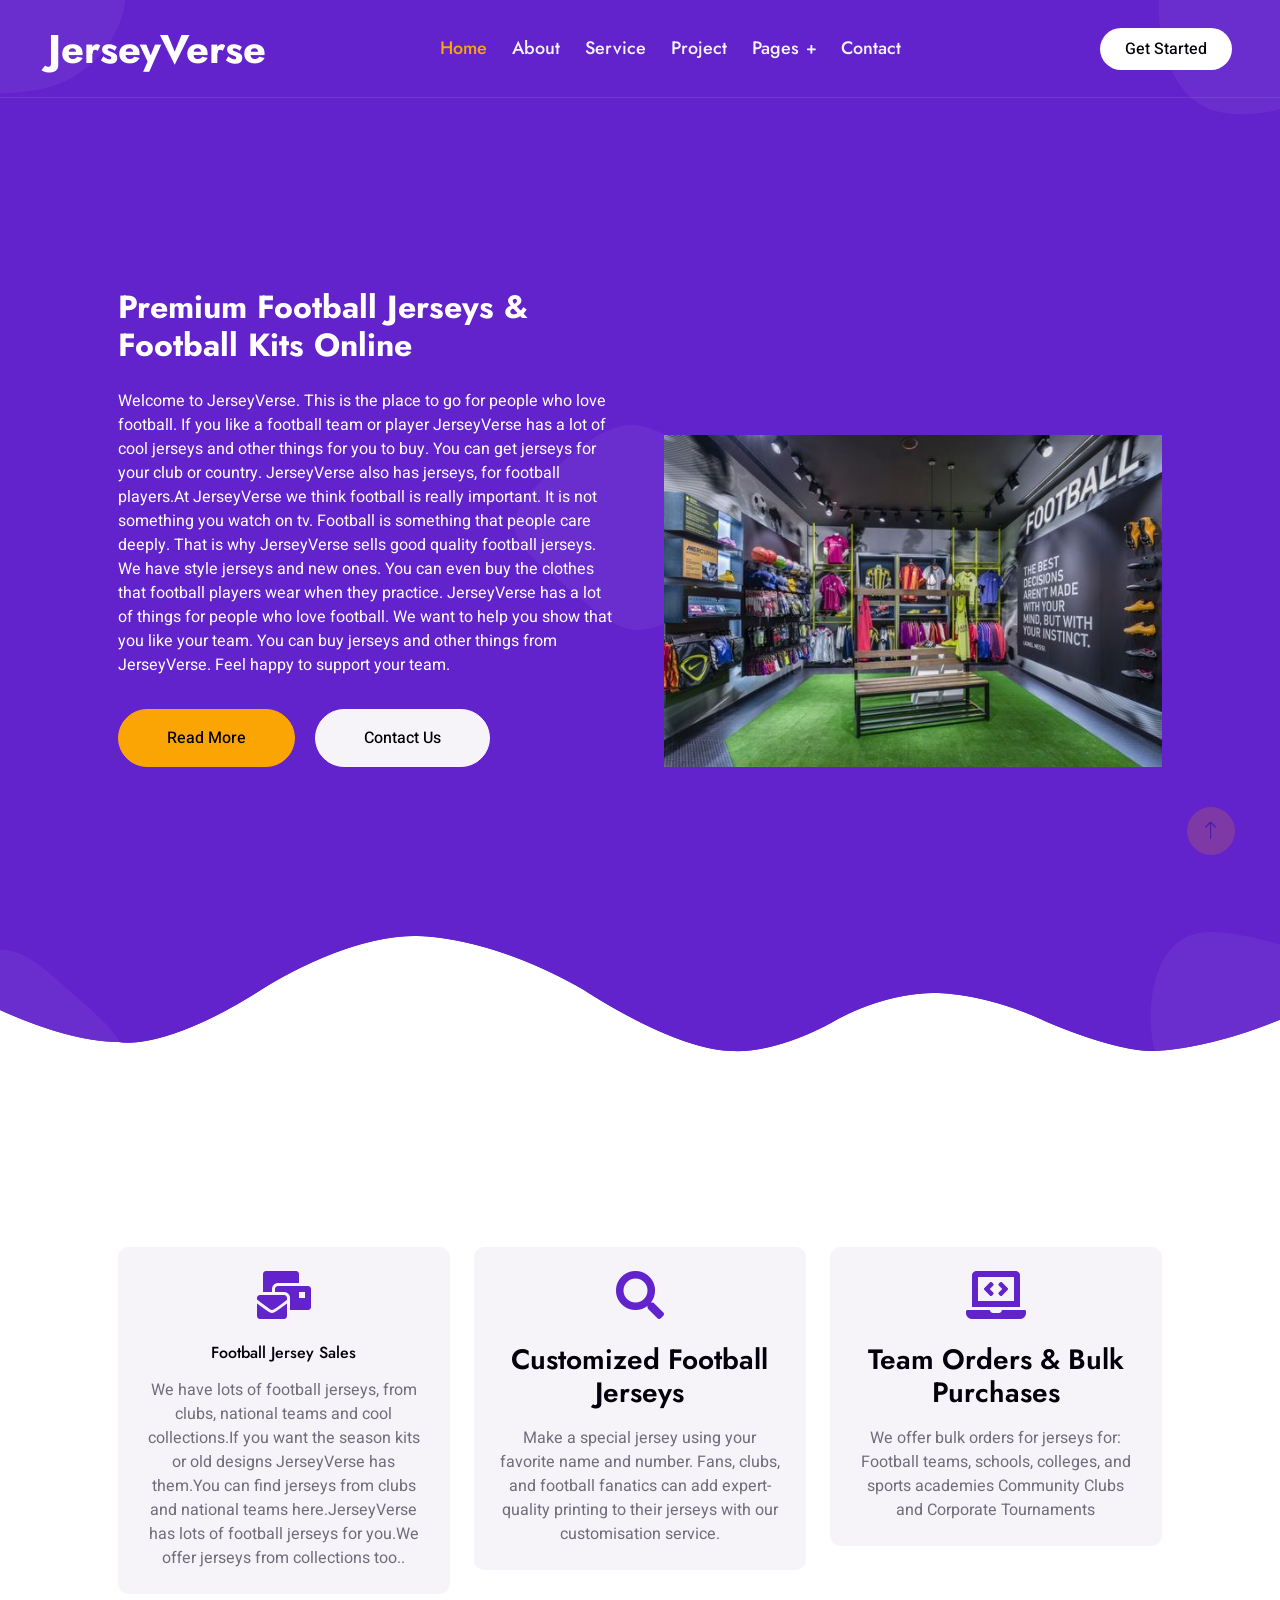
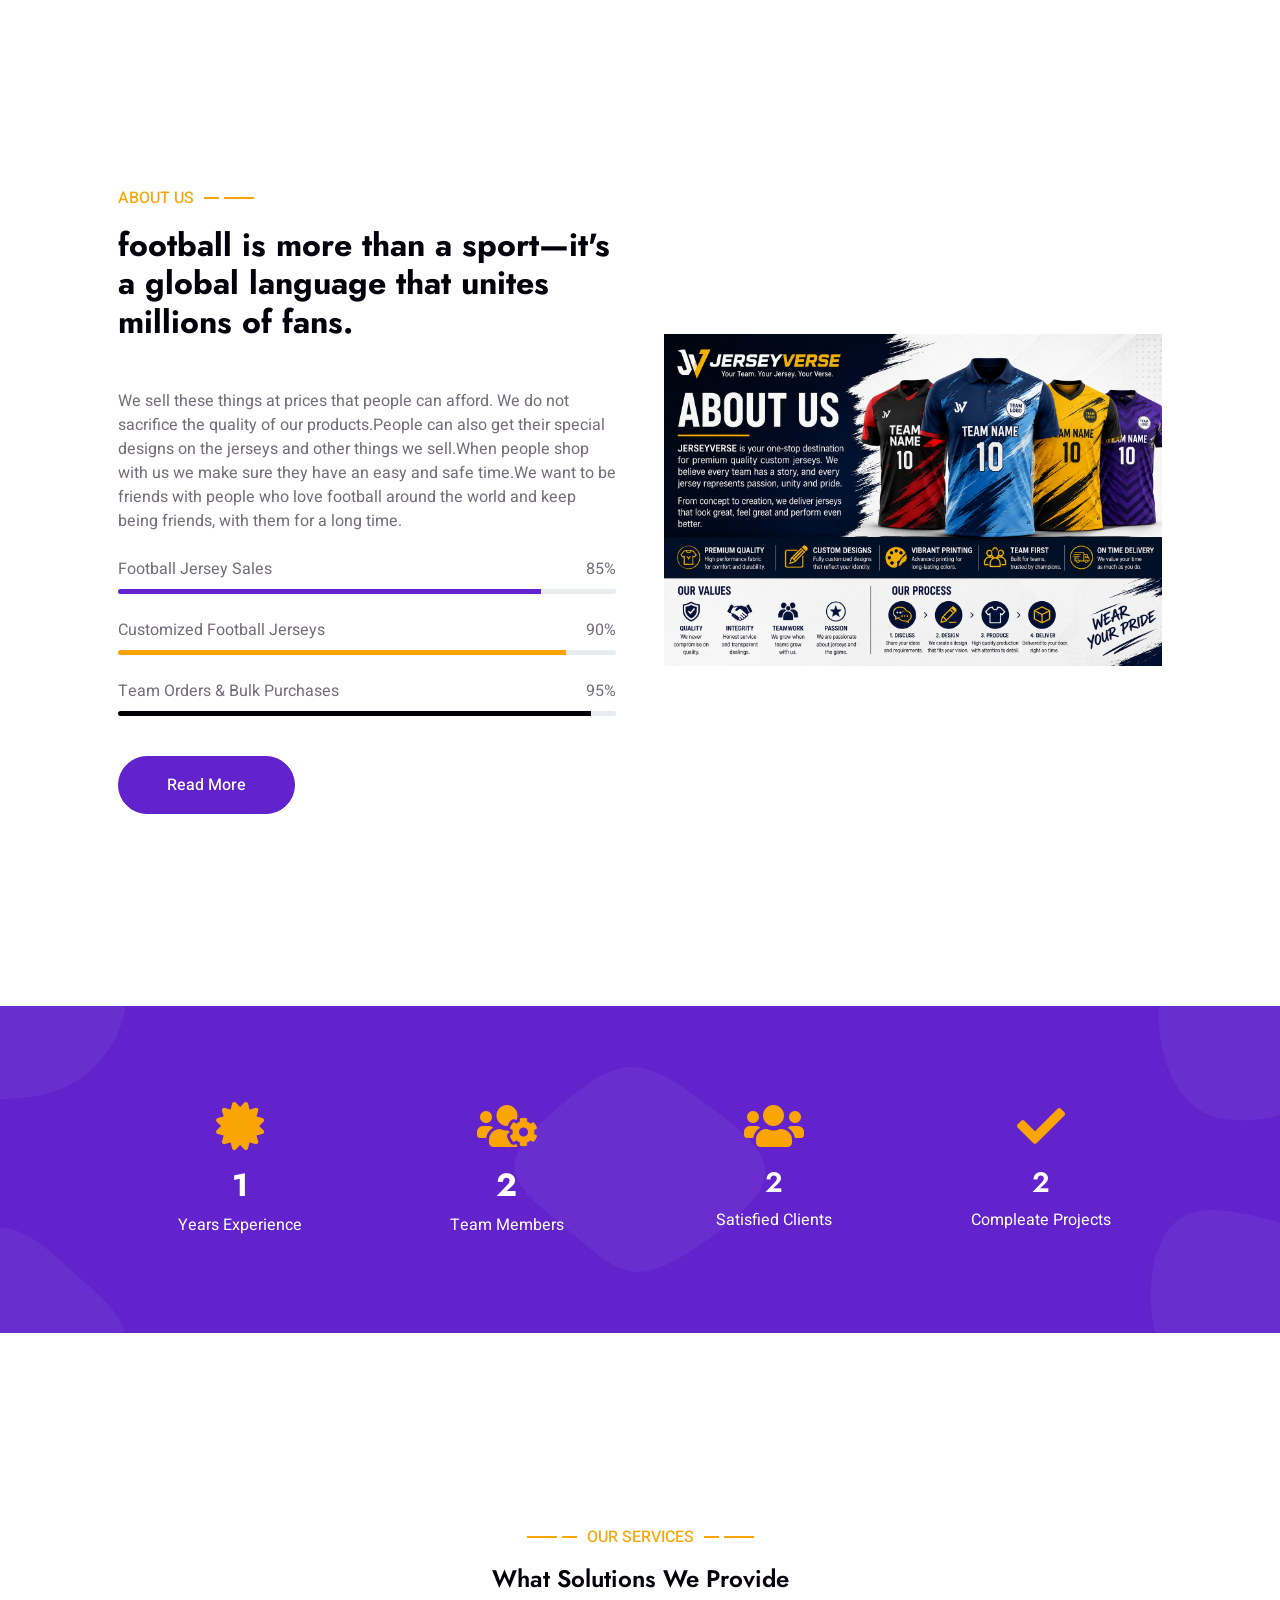
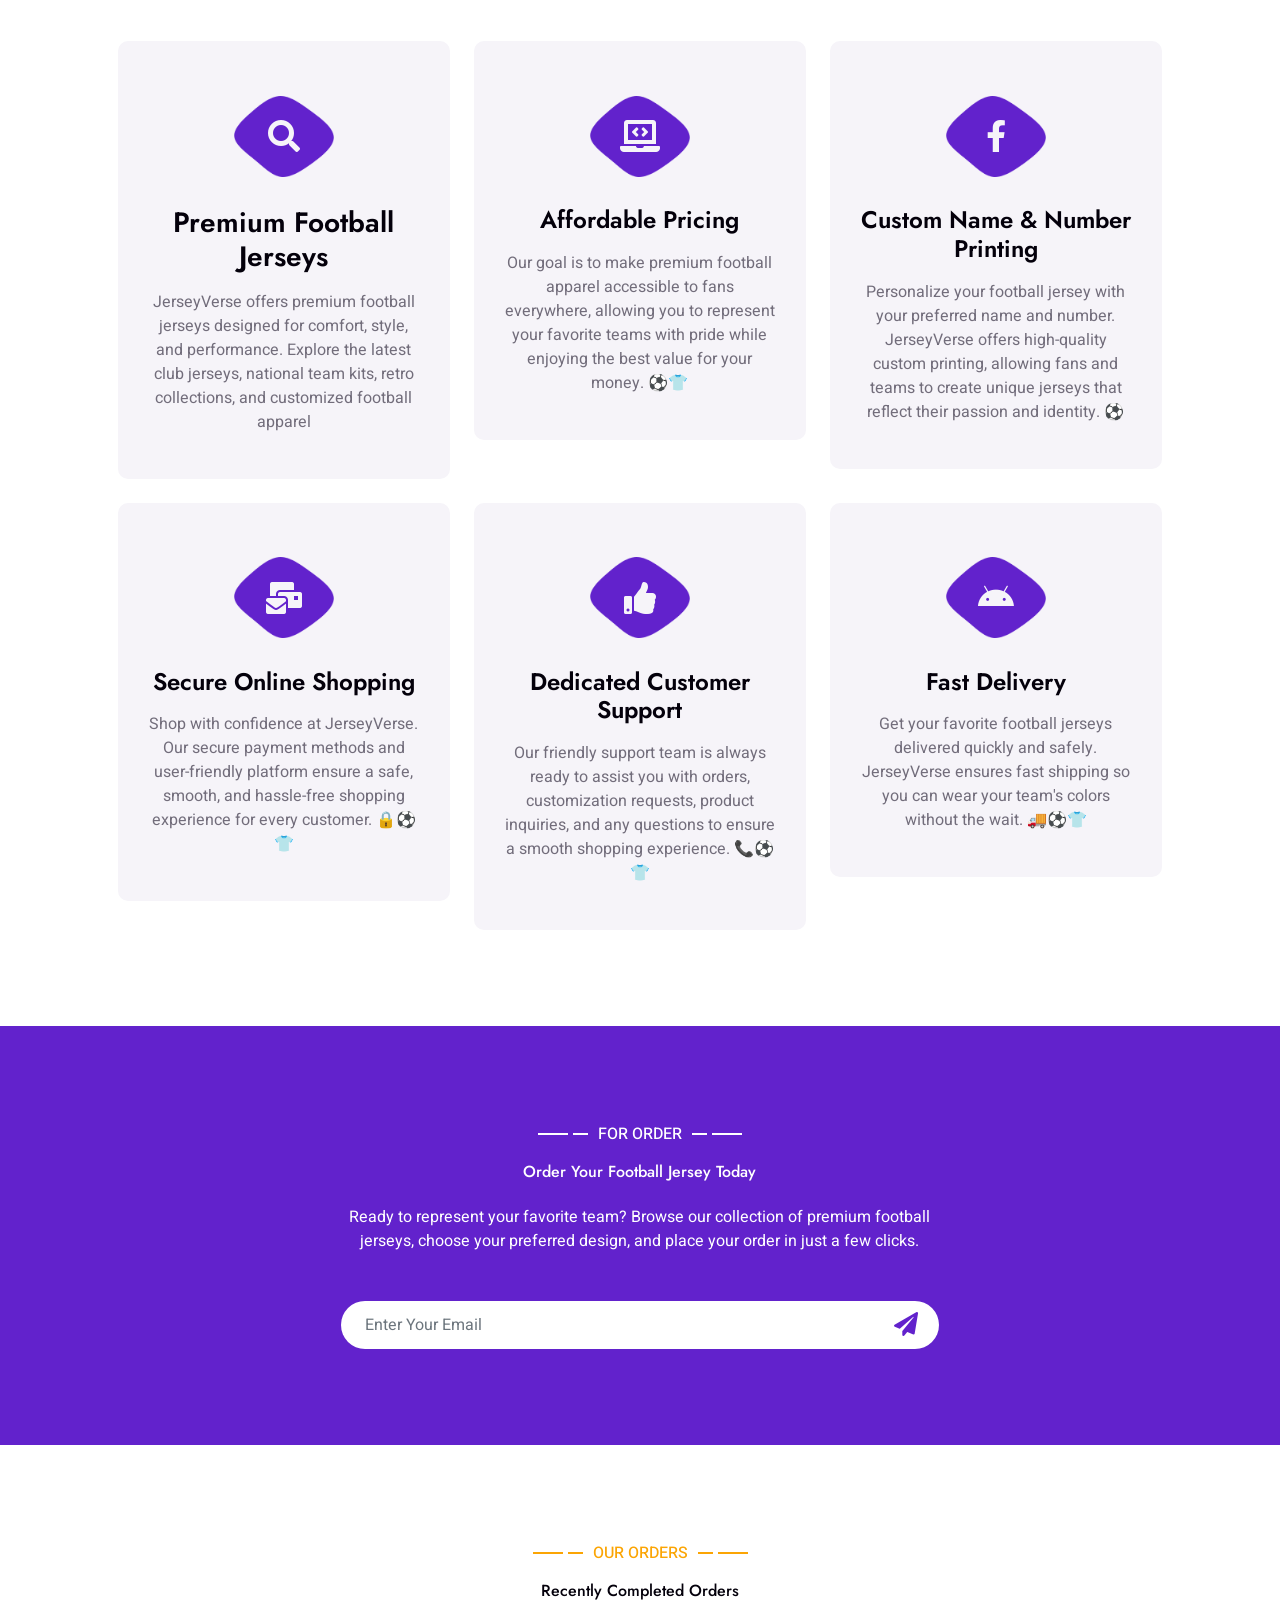
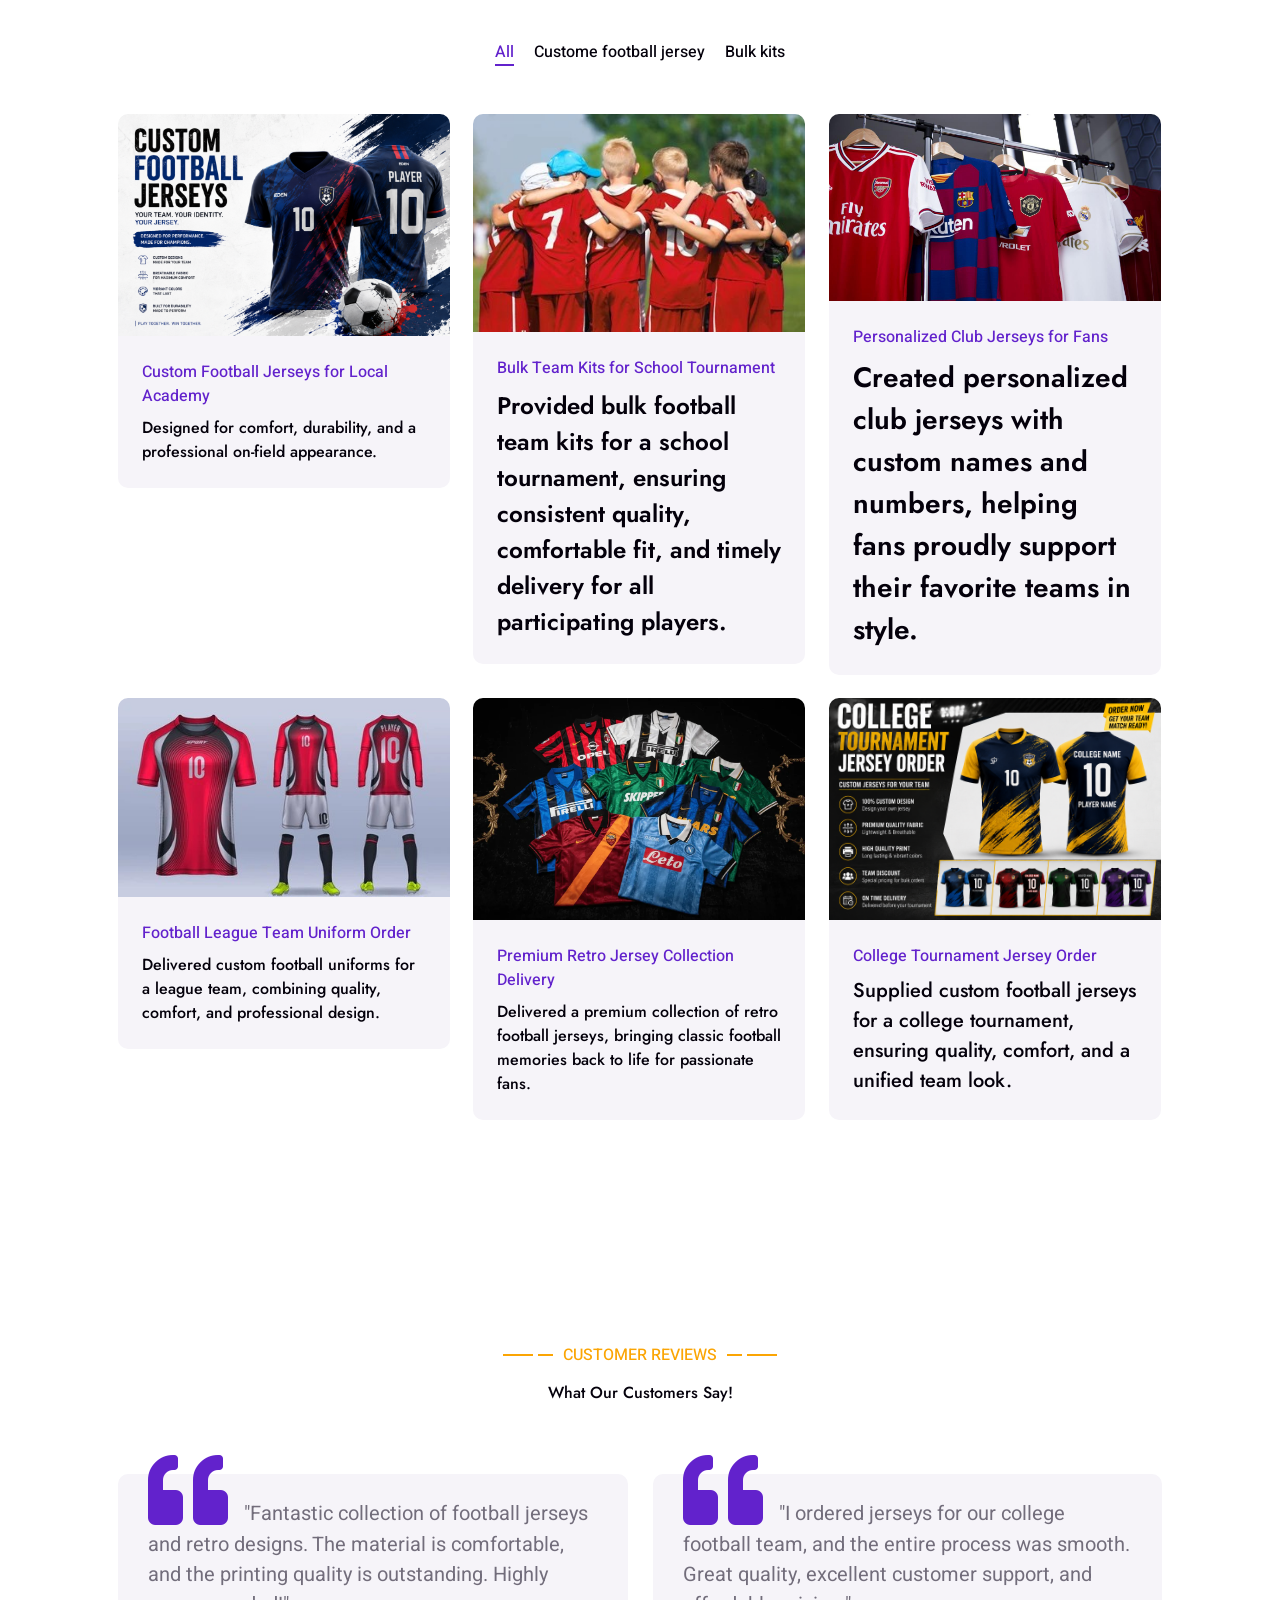
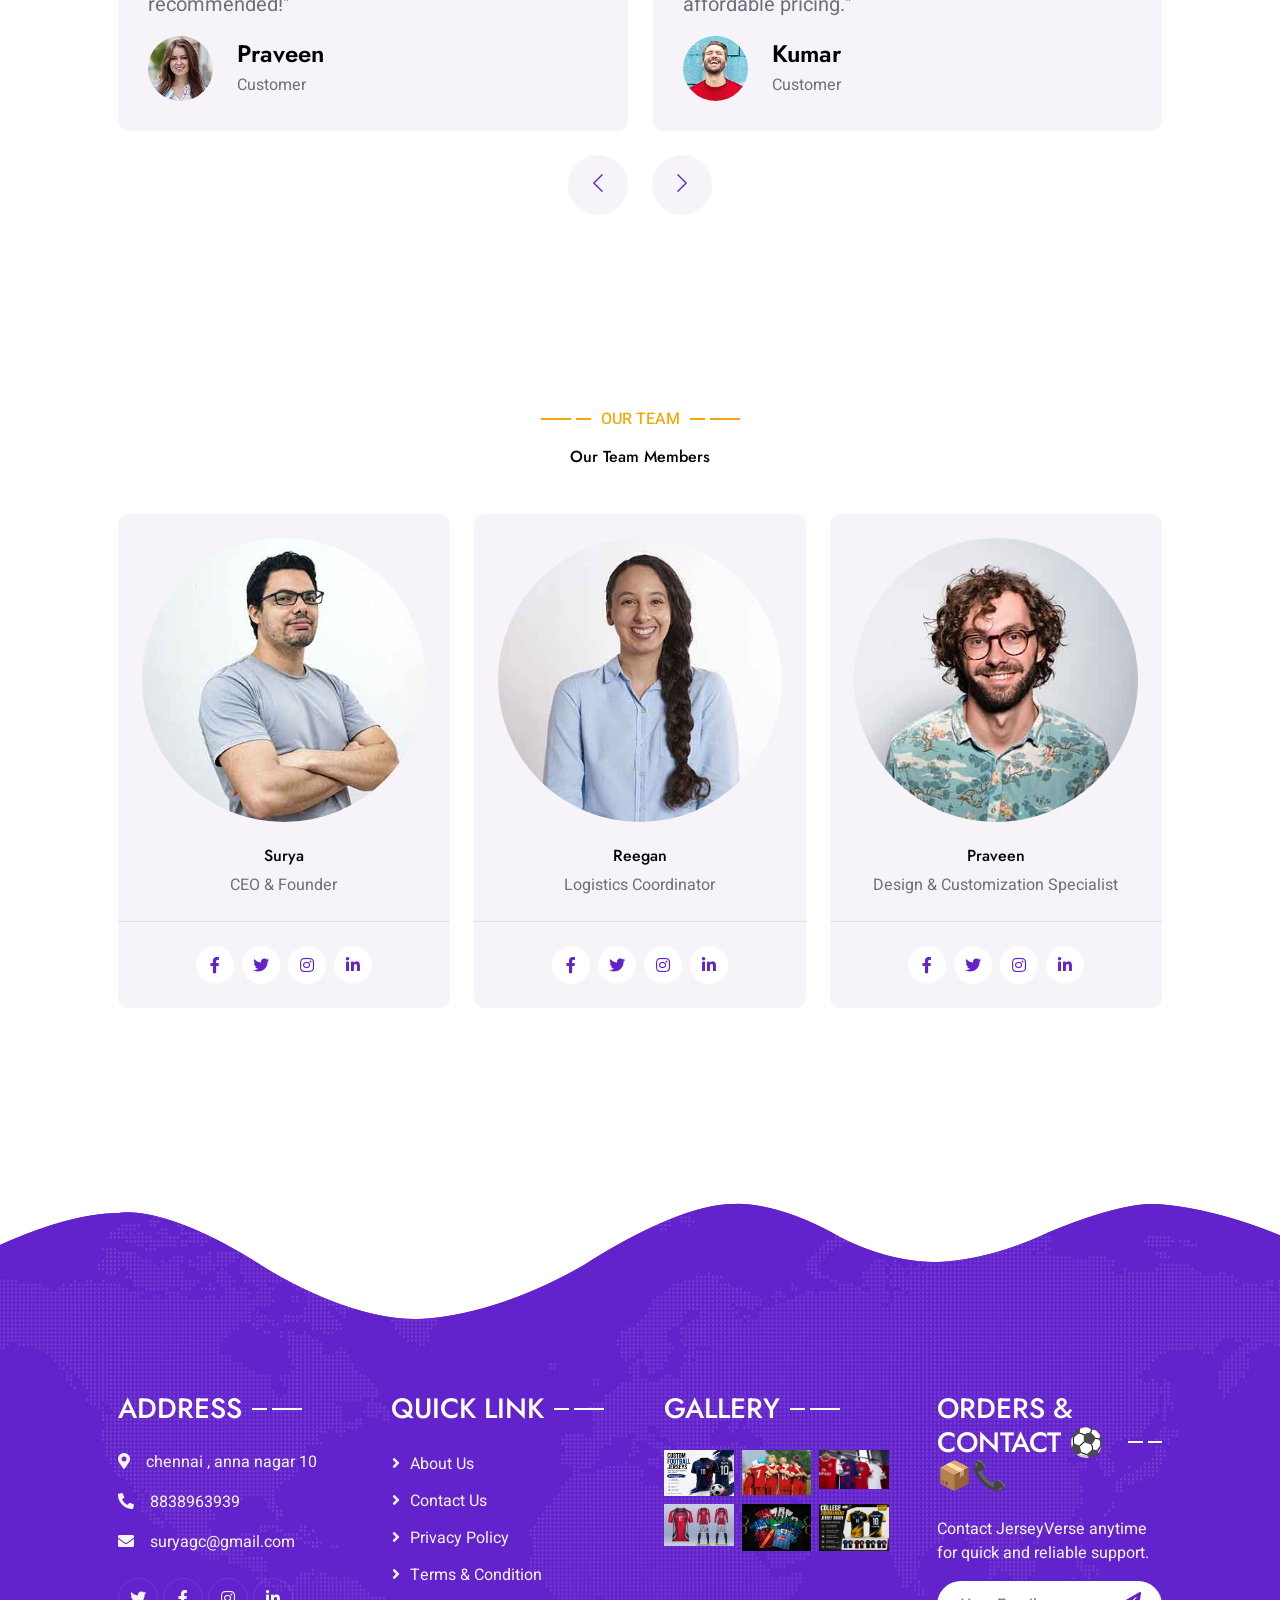
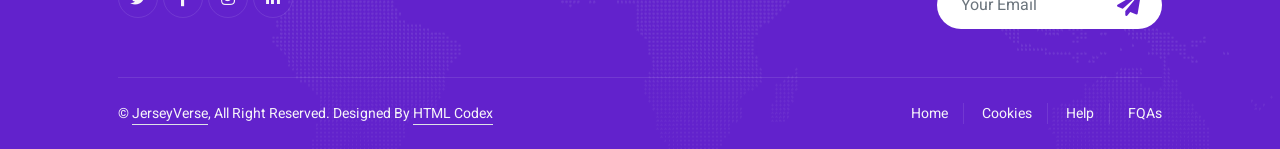
<file: index.html>
<!DOCTYPE html>
<html lang="en">

<head>
	<meta charset="utf-8">
    <title>JerseyVerse - Football Jersey Sales HTML Template</title>
    <meta content="width=device-width, initial-scale=1.0" name="viewport">
    <meta name="keywords" content="Buy custom football jerseys online,football jerseys, custom jerseys, sports jerseys, team uniforms, jersey printing, football kits, JerseyVerse">
	<meta name="description" content="Shop premium custom football jerseys, team uniforms, and sportswear at JerseyVerse. High-quality designs, affordable prices, and fast delivery.">
	<meta property="og:title" content=AI Football Jersey Sales in Chennai>
	<meta property="og:site_name" content=Football Jersey Sales>
	<meta property="og:url" content=https://www.football jerseys.in/football-jersey-shop-in-chennai/>
	<meta property="og:description" content=Jerseyverse - No.1 Football Jersey Sales Course in Chennai.>
	<meta property="og:type" content="">
	<meta property="og:image" content="">
    <meta name="author" content="JerseyVerse">
	<meta name="publisher" content="JerseyVerse">

	<script type="application/ld+json">
{
 "@context":"https://schema.org",
 "@type":"BreadcrumbList",
 "itemListElement":[
 {
 "@type":"ListItem",
 "position":1,
 "name":"Home",
 "item":"https://webpage-git-main-surya2003gc-designs-projects.vercel.app/"
 },
 {
 "@type":"ListItem",
 "position":2,
 "name":"About",
 "item":"https://webpage-git-main-surya2003gc-designs-projects.vercel.app/about.html"
 }
 ]
}
</script>

	<script type="application/ld+json">
{
 "@context":"https://schema.org/",
 "@type":"Product",
 "name":"Custom Football Jersey",
 "image":"https://yourdomain.com/images/jersey.jpg",
 "description":"Premium football jersey with customization.",
 "brand":{
 "@type":"Brand",
 "name":"JerseyVerse"
 },
 "offers":{
 "@type":"Offer",
 "price":"999",
 "priceCurrency":"INR",
 "availability":"https://schema.org/InStock"
 }
}
</script>

	<script type="application/ld+json">
{
 "@context":"https://schema.org",
 "@type":"FAQPage",
 "mainEntity":[
 {
 "@type":"Question",
 "name":"What is JerseyVerse?",
 "acceptedAnswer":{
 "@type":"Answer",
 "text":"JerseyVerse is an online football jersey store offering club jerseys, national team jerseys, retro jerseys and customized football kits."
 }
 },
 {
 "@type":"Question",
 "name":"Do you offer custom football jerseys?",
 "acceptedAnswer":{
 "@type":"Answer",
 "text":"Yes. We provide customized football jerseys with your team name, player name and jersey number."
 }
 }
 ]
}
</script>

	<script type="application/ld+json">
{
 "@context":"https://schema.org",
 "@type":"Organization",
 "name":"JerseyVerse",
 "url":"https://webpage-git-main-surya2003gc-designs-projects.vercel.app/",
 "logo":"https://webpage-git-main-surya2003gc-designs-projects.vercel.app/images/logo.png",
 "description":"JerseyVerse is an online football jersey store offering premium football jerseys, club jerseys, retro jerseys and customized team kits.",
 "sameAs":[
   "https://facebook.com/yourpage",
   "https://instagram.com/yourpage"
 ]
}
</script>

	<script type="application/ld+json">
{
 "@context":"https://schema.org",
 "@type":"WebSite",
 "url":"https://webpage-git-main-surya2003gc-designs-projects.vercel.app/",
 "name":"JerseyVerse",
 "potentialAction":{
   "@type":"SearchAction",
   "target":"https://webpage-git-main-surya2003gc-designs-projects.vercel.app/search?q={search_term_string}",
   "query-input":"required name=search_term_string"
 }
}
</script>
	
	<script type="application/ld+json">
{
  "@context": "https://schema.org",
  "@type": "Article",
  "mainEntityOfPage": {
    "@type": "WebPage",
    "@id": "https://webpage-git-main-surya2003gc-designs-projects.vercel.app/index.html"
  },
  "headline": "jerseyverse",
  "image": "",  
  "author": {
    "@type": "Person",
    "name": "surya",
    "url": "https://webpage-git-main-surya2003gc-designs-projects.vercel.app/index.html"
  },  
  "publisher": {
    "@type": "Organization",
    "name": "surya",
    "logo": {
      "@type": "ImageObject",
      "url": "https://webpage-git-main-surya2003gc-designs-projects.vercel.app/index.html"
    }
  },
  "datePublished": "2026-07-07",
  "dateModified": "2026-07-30"
}
</script>
	<script type="application/ld+json">
	</script>
	<link rel="canonical" href="https://webpage-bay-three.vercel.app/index.html">

		<!-- Google tag (gtag.js) -->
	<script async src="https://www.googletagmanager.com/gtag/js?id=G-T4HEH9N3YG"></script>
	<script>
	  window.dataLayer = window.dataLayer || [];
	  function gtag(){dataLayer.push(arguments);}
	  gtag('js', new Date());
	
	  gtag('config', 'G-T4HEH9N3YG');
	</script>

		<!-- Google Tag Manager -->
	<script>(function(w,d,s,l,i){w[l]=w[l]||[];w[l].push({'gtm.start':
	new Date().getTime(),event:'gtm.js'});var f=d.getElementsByTagName(s)[0],
	j=d.createElement(s),dl=l!='dataLayer'?'&l='+l:'';j.async=true;j.src=
	'https://www.googletagmanager.com/gtm.js?id='+i+dl;f.parentNode.insertBefore(j,f);
	})(window,document,'script','dataLayer','GTM-PSFCFCSZ');</script>
	<!-- End Google Tag Manager -->

	
    <!-- Favicon -->
    <link href="img/favicon.ico" rel="icon">

    <!-- Google Web Fonts -->
    <link rel="preconnect" href="https://fonts.googleapis.com">
    <link rel="preconnect" href="https://fonts.gstatic.com" crossorigin>
    <link href="https://fonts.googleapis.com/css2?family=Heebo:wght@400;500&family=Jost:wght@500;600;700&display=swap" rel="stylesheet"> 

    <!-- Icon Font Stylesheet -->
    <link href="https://cdnjs.cloudflare.com/ajax/libs/font-awesome/5.10.0/css/all.min.css" rel="stylesheet">
    <link href="https://cdn.jsdelivr.net/npm/bootstrap-icons@1.4.1/font/bootstrap-icons.css" rel="stylesheet">

    <!-- Libraries Stylesheet -->
    <link href="lib/animate/animate.min.css" rel="stylesheet">
    <link href="lib/owlcarousel/assets/owl.carousel.min.css" rel="stylesheet">
    <link href="lib/lightbox/css/lightbox.min.css" rel="stylesheet">

    <!-- Customized Bootstrap Stylesheet -->
    <link href="css/bootstrap.min.css" rel="stylesheet">

    <!-- Template Stylesheet -->
    <link href="css/style.css" rel="stylesheet">
</head>

<body>
		<!-- Google Tag Manager (noscript) -->
	<noscript><iframe src="https://www.googletagmanager.com/ns.html?id=GTM-PSFCFCSZ"
	height="0" width="0" style="display:none;visibility:hidden"></iframe></noscript>
	<!-- End Google Tag Manager (noscript) -->
    <div class="container-xxl bg-white p-0">
        <!-- Spinner Start -->
        <div id="spinner" class="show bg-white position-fixed translate-middle w-100 vh-100 top-50 start-50 d-flex align-items-center justify-content-center">
            <div class="spinner-grow text-primary" style="width: 3rem; height: 3rem;" role="status">
                <span class="sr-only">Loading...</span>
            </div>
        </div>
        <!-- Spinner End -->


        <!-- Navbar & Hero Start -->
        <div class="container-xxl position-relative p-0">
            <nav class="navbar navbar-expand-lg navbar-light px-4 px-lg-5 py-3 py-lg-0">
                <a href="" class="navbar-brand p-0">
                    <h1 class="m-0">JerseyVerse</h1>
                    <!-- <img src="img/logo.png" alt="Logo"> -->
                </a>
                <button class="navbar-toggler" type="button" data-bs-toggle="collapse" data-bs-target="#navbarCollapse">
                    <span class="fa fa-bars"></span>
                </button>
                <div class="collapse navbar-collapse" id="navbarCollapse">
                    <div class="navbar-nav mx-auto py-0">
                        <a href="index.html" class="nav-item nav-link active">Home</a>
                        <a href="about.html" class="nav-item nav-link">About</a>
                        <a href="service.html" class="nav-item nav-link">Service</a>
                        <a href="project.html" class="nav-item nav-link">Project</a>
                        <div class="nav-item dropdown">
                            <a href="#" class="nav-link dropdown-toggle" data-bs-toggle="dropdown">Pages</a>
                            <div class="dropdown-menu m-0">
                                <a href="team.html" class="dropdown-item">Our Team</a>
                                <a href="What Our Customers Say.html" class="dropdown-item">What Our Customers Say</a>
                                <a href="404.html" class="dropdown-item">404 Page</a>
                            </div>
                        </div>
                        <a href="contact.html" class="nav-item nav-link">Contact</a>
                    </div>
                    <a href="" class="btn rounded-pill py-2 px-4 ms-3 d-none d-lg-block">Get Started</a>
                </div>
            </nav>

            <div class="container-xxl bg-primary hero-header">
                <div class="container px-lg-5">
                    <div class="row g-5 align-items-end">
                        <div class="col-lg-6 text-center text-lg-start">
                            <h2 class="text-white mb-4 animated slideInDown">Premium Football Jerseys & Football Kits Online</h2>
                            <p class="text-white pb-3 animated slideInDown">Welcome to JerseyVerse. This is the place to go for people who love football. If you like a football team or player JerseyVerse has a lot of cool jerseys and other things for you to buy. You can get jerseys for your club or country. JerseyVerse also has jerseys, for football players.At JerseyVerse we think football is really important. It is not something you watch on tv. Football is something that people care deeply. That is why JerseyVerse sells good quality football jerseys. We have style jerseys and new ones. You can even buy the clothes that football players wear when they practice. JerseyVerse has a lot of things for people who love football. We want to help you show that you like your team. You can buy jerseys and other things from JerseyVerse. Feel happy to support your team.</p>
                            <a href="" class="btn btn-secondary py-sm-3 px-sm-5 rounded-pill me-3 animated slideInLeft">Read More</a>
                            <a href="" class="btn btn-light py-sm-3 px-sm-5 rounded-pill animated slideInRight">Contact Us</a>
                        </div>
                        <div class="col-lg-6 text-center text-lg-start">
                            <img class="img-fluid animated zoomIn" src="img/hero.png" alt="">
                        </div>
                    </div>
                </div>
            </div>
        </div>
        <!-- Navbar & Hero End -->


        <!-- Feature Start -->
        <div class="container-xxl py-5">
            <div class="container py-5 px-lg-5">
                <div class="row g-4">
                    <div class="col-lg-4 wow fadeInUp" data-wow-delay="0.1s">
                        <div class="feature-item bg-light rounded text-center p-4">
                            <i class="fa fa-3x fa-mail-bulk text-primary mb-4"></i>
                            <h6 class="mb-3">Football Jersey Sales</h6>
                            <p class="m-0">We have lots of football jerseys, from clubs, national teams and cool collections.If you want the season kits or old designs JerseyVerse has them.You can find jerseys from clubs and national teams here.JerseyVerse has lots of football jerseys for you.We offer jerseys from collections too..</p>
                        </div>
                    </div>
                    <div class="col-lg-4 wow fadeInUp" data-wow-delay="0.3s">
                        <div class="feature-item bg-light rounded text-center p-4">
                            <i class="fa fa-3x fa-search text-primary mb-4"></i>
                            <h3 class="mb-3">Customized Football Jerseys</h3>
                            <p class="m-0">Make a special jersey using your favorite name and number. Fans, clubs, and football fanatics can add expert-quality printing to their jerseys with our customisation service.</p>
                        </div>
                    </div>
                    <div class="col-lg-4 wow fadeInUp" data-wow-delay="0.5s">
                        <div class="feature-item bg-light rounded text-center p-4">
                            <i class="fa fa-3x fa-laptop-code text-primary mb-4"></i>
                            <h3 class="mb-3">Team Orders & Bulk Purchases</h3>
                            <p class="m-0">We offer bulk orders for jerseys for: Football teams, schools, colleges, and sports academies Community Clubs and Corporate Tournaments</p>
                        </div>
                    </div>
                </div>
            </div>
        </div>
        <!-- Feature End -->


        <!-- About Start -->
        <div class="container-xxl py-5">
            <div class="container py-5 px-lg-5">
                <div class="row g-5 align-items-center">
                    <div class="col-lg-6 wow fadeInUp" data-wow-delay="0.1s">
                        <p class="section-title text-secondary">About Us<span></span></p>
                        <h2 class="mb-5"> football is more than a sport—it's a global language that unites millions of fans.</h2>
                        <p class="mb-4">We sell these things at prices that people can afford. We do not sacrifice the quality of our products.People can also get their special designs on the jerseys and other things we sell.When people shop with us we make sure they have an easy and safe time.We want to be friends with people who love football around the world and keep being friends, with them for a long time.</p>
                        <div class="skill mb-4">
                            <div class="d-flex justify-content-between">
                                <p class="mb-2">Football Jersey Sales</p>
                                <p class="mb-2">85%</p>
                            </div>
                            <div class="progress">
                                <div class="progress-bar bg-primary" role="progressbar" aria-valuenow="85" aria-valuemin="0" aria-valuemax="100"></div>
                            </div>
                        </div>
                        <div class="skill mb-4">
                            <div class="d-flex justify-content-between">
                                <p class="mb-2">Customized Football Jerseys</p>
                                <p class="mb-2">90%</p>
                            </div>
                            <div class="progress">
                                <div class="progress-bar bg-secondary" role="progressbar" aria-valuenow="90" aria-valuemin="0" aria-valuemax="100"></div>
                            </div>
                        </div>
                        <div class="skill mb-4">
                            <div class="d-flex justify-content-between">
                                <p class="mb-2">Team Orders & Bulk Purchases</p>
                                <p class="mb-2">95%</p>
                            </div>
                            <div class="progress">
                                <div class="progress-bar bg-dark" role="progressbar" aria-valuenow="95" aria-valuemin="0" aria-valuemax="100"></div>
                            </div>
                        </div>
                        <a href="" class="btn btn-primary py-sm-3 px-sm-5 rounded-pill mt-3">Read More</a>
                    </div>
                    <div class="col-lg-6">
                        <img class="img-fluid wow zoomIn" data-wow-delay="0.5s" src="img/about.png">
                    </div>
                </div>
            </div>
        </div>
        <!-- About End -->


        <!-- Facts Start -->
        <div class="container-xxl bg-primary fact py-5 wow fadeInUp" data-wow-delay="0.1s">
            <div class="container py-5 px-lg-5">
                <div class="row g-4">
                    <div class="col-md-6 col-lg-3 text-center wow fadeIn" data-wow-delay="0.1s">
                        <i class="fa fa-certificate fa-3x text-secondary mb-3"></i>
                        <h2 class="text-white mb-2" data-toggle="counter-up">1</h2>
                        <p class="text-white mb-0">Years Experience</p>
                    </div>
                    <div class="col-md-6 col-lg-3 text-center wow fadeIn" data-wow-delay="0.3s">
                        <i class="fa fa-users-cog fa-3x text-secondary mb-3"></i>
                        <h2 class="text-white mb-2" data-toggle="counter-up">4</h2>
                        <p class="text-white mb-0">Team Members</p>
                    </div>
                    <div class="col-md-6 col-lg-3 text-center wow fadeIn" data-wow-delay="0.5s">
                        <i class="fa fa-users fa-3x text-secondary mb-3"></i>
                        <h3 class="text-white mb-2" data-toggle="counter-up">4</h3>
                        <p class="text-white mb-0">Satisfied Clients</p>
                    </div>
                    <div class="col-md-6 col-lg-3 text-center wow fadeIn" data-wow-delay="0.7s">
                        <i class="fa fa-check fa-3x text-secondary mb-3"></i>
                        <h3 class="text-white mb-2" data-toggle="counter-up">4</h3>
                        <p class="text-white mb-0">Compleate Projects</p>
                    </div>
                </div>
            </div>
        </div>
        <!-- Facts End -->


        <!-- Service Start -->
        <div class="container-xxl py-5">
            <div class="container py-5 px-lg-5">
                <div class="wow fadeInUp" data-wow-delay="0.1s">
                    <p class="section-title text-secondary justify-content-center"><span></span>Our Services<span></span></p>
                    <h4 class="text-center mb-5">What Solutions We Provide</h4>
                </div>
                <div class="row g-4">
                    <div class="col-lg-4 col-md-6 wow fadeInUp" data-wow-delay="0.1s">
                        <div class="service-item d-flex flex-column text-center rounded">
                            <div class="service-icon flex-shrink-0">
                                <i class="fa fa-search fa-2x"></i>
                            </div>
                            <h3 class="mb-3">Premium Football Jerseys</h3>
                            <p class="m-0">JerseyVerse offers premium football jerseys designed for comfort, style, and performance. Explore the latest club jerseys, national team kits, retro collections, and customized football apparel</p>
                            <a class="btn btn-square" href=""><i class="fa fa-arrow-right"></i></a>
                        </div>
                    </div>
                    <div class="col-lg-4 col-md-6 wow fadeInUp" data-wow-delay="0.3s">
                        <div class="service-item d-flex flex-column text-center rounded">
                            <div class="service-icon flex-shrink-0">
                                <i class="fa fa-laptop-code fa-2x"></i>
                            </div>
                            <h4 class="mb-3">Affordable Pricing</h4>
                            <p class="m-0">Our goal is to make premium football apparel accessible to fans everywhere, allowing you to represent your favorite teams with pride while enjoying the best value for your money. ⚽👕</p>
                            <a class="btn btn-square" href=""><i class="fa fa-arrow-right"></i></a>
                        </div>
                    </div>
                    <div class="col-lg-4 col-md-6 wow fadeInUp" data-wow-delay="0.5s">
                        <div class="service-item d-flex flex-column text-center rounded">
                            <div class="service-icon flex-shrink-0">
                                <i class="fab fa-facebook-f fa-2x"></i>
                            </div>
                            <h4 class="mb-3">Custom Name & Number Printing</h4>
                            <p class="m-0">Personalize your football jersey with your preferred name and number. JerseyVerse offers high-quality custom printing, allowing fans and teams to create unique jerseys that reflect their passion and identity. ⚽</p>
                            <a class="btn btn-square" href=""><i class="fa fa-arrow-right"></i></a>
                        </div>
                    </div>
                    <div class="col-lg-4 col-md-6 wow fadeInUp" data-wow-delay="0.1s">
                        <div class="service-item d-flex flex-column text-center rounded">
                            <div class="service-icon flex-shrink-0">
                                <i class="fa fa-mail-bulk fa-2x"></i>
                            </div>
                            <h4 class="mb-3">Secure Online Shopping</h4>
                            <p class="m-0">Shop with confidence at JerseyVerse. Our secure payment methods and user-friendly platform ensure a safe, smooth, and hassle-free shopping experience for every customer. 🔒⚽👕</p>
                            <a class="btn btn-square" href=""><i class="fa fa-arrow-right"></i></a>
                        </div>
                    </div>
                    <div class="col-lg-4 col-md-6 wow fadeInUp" data-wow-delay="0.3s">
                        <div class="service-item d-flex flex-column text-center rounded">
                            <div class="service-icon flex-shrink-0">
                                <i class="fa fa-thumbs-up fa-2x"></i>
                            </div>
                            <h4 class="mb-3">Dedicated Customer Support</h4>
                            <p class="m-0">Our friendly support team is always ready to assist you with orders, customization requests, product inquiries, and any questions to ensure a smooth shopping experience. 📞⚽👕</p>
                            <a class="btn btn-square" href=""><i class="fa fa-arrow-right"></i></a>
                        </div>
                    </div>
                    <div class="col-lg-4 col-md-6 wow fadeInUp" data-wow-delay="0.5s">
                        <div class="service-item d-flex flex-column text-center rounded">
                            <div class="service-icon flex-shrink-0">
                                <i class="fab fa-android fa-2x"></i>
                            </div>
                            <h4 class="mb-3">Fast Delivery</h4>
                            <p class="m-0">Get your favorite football jerseys delivered quickly and safely. JerseyVerse ensures fast shipping so you can wear your team's colors without the wait. 🚚⚽👕</p>
                            <a class="btn btn-square" href=""><i class="fa fa-arrow-right"></i></a>
                        </div>
                    </div>
                </div>
            </div>
        </div>
        <!-- Service End -->


        <!-- For Order Start -->
        <div class="container-xxl bg-primary For Order py-5 wow fadeInUp" data-wow-delay="0.1s">
            <div class="container py-5 px-lg-5">
                <div class="row justify-content-center">
                    <div class="col-lg-7 text-center">
                        <p class="section-title text-white justify-content-center"><span></span>For Order<span></span></p>
                        <h6 class="text-center text-white mb-4">Order Your Football Jersey Today</h6>
                        <p class="text-white mb-5">Ready to represent your favorite team? Browse our collection of premium football jerseys, choose your preferred design, and place your order in just a few clicks.</p>
                        <div class="position-relative w-100 mt-3">
                            <input class="form-control border-0 rounded-pill w-100 ps-4 pe-5" type="text" placeholder="Enter Your Email" style="height: 48px;">
                            <button type="button" class="btn shadow-none position-absolute top-0 end-0 mt-1 me-2"><i class="fa fa-paper-plane text-primary fs-4"></i></button>
                        </div>
                    </div>
                </div>
            </div>
        </div>
        <!-- For Order End -->


        <!-- Projects Start -->
        <div class="container-xxl py-5">
            <div class="container py-5 px-lg-5">
                <div class="wow fadeInUp" data-wow-delay="0.1s">
                    <p class="section-title text-secondary justify-content-center"><span></span>Our Orders<span></span></p>
                    <h6 class="text-center mb-5">Recently Completed Orders</h6>
                </div>
                <div class="row mt-n2 wow fadeInUp" data-wow-delay="0.3s">
                    <div class="col-12 text-center">
                        <ul class="list-inline mb-5" id="portfolio-flters">
                            <li class="mx-2 active" data-filter="*">All</li>
                            <li class="mx-2" data-filter=".first">Custome football jersey</li>
                            <li class="mx-2" data-filter=".second">Bulk kits</li>
                        </ul>
                    </div>
                </div>
                <div class="row g-4 portfolio-container">
                    <div class="col-lg-4 col-md-6 portfolio-item first wow fadeInUp" data-wow-delay="0.1s">
                        <div class="rounded overflow-hidden">
                            <div class="position-relative overflow-hidden">
                                <img class="img-fluid w-100" src="img/portfolio-1.jpg" alt="">
                                <div class="portfolio-overlay">
                                    <a class="btn btn-square btn-outline-light mx-1" href="img/portfolio-1.jpg" data-lightbox="portfolio"><i class="fa fa-eye"></i></a>
                                    <a class="btn btn-square btn-outline-light mx-1" href=""><i class="fa fa-link"></i></a>
                                </div>
                            </div>
                            <div class="bg-light p-4">
                                <p class="text-primary fw-medium mb-2">Custom Football Jerseys for Local Academy</p>
                                <h6 class="lh-base mb-0">Designed for comfort, durability, and a professional on-field appearance.</a>
                            </div>
                        </div>
                    </div>
                    <div class="col-lg-4 col-md-6 portfolio-item second wow fadeInUp" data-wow-delay="0.3s">
                        <div class="rounded overflow-hidden">
                            <div class="position-relative overflow-hidden">
                                <img class="img-fluid w-100" src="img/portfolio-2.jpg" alt="">
                                <div class="portfolio-overlay">
                                    <a class="btn btn-square btn-outline-light mx-1" href="img/portfolio-2.jpg" data-lightbox="portfolio"><i class="fa fa-eye"></i></a>
                                    <a class="btn btn-square btn-outline-light mx-1" href=""><i class="fa fa-link"></i></a>
                                </div>
                            </div>
                            <div class="bg-light p-4">
                                <p class="text-primary fw-medium mb-2">Bulk Team Kits for School Tournament</p>
                                <h4 class="lh-base mb-0">Provided bulk football team kits for a school tournament, ensuring consistent quality, comfortable fit, and timely delivery for all participating players.</a>
                            </div>
                        </div>
                    </div>
                    <div class="col-lg-4 col-md-6 portfolio-item first wow fadeInUp" data-wow-delay="0.5s">
                        <div class="rounded overflow-hidden">
                            <div class="position-relative overflow-hidden">
                                <img class="img-fluid w-100" src="img/portfolio-3.jpg" alt="">
                                <div class="portfolio-overlay">
                                    <a class="btn btn-square btn-outline-light mx-1" href="img/portfolio-3.jpg" data-lightbox="portfolio"><i class="fa fa-eye"></i></a>
                                    <a class="btn btn-square btn-outline-light mx-1" href=""><i class="fa fa-link"></i></a>
                                </div>
                            </div>
                            <div class="bg-light p-4">
                                <p class="text-primary fw-medium mb-2">Personalized Club Jerseys for Fans</p>
                                <h3 class="lh-base mb-0">Created personalized club jerseys with custom names and numbers, helping fans proudly support their favorite teams in style.</a>
                            </div>
                        </div>
                    </div>
                    <div class="col-lg-4 col-md-6 portfolio-item second wow fadeInUp" data-wow-delay="0.1s">
                        <div class="rounded overflow-hidden">
                            <div class="position-relative overflow-hidden">
                                <img class="img-fluid w-100" src="img/portfolio-4.jpg" alt="">
                                <div class="portfolio-overlay">
                                    <a class="btn btn-square btn-outline-light mx-1" href="img/portfolio-4.jpg" data-lightbox="portfolio"><i class="fa fa-eye"></i></a>
                                    <a class="btn btn-square btn-outline-light mx-1" href=""><i class="fa fa-link"></i></a>
                                </div>
                            </div>
                            <div class="bg-light p-4">
                                <p class="text-primary fw-medium mb-2">Football League Team Uniform Order</p>
                                <h6 class="lh-base mb-0">Delivered custom football uniforms for a league team, combining quality, comfort, and professional design.
</a>
                            </div>
                        </div>
                    </div>
                    <div class="col-lg-4 col-md-6 portfolio-item first wow fadeInUp" data-wow-delay="0.3s">
                        <div class="rounded overflow-hidden">
                            <div class="position-relative overflow-hidden">
                                <img class="img-fluid w-100" src="img/portfolio-5.jpg" alt="">
                                <div class="portfolio-overlay">
                                    <a class="btn btn-square btn-outline-light mx-1" href="img/portfolio-5.jpg" data-lightbox="portfolio"><i class="fa fa-eye"></i></a>
                                    <a class="btn btn-square btn-outline-light mx-1" href=""><i class="fa fa-link"></i></a>
                                </div>
                            </div>
                            <div class="bg-light p-4">
                                <p class="text-primary fw-medium mb-2">Premium Retro Jersey Collection Delivery</p>
                                <h6 class="lh-base mb-0">Delivered a premium collection of retro football jerseys, bringing classic football memories back to life for passionate fans.
</a>
                            </div>
                        </div>
                    </div>
                    <div class="col-lg-4 col-md-6 portfolio-item second wow fadeInUp" data-wow-delay="0.5s">
                        <div class="rounded overflow-hidden">
                            <div class="position-relative overflow-hidden">
                                <img class="img-fluid w-100" src="img/portfolio-6.jpg" alt="">
                                <div class="portfolio-overlay">
                                    <a class="btn btn-square btn-outline-light mx-1" href="img/portfolio-6.jpg" data-lightbox="portfolio"><i class="fa fa-eye"></i></a>
                                    <a class="btn btn-square btn-outline-light mx-1" href=""><i class="fa fa-link"></i></a>
                                </div>
                            </div>
                            <div class="bg-light p-4">
                                <p class="text-primary fw-medium mb-2">College Tournament Jersey Order</p>
                                <h5 class="lh-base mb-0">Supplied custom football jerseys for a college tournament, ensuring quality, comfort, and a unified team look.
</a>
                            </div>
                        </div>
                    </div>
                </div>
            </div>
        </div>
        <!-- Projects End -->


            <!-- Testimonial Start -->
	        <div class="container-xxl py-5 wow fadeInUp" data-wow-delay="0.1s">
	            <div class="container py-5 px-lg-5">
	                <p class="section-title text-secondary justify-content-center"><span></span>Customer Reviews<span></span></p>
	                <h6 class="text-center mb-5">What Our Customers Say!</h6>
	                <div class="owl-carousel testimonial-carousel">
	                    <div class="testimonial-item bg-light rounded my-4">
	                        <p class="fs-5"><i class="fa fa-quote-left fa-4x text-primary mt-n4 me-3"></i>"Fantastic collection of football jerseys and retro designs. The material is comfortable, and the printing quality is outstanding. Highly recommended!"</p>
	                        <div class="d-flex align-items-center">
	                            <img class="img-fluid flex-shrink-0 rounded-circle" src="img/testimonial-1.jpg" style="width: 65px; height: 65px;">
	                            <div class="ps-4">
	                                <h4 class="mb-1">Praveen</h4>
	                                <span>Customer</span>
	                            </div>
	                        </div>
	                    </div>
	                    <div class="testimonial-item bg-light rounded my-4">
	                        <p class="fs-5"><i class="fa fa-quote-left fa-4x text-primary mt-n4 me-3"></i>"I ordered jerseys for our college football team, and the entire process was smooth. Great quality, excellent customer support, and affordable pricing."</p>
	                        <div class="d-flex align-items-center">
	                            <img class="img-fluid flex-shrink-0 rounded-circle" src="img/testimonial-2.jpg" style="width: 65px; height: 65px;">
	                            <div class="ps-4">
	                                <h4 class="mb-1">Kumar</h4>
	                                <span>Customer</span>
	                            </div>
	                        </div>
	                    </div>
	                    <div class="testimonial-item bg-light rounded my-4">
	                        <p class="fs-5"><i class="fa fa-quote-left fa-4x text-primary mt-n4 me-3"></i>"The quality of the jersey exceeded my expectations. The customization was perfect, and the delivery was fast. JerseyVerse is now my go-to store for football jerseys!"</p>
	                        <div class="d-flex align-items-center">
	                            <img class="img-fluid flex-shrink-0 rounded-circle" src="img/hero.png" style="width: 65px; height: 65px;">
	                            <div class="ps-4">
	                                <h4 class="mb-1">Reegan</h4>
	                                <span>Customer</span>
                            </div>
                        </div>
                    </div>
                </div>
            </div>
        </div>
        <!-- Testimonial End -->


        <!-- Team Start -->
        <div class="container-xxl py-5">
            <div class="container py-5 px-lg-5">
                <div class="wow fadeInUp" data-wow-delay="0.1s">
                    <p class="section-title text-secondary justify-content-center"><span></span>Our Team<span></span></p>
                    <h6 class="text-center mb-5">Our Team Members</h6>
                </div>
                <div class="row g-4">
                    <div class="col-lg-4 col-md-6 wow fadeInUp" data-wow-delay="0.1s">
                        <div class="team-item bg-light rounded">
                            <div class="text-center border-bottom p-4">
                                <img class="img-fluid rounded-circle mb-4" src="img/team-1.jpg" alt="">
                                <h6>Surya</h6>
                                <span>CEO & Founder</span>
                            </div>
                            <div class="d-flex justify-content-center p-4">
                                <a class="btn btn-square mx-1" href=""><i class="fab fa-facebook-f"></i></a>
                                <a class="btn btn-square mx-1" href=""><i class="fab fa-twitter"></i></a>
                                <a class="btn btn-square mx-1" href=""><i class="fab fa-instagram"></i></a>
                                <a class="btn btn-square mx-1" href=""><i class="fab fa-linkedin-in"></i></a>
                            </div>
                        </div>
                    </div>
                    <div class="col-lg-4 col-md-6 wow fadeInUp" data-wow-delay="0.3s">
                        <div class="team-item bg-light rounded">
                            <div class="text-center border-bottom p-4">
                                <img class="img-fluid rounded-circle mb-4" src="img/team-2.jpg" alt="">
                                <h6>Reegan</h6>
                                <span>Logistics Coordinator</span>
                            </div>
                            <div class="d-flex justify-content-center p-4">
                                <a class="btn btn-square mx-1" href=""><i class="fab fa-facebook-f"></i></a>
                                <a class="btn btn-square mx-1" href=""><i class="fab fa-twitter"></i></a>
                                <a class="btn btn-square mx-1" href=""><i class="fab fa-instagram"></i></a>
                                <a class="btn btn-square mx-1" href=""><i class="fab fa-linkedin-in"></i></a>
                            </div>
                        </div>
                    </div>
                    <div class="col-lg-4 col-md-6 wow fadeInUp" data-wow-delay="0.5s">
                        <div class="team-item bg-light rounded">
                            <div class="text-center border-bottom p-4">
                                <img class="img-fluid rounded-circle mb-4" src="img/team-3.jpg" alt="">
                                <h6>Praveen</h6>
                                <span>Design & Customization Specialist</span>
                            </div>
                            <div class="d-flex justify-content-center p-4">
                                <a class="btn btn-square mx-1" href=""><i class="fab fa-facebook-f"></i></a>
                                <a class="btn btn-square mx-1" href=""><i class="fab fa-twitter"></i></a>
                                <a class="btn btn-square mx-1" href=""><i class="fab fa-instagram"></i></a>
                                <a class="btn btn-square mx-1" href=""><i class="fab fa-linkedin-in"></i></a>
                            </div>
                        </div>
                    </div>
                </div>
            </div>
        </div>
        <!-- Team End -->
        

        <!-- Footer Start -->
        <div class="container-fluid bg-primary text-light footer wow fadeIn" data-wow-delay="0.1s">
            <div class="container py-5 px-lg-5">
                <div class="row g-5">
                    <div class="col-md-6 col-lg-3">
                        <p class="section-title text-white h3 mb-4">Address<span></span></p>
                        <p><i class="fa fa-map-marker-alt me-3"></i>chennai , anna nagar 10</p>
                        <p><i class="fa fa-phone-alt me-3"></i>8838963939</p>
                        <p><i class="fa fa-envelope me-3"></i>suryagc@gmail.com</p>
                        <div class="d-flex pt-2">
                            <a class="btn btn-outline-light btn-social" href=""><i class="fab fa-twitter"></i></a>
                            <a class="btn btn-outline-light btn-social" href=""><i class="fab fa-facebook-f"></i></a>
                            <a class="btn btn-outline-light btn-social" href=""><i class="fab fa-instagram"></i></a>
                            <a class="btn btn-outline-light btn-social" href=""><i class="fab fa-linkedin-in"></i></a>
                        </div>
                    </div>
                    <div class="col-md-6 col-lg-3">
                        <p class="section-title text-white h3 mb-4">Quick Link<span></span></p>
                        <a class="btn btn-link" href="">About Us</a>
                        <a class="btn btn-link" href="">Contact Us</a>
                        <a class="btn btn-link" href="">Privacy Policy</a>
                        <a class="btn btn-link" href="">Terms & Condition</a>
                    </div>
                    <div class="col-md-6 col-lg-3">
                        <p class="section-title text-white h3 mb-4">Gallery<span></span></p>
                        <div class="row g-2">
                            <div class="col-4">
                                <img class="img-fluid" src="img/portfolio-1.jpg" alt="Image">
                            </div>
                            <div class="col-4">
                                <img class="img-fluid" src="img/portfolio-2.jpg" alt="Image">
                            </div>
                            <div class="col-4">
                                <img class="img-fluid" src="img/portfolio-3.jpg" alt="Image">
                            </div>
                            <div class="col-4">
                                <img class="img-fluid" src="img/portfolio-4.jpg" alt="Image">
                            </div>
                            <div class="col-4">
                                <img class="img-fluid" src="img/portfolio-5.jpg" alt="Image">
                            </div>
                            <div class="col-4">
                                <img class="img-fluid" src="img/portfolio-6.jpg" alt="Image">
                            </div>
                        </div>
                    </div>
                    <div class="col-md-6 col-lg-3">
                        <p class="section-title text-white h3 mb-4">Orders & Contact ⚽📦📞<span></span></p>
                        <p> Contact JerseyVerse anytime for quick and reliable support.</p>
                        <div class="position-relative w-100 mt-3">
                            <input class="form-control border-0 rounded-pill w-100 ps-4 pe-5" type="text" placeholder="Your Email" style="height: 48px;">
                            <button type="button" class="btn shadow-none position-absolute top-0 end-0 mt-1 me-2"><i class="fa fa-paper-plane text-primary fs-4"></i></button>
                        </div>
                    </div>
                </div>
            </div>
            <div class="container px-lg-5">
                <div class="copyright">
                    <div class="row">
                        <div class="col-md-6 text-center text-md-start mb-3 mb-md-0">
                            &copy; <a class="border-bottom" href="#">JerseyVerse</a>, All Right Reserved. 
							
							<!--/*** This template is free as long as you keep the footer author’s credit link/attribution link/backlink. If you'd like to use the template without the footer author’s credit link/attribution link/backlink, you can purchase the Credit Removal License from "https://htmlcodex.com/credit-removal". Thank you for your support. ***/-->
							Designed By <a class="border-bottom" href="https://htmlcodex.com">HTML Codex</a>
                        </div>
                        <div class="col-md-6 text-center text-md-end">
                            <div class="footer-menu">
                                <a href="">Home</a>
                                <a href="">Cookies</a>
                                <a href="">Help</a>
                                <a href="">FQAs</a>
                            </div>
                        </div>
                    </div>
                </div>
            </div>
        </div>
        <!-- Footer End -->


        <!-- Back to Top -->
        <a href="#" class="btn btn-lg btn-secondary btn-lg-square back-to-top"><i class="bi bi-arrow-up"></i></a>
    </div>

    <!-- JavaScript Libraries -->
    <script src="https://code.jquery.com/jquery-3.4.1.min.js"></script>
    <script src="https://cdn.jsdelivr.net/npm/bootstrap@5.0.0/dist/js/bootstrap.bundle.min.js"></script>
    <script src="lib/wow/wow.min.js"></script>
    <script src="lib/easing/easing.min.js"></script>
    <script src="lib/waypoints/waypoints.min.js"></script>
    <script src="lib/counterup/counterup.min.js"></script>
    <script src="lib/owlcarousel/owl.carousel.min.js"></script>
    <script src="lib/isotope/isotope.pkgd.min.js"></script>
    <script src="lib/lightbox/js/lightbox.min.js"></script>

    <!-- Template Javascript -->
    <script src="js/main.js"></script>
</body>

</html>
</file>
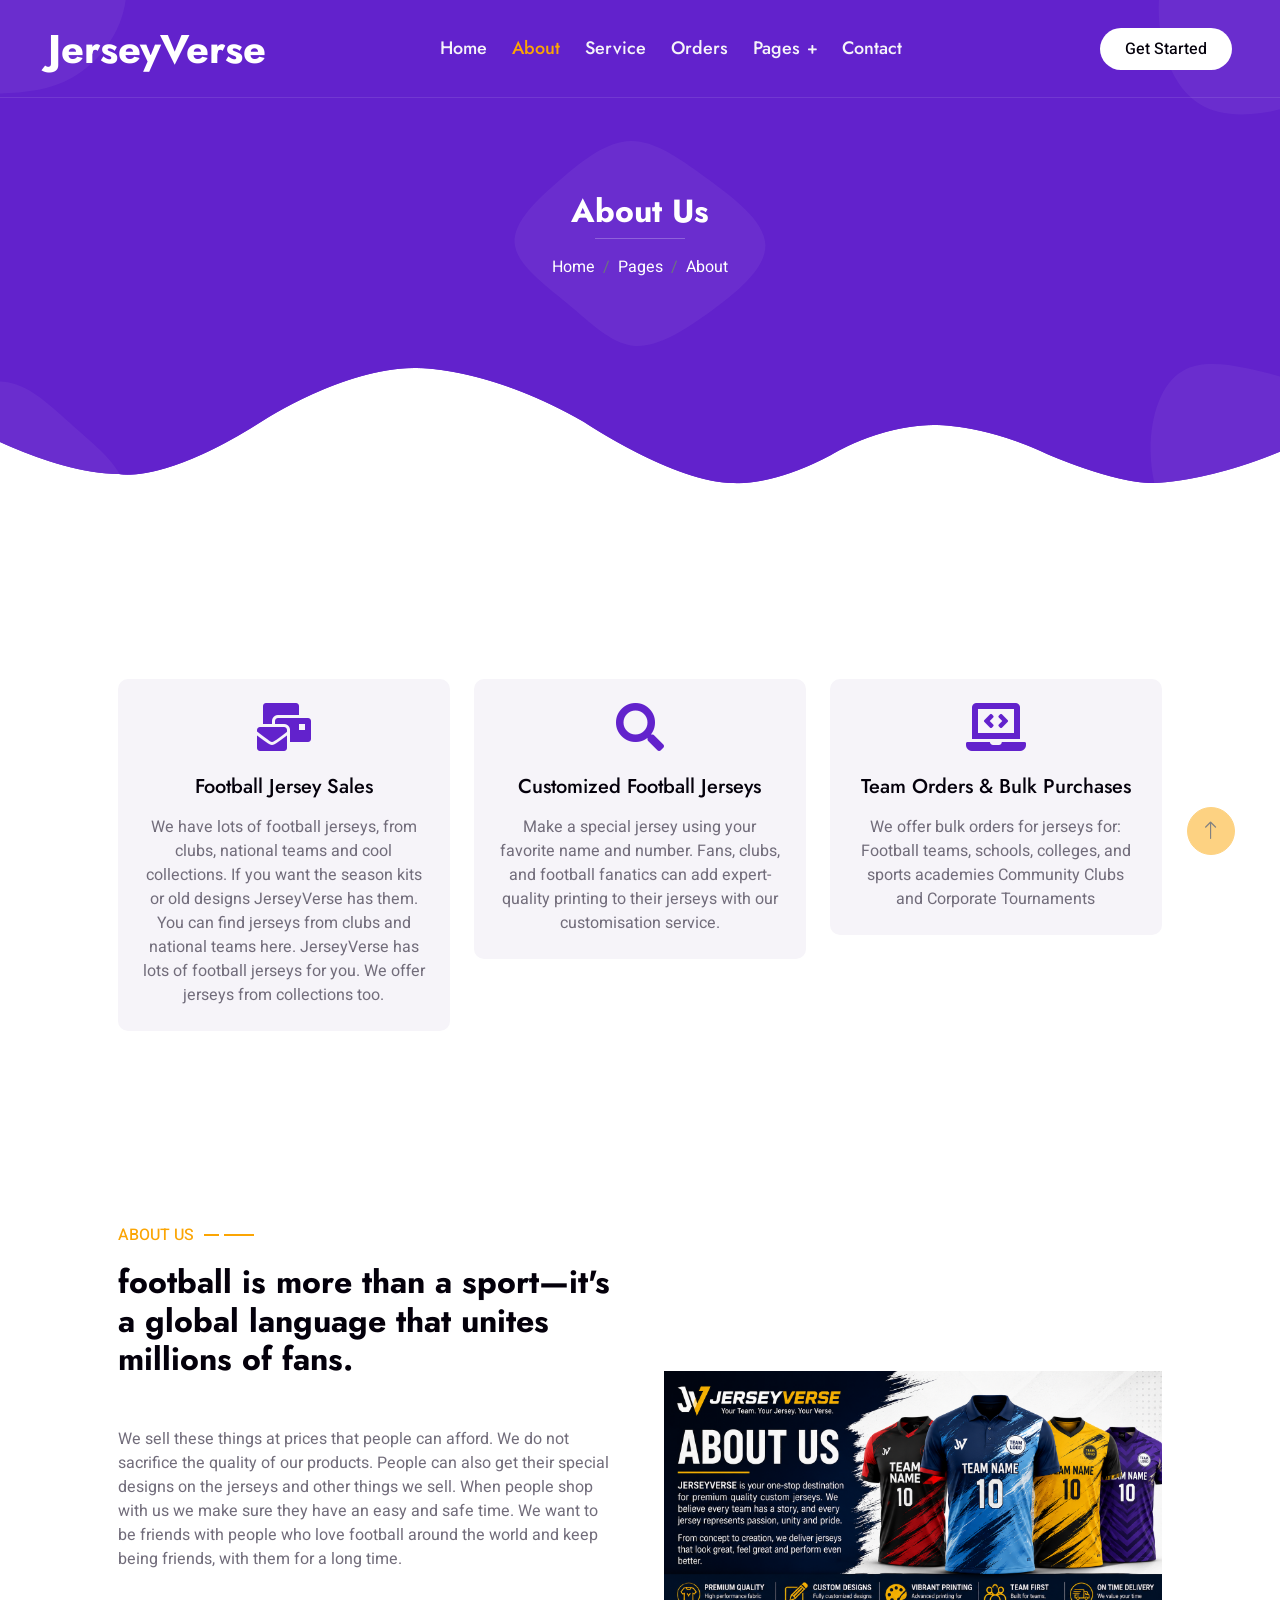
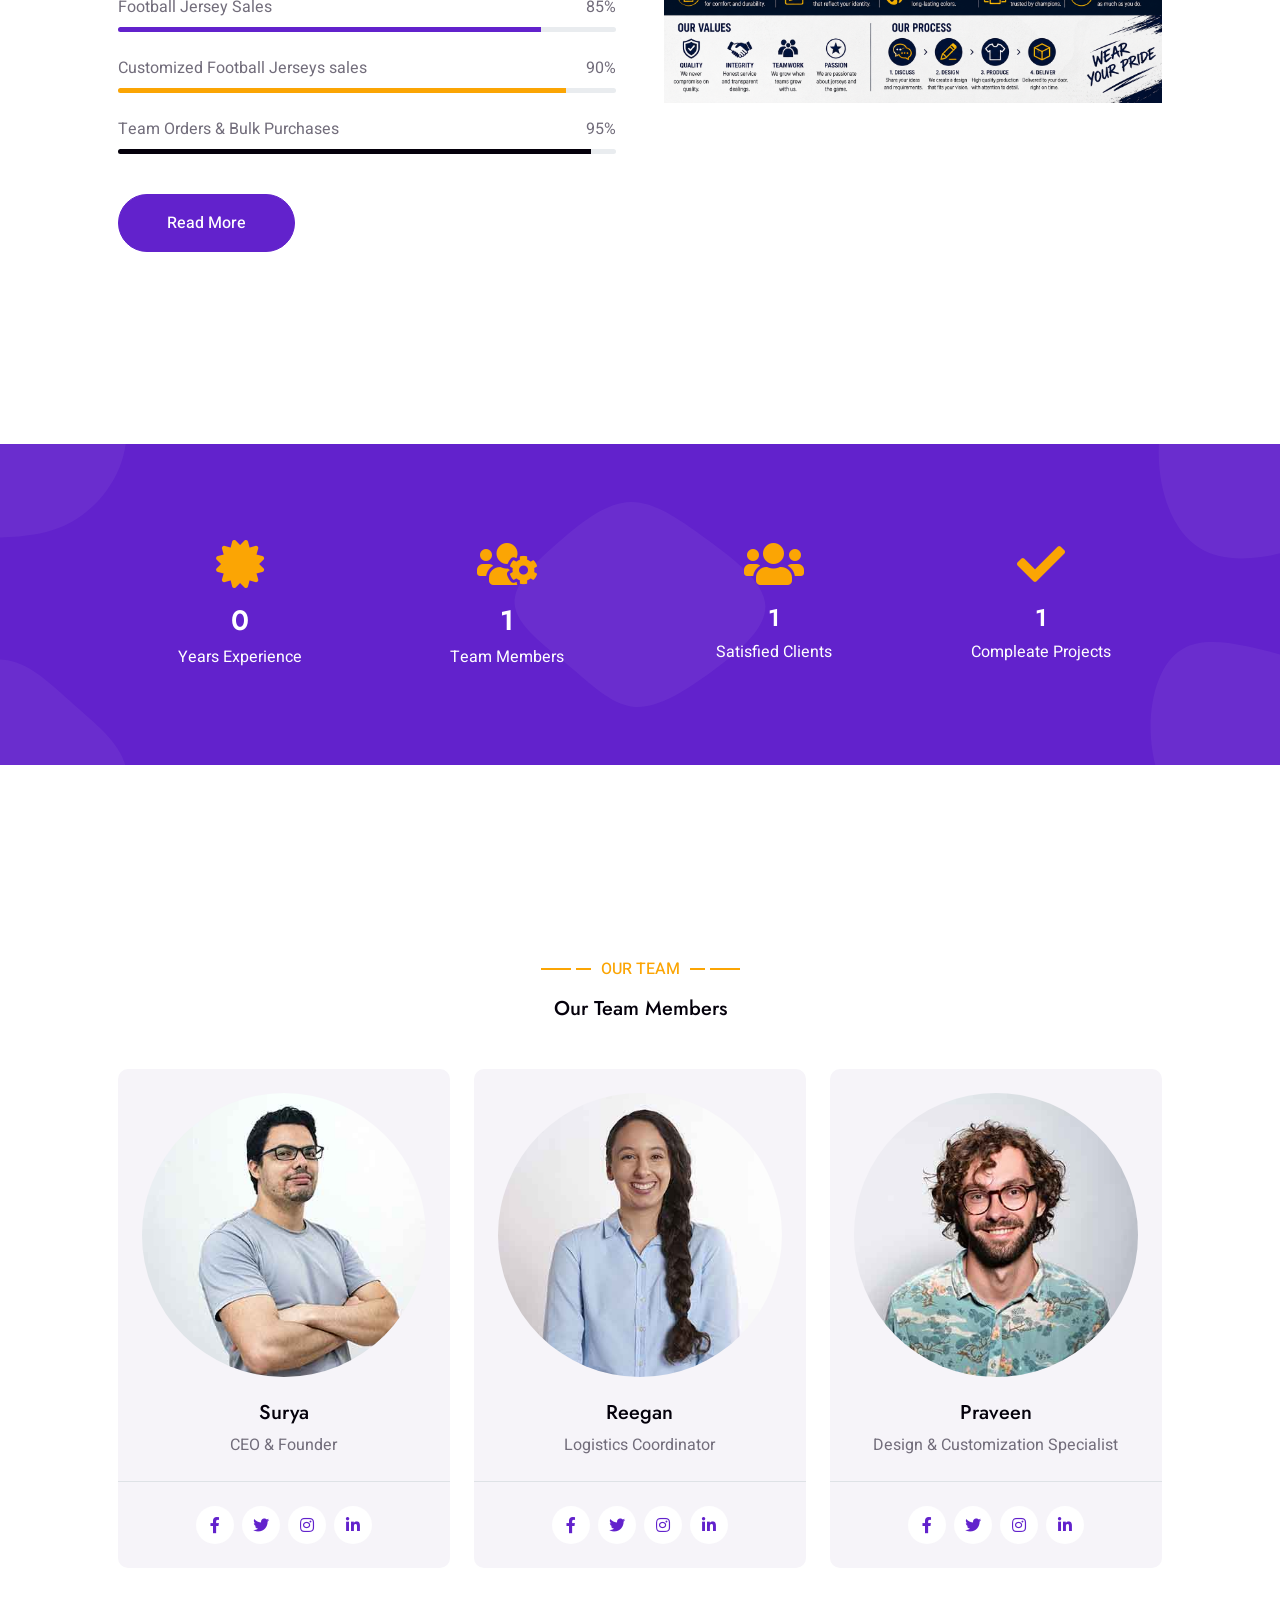
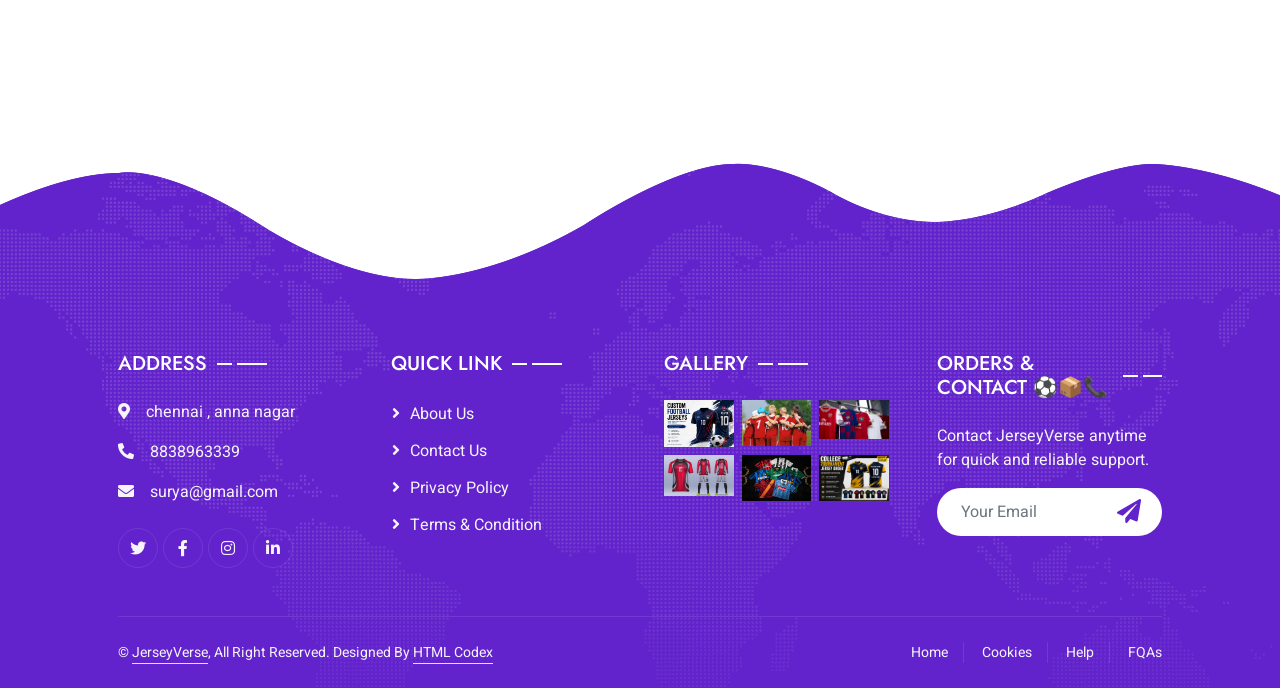
<file: about.html>
<!DOCTYPE html>
<html lang="en">

<head>
    <meta charset="utf-8">
    <title>JerseyVerse -Football Jersey Sales</title>
    <meta content="width=device-width, initial-scale=1.0" name="viewport">
	<meta name="keywords" content="Buy custom football jerseys online,"football jerseys, custom jerseys, sports jerseys, team uniforms, jersey printing, football kits, JerseyVerse">
	<meta name="description" content="Shop premium custom football jerseys, cricket jerseys, team uniforms, and sportswear at JerseyVerse. High-quality designs, affordable prices, and fast delivery.">
    <meta name="author" content="JerseyVerse">
	<meta name="publisher" content="JerseyVerse">
	<meta name="robots" content="index, follow">
	<link rel="canonical" href="https://webpagethree.vercel.app/index.html">
    <!-- Favicon -->
    <link href="img/favicon.ico" rel="icon">

    <!-- Google Web Fonts -->
    <link rel="preconnect" href="https://fonts.googleapis.com">
    <link rel="preconnect" href="https://fonts.gstatic.com" crossorigin>
    <link href="https://fonts.googleapis.com/css2?family=Heebo:wght@400;500&family=Jost:wght@500;600;700&display=swap" rel="stylesheet"> 

    <!-- Icon Font Stylesheet -->
    <link href="https://cdnjs.cloudflare.com/ajax/libs/font-awesome/5.10.0/css/all.min.css" rel="stylesheet">
    <link href="https://cdn.jsdelivr.net/npm/bootstrap-icons@1.4.1/font/bootstrap-icons.css" rel="stylesheet">

    <!-- Libraries Stylesheet -->
    <link href="lib/animate/animate.min.css" rel="stylesheet">
    <link href="lib/owlcarousel/assets/owl.carousel.min.css" rel="stylesheet">
    <link href="lib/lightbox/css/lightbox.min.css" rel="stylesheet">

    <!-- Customized Bootstrap Stylesheet -->
    <link href="css/bootstrap.min.css" rel="stylesheet">

    <!-- Template Stylesheet -->
    <link href="css/style.css" rel="stylesheet">
</head>

<body>
    <div class="container-xxl bg-white p-0">
        <!-- Spinner Start -->
        <div id="spinner" class="show bg-white position-fixed translate-middle w-100 vh-100 top-50 start-50 d-flex align-items-center justify-content-center">
            <div class="spinner-grow text-primary" style="width: 3rem; height: 3rem;" role="status">
                <span class="sr-only">Loading...</span>
            </div>
        </div>
        <!-- Spinner End -->


        <!-- Navbar & Hero Start -->
        <div class="container-xxl position-relative p-0">
            <nav class="navbar navbar-expand-lg navbar-light px-4 px-lg-5 py-3 py-lg-0">
                <a href="" class="navbar-brand p-0">
                    <h1 class="m-0">JerseyVerse</h1>
                    <!-- <img src="img/logo.png" alt="Logo"> -->
                </a>
                <button class="navbar-toggler" type="button" data-bs-toggle="collapse" data-bs-target="#navbarCollapse">
                    <span class="fa fa-bars"></span>
                </button>
                <div class="collapse navbar-collapse" id="navbarCollapse">
                    <div class="navbar-nav mx-auto py-0">
                        <a href="index.html" class="nav-item nav-link">Home</a>
                        <a href="about.html" class="nav-item nav-link active">About</a>
                        <a href="service.html" class="nav-item nav-link">Service</a>
                        <a href="project.html" class="nav-item nav-link">Orders</a>
                        <div class="nav-item dropdown">
                            <a href="#" class="nav-link dropdown-toggle" data-bs-toggle="dropdown">Pages</a>
                            <div class="dropdown-menu m-0">
                                <a href="team.html" class="dropdown-item">Our Team</a>
                                <a href="testimonial.html" class="dropdown-item">Testimonial</a>
                                <a href="404.html" class="dropdown-item">404 Page</a>
                            </div>
                        </div>
                        <a href="contact.html" class="nav-item nav-link">Contact</a>
                    </div>
                    <a href="" class="btn rounded-pill py-2 px-4 ms-3 d-none d-lg-block">Get Started</a>
                </div>
            </nav>

            <div class="container-xxl py-5 bg-primary hero-header">
                <div class="container my-5 py-5 px-lg-5">
                    <div class="row g-5 py-5">
                        <div class="col-12 text-center">
                            <h2 class="text-white animated slideInDown">About Us</h2>
                            <hr class="bg-white mx-auto mt-0" style="width: 90px;">
                            <nav aria-label="breadcrumb">
                                <ol class="breadcrumb justify-content-center">
                                    <li class="breadcrumb-item"><a class="text-white" href="#">Home</a></li>
                                    <li class="breadcrumb-item"><a class="text-white" href="#">Pages</a></li>
                                    <li class="breadcrumb-item text-white active" aria-current="page">About</li>
                                </ol>
                            </nav>
                        </div>
                    </div>
                </div>
            </div>
        </div>
        <!-- Navbar & Hero End -->


        <!-- Feature Start -->
        <div class="container-xxl py-5">
            <div class="container py-5 px-lg-5">
                <div class="row g-4">
                    <div class="col-lg-4 wow fadeInUp" data-wow-delay="0.1s">
                        <div class="feature-item bg-light rounded text-center p-4">
                            <i class="fa fa-3x fa-mail-bulk text-primary mb-4"></i>
                            <h5 class="mb-3">Football Jersey Sales</h5>
                            <p class="m-0">We have lots of football jerseys, from clubs, national teams and cool collections. If you want the season kits or old designs JerseyVerse has them. You can find jerseys from clubs and national teams here. JerseyVerse has lots of football jerseys for you. We offer jerseys from collections too. </p>
                        </div>
                    </div>
                    <div class="col-lg-4 wow fadeInUp" data-wow-delay="0.3s">
                        <div class="feature-item bg-light rounded text-center p-4">
                            <i class="fa fa-3x fa-search text-primary mb-4"></i>
                            <h5 class="mb-3">Customized Football Jerseys</h5>
                            <p class="m-0">Make a special jersey using your favorite name and number. Fans, clubs, and football fanatics can add expert-quality printing to their jerseys with our customisation service.</p>
                        </div>
                    </div>
                    <div class="col-lg-4 wow fadeInUp" data-wow-delay="0.5s">
                        <div class="feature-item bg-light rounded text-center p-4">
                            <i class="fa fa-3x fa-laptop-code text-primary mb-4"></i>
                            <h5 class="mb-3">Team Orders & Bulk Purchases</h5>
                            <p class="m-0">We offer bulk orders for jerseys for: Football teams, schools, colleges, and sports academies Community Clubs and Corporate Tournaments</p>
                        </div>
                    </div>
                </div>
            </div>
        </div>
        <!-- Feature End -->


        <!-- About Start -->
        <div class="container-xxl py-5">
            <div class="container py-5 px-lg-5">
                <div class="row g-5 align-items-center">
                    <div class="col-lg-6 wow fadeInUp" data-wow-delay="0.1s">
                        <p class="section-title text-secondary">About Us<span></span></p>
                        <h2 class="mb-5">football is more than a sport—it's a global language that unites millions of fans.</h2>
                        <p class="mb-4">We sell these things at prices that people can afford. We do not sacrifice the quality of our products. People can also get their special designs on the jerseys and other things we sell. When people shop with us we make sure they have an easy and safe time. We want to be friends with people who love football around the world and keep being friends, with them for a long time.</p>
                        <div class="skill mb-4">
                            <div class="d-flex justify-content-between">
                                <p class="mb-2">Football Jersey Sales</p>
                                <p class="mb-2">85%</p>
                            </div>
                            <div class="progress">
                                <div class="progress-bar bg-primary" role="progressbar" aria-valuenow="85" aria-valuemin="0" aria-valuemax="100"></div>
                            </div>
                        </div>
                        <div class="skill mb-4">
                            <div class="d-flex justify-content-between">
                                <p class="mb-2">Customized Football Jerseys sales</p>
                                <p class="mb-2">90%</p>
                            </div>
                            <div class="progress">
                                <div class="progress-bar bg-secondary" role="progressbar" aria-valuenow="90" aria-valuemin="0" aria-valuemax="100"></div>
                            </div>
                        </div>
                        <div class="skill mb-4">
                            <div class="d-flex justify-content-between">
                                <p class="mb-2">Team Orders & Bulk Purchases</p>
                                <p class="mb-2">95%</p>
                            </div>
                            <div class="progress">
                                <div class="progress-bar bg-dark" role="progressbar" aria-valuenow="95" aria-valuemin="0" aria-valuemax="100"></div>
                            </div>
                        </div>
                        <a href="" class="btn btn-primary py-sm-3 px-sm-5 rounded-pill mt-3">Read More</a>
                    </div>
                    <div class="col-lg-6">
                        <img class="img-fluid wow zoomIn" data-wow-delay="0.5s" src="img/about.png">
                    </div>
                </div>
            </div>
        </div>
        <!-- About End -->


        <!-- Facts Start -->
        <div class="container-xxl bg-primary fact py-5 wow fadeInUp" data-wow-delay="0.1s">
            <div class="container py-5 px-lg-5">
                <div class="row g-4">
                    <div class="col-md-6 col-lg-3 text-center wow fadeIn" data-wow-delay="0.1s">
                        <i class="fa fa-certificate fa-3x text-secondary mb-3"></i>
                        <h3 class="text-white mb-2" data-toggle="counter-up">1</h3>
                        <p class="text-white mb-0">Years Experience</p>
                    </div>
                    <div class="col-md-6 col-lg-3 text-center wow fadeIn" data-wow-delay="0.3s">
                        <i class="fa fa-users-cog fa-3x text-secondary mb-3"></i>
                        <h3 class="text-white mb-2" data-toggle="counter-up">3</h3>
                        <p class="text-white mb-0">Team Members</p>
                    </div>
                    <div class="col-md-6 col-lg-3 text-center wow fadeIn" data-wow-delay="0.5s">
                        <i class="fa fa-users fa-3x text-secondary mb-3"></i>
                        <h4 class="text-white mb-2" data-toggle="counter-up">4</h4>
                        <p class="text-white mb-0">Satisfied Clients</p>
                    </div>
                    <div class="col-md-6 col-lg-3 text-center wow fadeIn" data-wow-delay="0.7s">
                        <i class="fa fa-check fa-3x text-secondary mb-3"></i>
                        <h4 class="text-white mb-2" data-toggle="counter-up">4</h4>
                        <p class="text-white mb-0">Compleate Projects</p>
                    </div>
                </div>
            </div>
        </div>
        <!-- Facts End -->
        

        <!-- Team Start -->
        <div class="container-xxl py-5">
            <div class="container py-5 px-lg-5">
                <div class="wow fadeInUp" data-wow-delay="0.1s">
                    <p class="section-title text-secondary justify-content-center"><span></span>Our Team<span></span></p>
                    <h5 class="text-center mb-5">Our Team Members</h5>
                </div>
                <div class="row g-4">
                    <div class="col-lg-4 col-md-6 wow fadeInUp" data-wow-delay="0.1s">
                        <div class="team-item bg-light rounded">
                            <div class="text-center border-bottom p-4">
                                <img class="img-fluid rounded-circle mb-4" src="img/team-1.jpg" alt="">
                                <h5>Surya</h5>
                                <span>CEO & Founder</span>
                            </div>
                            <div class="d-flex justify-content-center p-4">
                                <a class="btn btn-square mx-1" href=""><i class="fab fa-facebook-f"></i></a>
                                <a class="btn btn-square mx-1" href=""><i class="fab fa-twitter"></i></a>
                                <a class="btn btn-square mx-1" href=""><i class="fab fa-instagram"></i></a>
                                <a class="btn btn-square mx-1" href=""><i class="fab fa-linkedin-in"></i></a>
                            </div>
                        </div>
                    </div>
                    <div class="col-lg-4 col-md-6 wow fadeInUp" data-wow-delay="0.3s">
                        <div class="team-item bg-light rounded">
                            <div class="text-center border-bottom p-4">
                                <img class="img-fluid rounded-circle mb-4" src="img/team-2.jpg" alt="">
                                <h5>Reegan</h5>
                                <span>Logistics Coordinator</span>
                            </div>
                            <div class="d-flex justify-content-center p-4">
                                <a class="btn btn-square mx-1" href=""><i class="fab fa-facebook-f"></i></a>
                                <a class="btn btn-square mx-1" href=""><i class="fab fa-twitter"></i></a>
                                <a class="btn btn-square mx-1" href=""><i class="fab fa-instagram"></i></a>
                                <a class="btn btn-square mx-1" href=""><i class="fab fa-linkedin-in"></i></a>
                            </div>
                        </div>
                    </div>
                    <div class="col-lg-4 col-md-6 wow fadeInUp" data-wow-delay="0.5s">
                        <div class="team-item bg-light rounded">
                            <div class="text-center border-bottom p-4">
                                <img class="img-fluid rounded-circle mb-4" src="img/team-3.jpg" alt="">
                                <h5>Praveen</h5>
                                <span>Design & Customization Specialist</span>
                            </div>
                            <div class="d-flex justify-content-center p-4">
                                <a class="btn btn-square mx-1" href=""><i class="fab fa-facebook-f"></i></a>
                                <a class="btn btn-square mx-1" href=""><i class="fab fa-twitter"></i></a>
                                <a class="btn btn-square mx-1" href=""><i class="fab fa-instagram"></i></a>
                                <a class="btn btn-square mx-1" href=""><i class="fab fa-linkedin-in"></i></a>
                            </div>
                        </div>
                    </div>
                </div>
            </div>
        </div>
        <!-- Team End -->
        

        <!-- Footer Start -->
        <div class="container-fluid bg-primary text-light footer wow fadeIn" data-wow-delay="0.1s">
            <div class="container py-5 px-lg-5">
                <div class="row g-5">
                    <div class="col-md-6 col-lg-3">
                        <p class="section-title text-white h5 mb-4">Address<span></span></p>
                        <p><i class="fa fa-map-marker-alt me-3"></i>chennai , anna nagar</p>
                        <p><i class="fa fa-phone-alt me-3"></i>8838963339</p>
                        <p><i class="fa fa-envelope me-3"></i>surya@gmail.com</p>
                        <div class="d-flex pt-2">
                            <a class="btn btn-outline-light btn-social" href=""><i class="fab fa-twitter"></i></a>
                            <a class="btn btn-outline-light btn-social" href=""><i class="fab fa-facebook-f"></i></a>
                            <a class="btn btn-outline-light btn-social" href=""><i class="fab fa-instagram"></i></a>
                            <a class="btn btn-outline-light btn-social" href=""><i class="fab fa-linkedin-in"></i></a>
                        </div>
                    </div>
                    <div class="col-md-6 col-lg-3">
                        <p class="section-title text-white h5 mb-4">Quick Link<span></span></p>
                        <a class="btn btn-link" href="">About Us</a>
                        <a class="btn btn-link" href="">Contact Us</a>
                        <a class="btn btn-link" href="">Privacy Policy</a>
                        <a class="btn btn-link" href="">Terms & Condition</a>
                    </div>
                    <div class="col-md-6 col-lg-3">
                        <p class="section-title text-white h5 mb-4">Gallery<span></span></p>
                        <div class="row g-2">
                            <div class="col-4">
                                <img class="img-fluid" src="img/portfolio-1.jpg" alt="Image">
                            </div>
                            <div class="col-4">
                                <img class="img-fluid" src="img/portfolio-2.jpg" alt="Image">
                            </div>
                            <div class="col-4">
                                <img class="img-fluid" src="img/portfolio-3.jpg" alt="Image">
                            </div>
                            <div class="col-4">
                                <img class="img-fluid" src="img/portfolio-4.jpg" alt="Image">
                            </div>
                            <div class="col-4">
                                <img class="img-fluid" src="img/portfolio-5.jpg" alt="Image">
                            </div>
                            <div class="col-4">
                                <img class="img-fluid" src="img/portfolio-6.jpg" alt="Image">
                            </div>
                        </div>
                    </div>
                    <div class="col-md-6 col-lg-3">
                        <p class="section-title text-white h5 mb-4">Orders & Contact ⚽📦📞<span></span></p>
                        <p>Contact JerseyVerse anytime for quick and reliable support.</p>
                        <div class="position-relative w-100 mt-3">
                            <input class="form-control border-0 rounded-pill w-100 ps-4 pe-5" type="text" placeholder="Your Email" style="height: 48px;">
                            <button type="button" class="btn shadow-none position-absolute top-0 end-0 mt-1 me-2"><i class="fa fa-paper-plane text-primary fs-4"></i></button>
                        </div>
                    </div>
                </div>
            </div>
            <div class="container px-lg-5">
                <div class="copyright">
                    <div class="row">
                        <div class="col-md-6 text-center text-md-start mb-3 mb-md-0">
                            &copy; <a class="border-bottom" href="#">JerseyVerse</a>, All Right Reserved. 
							
							<!--/*** This template is free as long as you keep the footer author’s credit link/attribution link/backlink. If you'd like to use the template without the footer author’s credit link/attribution link/backlink, you can purchase the Credit Removal License from "https://htmlcodex.com/credit-removal". Thank you for your support. ***/-->
							Designed By <a class="border-bottom" href="https://htmlcodex.com">HTML Codex</a>
                        </div>
                        <div class="col-md-6 text-center text-md-end">
                            <div class="footer-menu">
                                <a href="">Home</a>
                                <a href="">Cookies</a>
                                <a href="">Help</a>
                                <a href="">FQAs</a>
                            </div>
                        </div>
                    </div>
                </div>
            </div>
        </div>
        <!-- Footer End -->


        <!-- Back to Top -->
        <a href="#" class="btn btn-lg btn-secondary btn-lg-square back-to-top"><i class="bi bi-arrow-up"></i></a>
    </div>

    <!-- JavaScript Libraries -->
    <script src="https://code.jquery.com/jquery-3.4.1.min.js"></script>
    <script src="https://cdn.jsdelivr.net/npm/bootstrap@5.0.0/dist/js/bootstrap.bundle.min.js"></script>
    <script src="lib/wow/wow.min.js"></script>
    <script src="lib/easing/easing.min.js"></script>
    <script src="lib/waypoints/waypoints.min.js"></script>
    <script src="lib/counterup/counterup.min.js"></script>
    <script src="lib/owlcarousel/owl.carousel.min.js"></script>
    <script src="lib/isotope/isotope.pkgd.min.js"></script>
    <script src="lib/lightbox/js/lightbox.min.js"></script>

    <!-- Template Javascript -->
    <script src="js/main.js"></script>
</body>

</html>
</file>
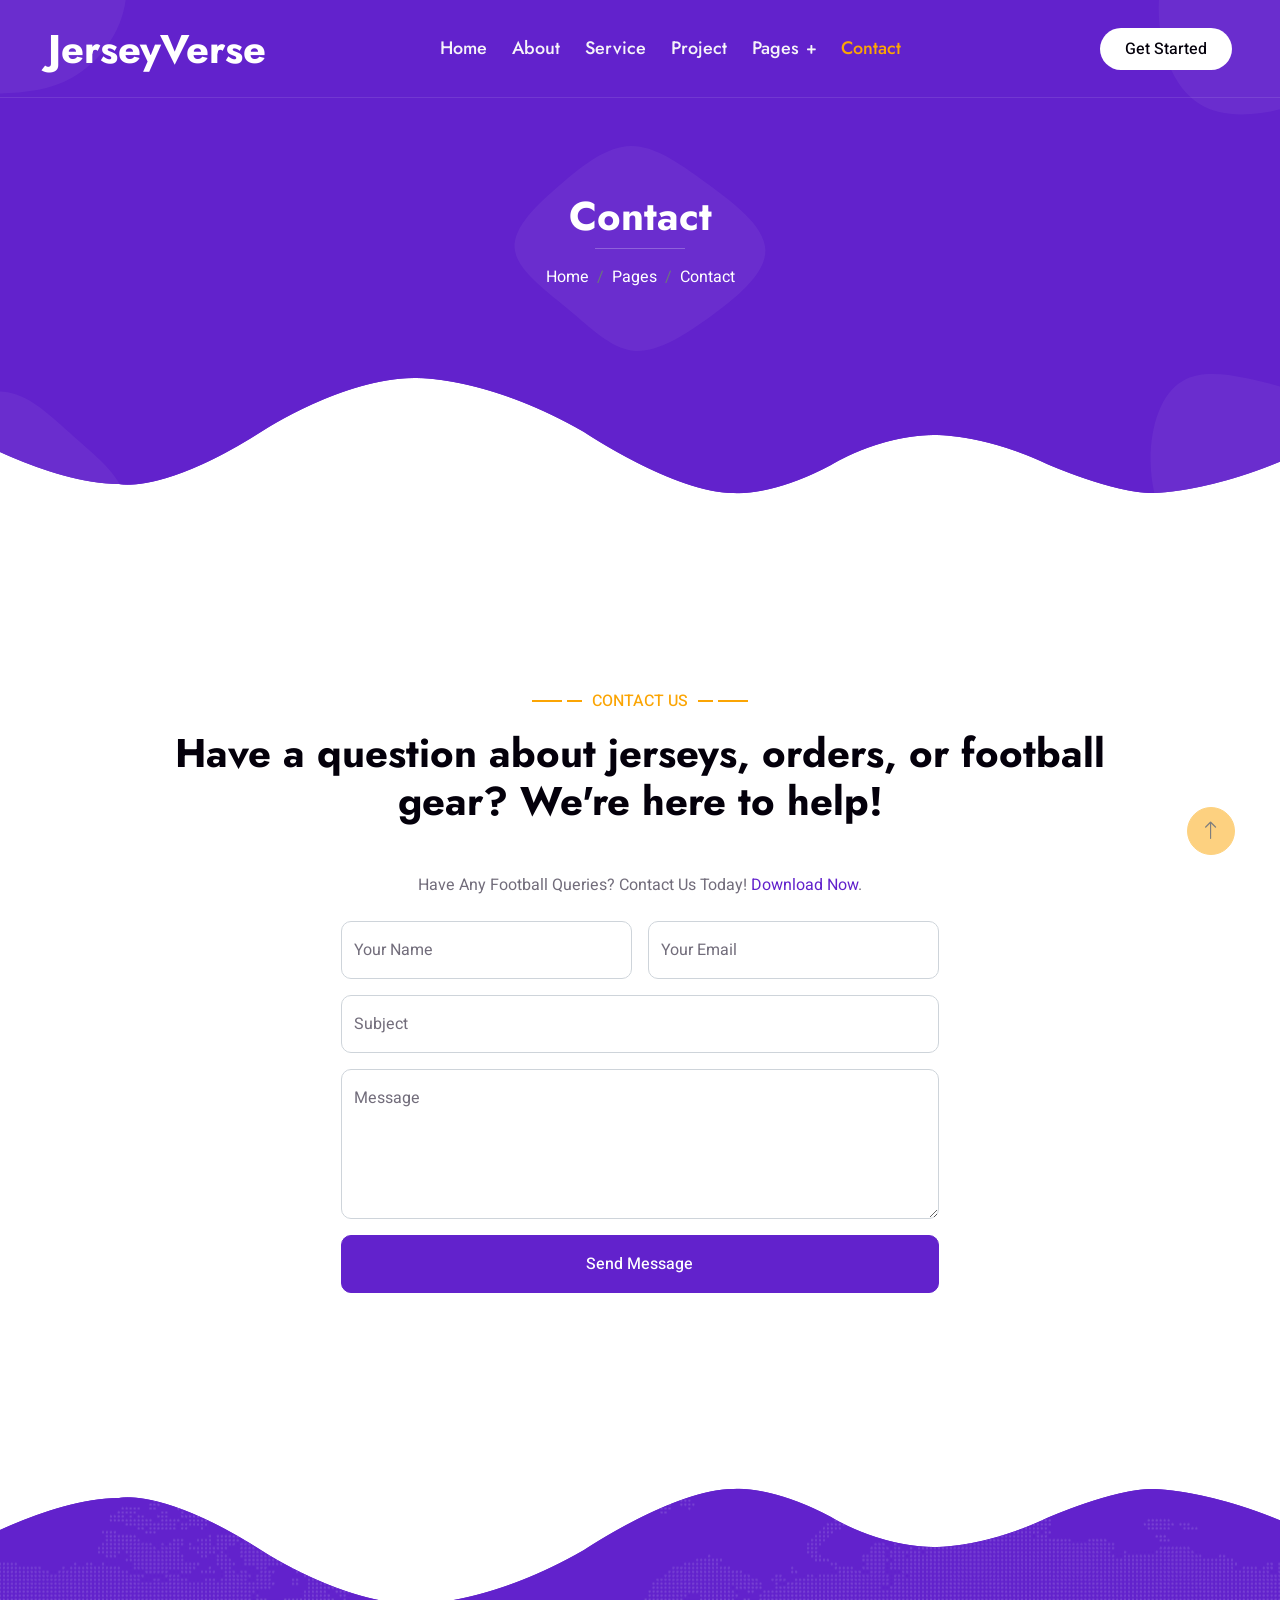
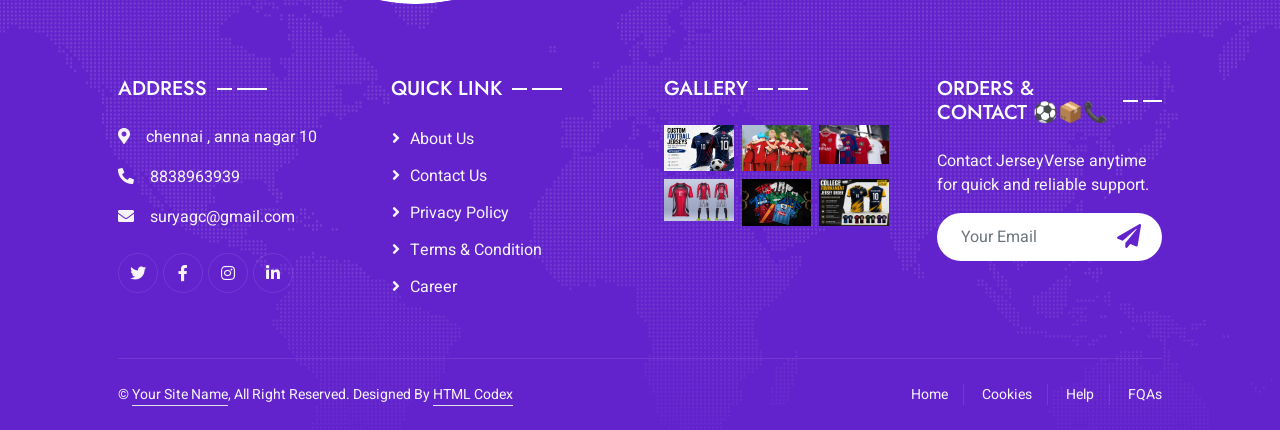
<file: contact.html>
<!DOCTYPE html>
<html lang="en">

<head>
    <meta charset="utf-8">
    <title>JerseyVerse</title>
    <meta content="width=device-width, initial-scale=1.0" name="viewport">
    <meta name="keywords" content="Buy custom football jerseys online,"football jerseys, custom jerseys, sports jerseys, team uniforms, jersey printing, football kits, JerseyVerse">
	<meta name="description" content="Shop premium custom football jerseys, cricket jerseys, team uniforms, and sportswear at JerseyVerse. High-quality designs, affordable prices, and fast delivery.">
    <meta name="author" content="JerseyVerse">
	<meta name="publisher" content="JerseyVerse">
	<meta name="robots" content="index, follow">
	<link rel="canonical" href="https://webpagethree.vercel.app/index.html">

    <!-- Favicon -->
    <link href="img/favicon.ico" rel="icon">

    <!-- Google Web Fonts -->
    <link rel="preconnect" href="https://fonts.googleapis.com">
    <link rel="preconnect" href="https://fonts.gstatic.com" crossorigin>
    <link href="https://fonts.googleapis.com/css2?family=Heebo:wght@400;500&family=Jost:wght@500;600;700&display=swap" rel="stylesheet"> 

    <!-- Icon Font Stylesheet -->
    <link href="https://cdnjs.cloudflare.com/ajax/libs/font-awesome/5.10.0/css/all.min.css" rel="stylesheet">
    <link href="https://cdn.jsdelivr.net/npm/bootstrap-icons@1.4.1/font/bootstrap-icons.css" rel="stylesheet">

    <!-- Libraries Stylesheet -->
    <link href="lib/animate/animate.min.css" rel="stylesheet">
    <link href="lib/owlcarousel/assets/owl.carousel.min.css" rel="stylesheet">
    <link href="lib/lightbox/css/lightbox.min.css" rel="stylesheet">

    <!-- Customized Bootstrap Stylesheet -->
    <link href="css/bootstrap.min.css" rel="stylesheet">

    <!-- Template Stylesheet -->
    <link href="css/style.css" rel="stylesheet">
</head>

<body>
    <div class="container-xxl bg-white p-0">
        <!-- Spinner Start -->
        <div id="spinner" class="show bg-white position-fixed translate-middle w-100 vh-100 top-50 start-50 d-flex align-items-center justify-content-center">
            <div class="spinner-grow text-primary" style="width: 3rem; height: 3rem;" role="status">
                <span class="sr-only">Loading...</span>
            </div>
        </div>
        <!-- Spinner End -->


        <!-- Navbar & Hero Start -->
        <div class="container-xxl position-relative p-0">
            <nav class="navbar navbar-expand-lg navbar-light px-4 px-lg-5 py-3 py-lg-0">
                <a href="" class="navbar-brand p-0">
                    <h1 class="m-0">JerseyVerse</h1>
                    <!-- <img src="img/logo.png" alt="Logo"> -->
                </a>
                <button class="navbar-toggler" type="button" data-bs-toggle="collapse" data-bs-target="#navbarCollapse">
                    <span class="fa fa-bars"></span>
                </button>
                <div class="collapse navbar-collapse" id="navbarCollapse">
                    <div class="navbar-nav mx-auto py-0">
                        <a href="index.html" class="nav-item nav-link">Home</a>
                        <a href="about.html" class="nav-item nav-link">About</a>
                        <a href="service.html" class="nav-item nav-link">Service</a>
                        <a href="project.html" class="nav-item nav-link">Project</a>
                        <div class="nav-item dropdown">
                            <a href="#" class="nav-link dropdown-toggle" data-bs-toggle="dropdown">Pages</a>
                            <div class="dropdown-menu m-0">
                                <a href="team.html" class="dropdown-item">Our Team</a>
                                <a href="testimonial.html" class="dropdown-item">Testimonial</a>
                                <a href="404.html" class="dropdown-item">404 Page</a>
                            </div>
                        </div>
                        <a href="contact.html" class="nav-item nav-link active">Contact</a>
                    </div>
                    <a href="" class="btn rounded-pill py-2 px-4 ms-3 d-none d-lg-block">Get Started</a>
                </div>
            </nav>

            <div class="container-xxl py-5 bg-primary hero-header">
                <div class="container my-5 py-5 px-lg-5">
                    <div class="row g-5 py-5">
                        <div class="col-12 text-center">
                            <h1 class="text-white animated slideInDown">Contact</h1>
                            <hr class="bg-white mx-auto mt-0" style="width: 90px;">
                            <nav aria-label="breadcrumb">
                                <ol class="breadcrumb justify-content-center">
                                    <li class="breadcrumb-item"><a class="text-white" href="#">Home</a></li>
                                    <li class="breadcrumb-item"><a class="text-white" href="#">Pages</a></li>
                                    <li class="breadcrumb-item text-white active" aria-current="page">Contact</li>
                                </ol>
                            </nav>
                        </div>
                    </div>
                </div>
            </div>
        </div>
        <!-- Navbar & Hero End -->


        <!-- Contact Start -->
        <div class="container-xxl py-5">
            <div class="container py-5 px-lg-5">
                <div class="wow fadeInUp" data-wow-delay="0.1s">
                    <p class="section-title text-secondary justify-content-center"><span></span>Contact Us<span></span></p>
                    <h1 class="text-center mb-5">Have a question about jerseys, orders, or football gear? We're here to help!</h1>
                </div>
                <div class="row justify-content-center">
                    <div class="col-lg-7">
                        <div class="wow fadeInUp" data-wow-delay="0.3s">
                            <p class="text-center mb-4">Have Any Football Queries? Contact Us Today! <a href="https://htmlcodex.com/contact-form">Download Now</a>.</p>
                            <form>
                                <div class="row g-3">
                                    <div class="col-md-6">
                                        <div class="form-floating">
                                            <input type="text" class="form-control" id="name" placeholder="Your Name">
                                            <label for="name">Your Name</label>
                                        </div>
                                    </div>
                                    <div class="col-md-6">
                                        <div class="form-floating">
                                            <input type="email" class="form-control" id="email" placeholder="Your Email">
                                            <label for="email">Your Email</label>
                                        </div>
                                    </div>
                                    <div class="col-12">
                                        <div class="form-floating">
                                            <input type="text" class="form-control" id="subject" placeholder="Subject">
                                            <label for="subject">Subject</label>
                                        </div>
                                    </div>
                                    <div class="col-12">
                                        <div class="form-floating">
                                            <textarea class="form-control" placeholder="Leave a message here" id="message" style="height: 150px"></textarea>
                                            <label for="message">Message</label>
                                        </div>
                                    </div>
                                    <div class="col-12">
                                        <button class="btn btn-primary w-100 py-3" type="submit">Send Message</button>
                                    </div>
                                </div>
                            </form>
                        </div>
                    </div>
                </div>
            </div>
        </div>
        <!-- Contact End -->
        

        <!-- Footer Start -->
        <div class="container-fluid bg-primary text-light footer wow fadeIn" data-wow-delay="0.1s">
            <div class="container py-5 px-lg-5">
                <div class="row g-5">
                    <div class="col-md-6 col-lg-3">
                        <p class="section-title text-white h5 mb-4">Address<span></span></p>
                        <p><i class="fa fa-map-marker-alt me-3"></i>chennai , anna nagar 10</p>
                        <p><i class="fa fa-phone-alt me-3"></i>8838963939</p>
                        <p><i class="fa fa-envelope me-3"></i>suryagc@gmail.com</p>
                        <div class="d-flex pt-2">
                            <a class="btn btn-outline-light btn-social" href=""><i class="fab fa-twitter"></i></a>
                            <a class="btn btn-outline-light btn-social" href=""><i class="fab fa-facebook-f"></i></a>
                            <a class="btn btn-outline-light btn-social" href=""><i class="fab fa-instagram"></i></a>
                            <a class="btn btn-outline-light btn-social" href=""><i class="fab fa-linkedin-in"></i></a>
                        </div>
                    </div>
                    <div class="col-md-6 col-lg-3">
                        <p class="section-title text-white h5 mb-4">Quick Link<span></span></p>
                        <a class="btn btn-link" href="">About Us</a>
                        <a class="btn btn-link" href="">Contact Us</a>
                        <a class="btn btn-link" href="">Privacy Policy</a>
                        <a class="btn btn-link" href="">Terms & Condition</a>
                        <a class="btn btn-link" href="">Career</a>
                    </div>
                    <div class="col-md-6 col-lg-3">
                        <p class="section-title text-white h5 mb-4">Gallery<span></span></p>
                        <div class="row g-2">
                            <div class="col-4">
                                <img class="img-fluid" src="img/portfolio-1.jpg" alt="Image">
                            </div>
                            <div class="col-4">
                                <img class="img-fluid" src="img/portfolio-2.jpg" alt="Image">
                            </div>
                            <div class="col-4">
                                <img class="img-fluid" src="img/portfolio-3.jpg" alt="Image">
                            </div>
                            <div class="col-4">
                                <img class="img-fluid" src="img/portfolio-4.jpg" alt="Image">
                            </div>
                            <div class="col-4">
                                <img class="img-fluid" src="img/portfolio-5.jpg" alt="Image">
                            </div>
                            <div class="col-4">
                                <img class="img-fluid" src="img/portfolio-6.jpg" alt="Image">
                            </div>
                        </div>
                    </div>
                    <div class="col-md-6 col-lg-3">
                        <p class="section-title text-white h5 mb-4">Orders & Contact ⚽📦📞<span></span></p>
                        <p>Contact JerseyVerse anytime for quick and reliable support.</p>
                        <div class="position-relative w-100 mt-3">
                            <input class="form-control border-0 rounded-pill w-100 ps-4 pe-5" type="text" placeholder="Your Email" style="height: 48px;">
                            <button type="button" class="btn shadow-none position-absolute top-0 end-0 mt-1 me-2"><i class="fa fa-paper-plane text-primary fs-4"></i></button>
                        </div>
                    </div>
                </div>
            </div>
            <div class="container px-lg-5">
                <div class="copyright">
                    <div class="row">
                        <div class="col-md-6 text-center text-md-start mb-3 mb-md-0">
                            &copy; <a class="border-bottom" href="#">Your Site Name</a>, All Right Reserved. 
							
							<!--/*** This template is free as long as you keep the footer author’s credit link/attribution link/backlink. If you'd like to use the template without the footer author’s credit link/attribution link/backlink, you can purchase the Credit Removal License from "https://htmlcodex.com/credit-removal". Thank you for your support. ***/-->
							Designed By <a class="border-bottom" href="https://htmlcodex.com">HTML Codex</a>
                        </div>
                        <div class="col-md-6 text-center text-md-end">
                            <div class="footer-menu">
                                <a href="">Home</a>
                                <a href="">Cookies</a>
                                <a href="">Help</a>
                                <a href="">FQAs</a>
                            </div>
                        </div>
                    </div>
                </div>
            </div>
        </div>
        <!-- Footer End -->


        <!-- Back to Top -->
        <a href="#" class="btn btn-lg btn-secondary btn-lg-square back-to-top"><i class="bi bi-arrow-up"></i></a>
    </div>

    <!-- JavaScript Libraries -->
    <script src="https://code.jquery.com/jquery-3.4.1.min.js"></script>
    <script src="https://cdn.jsdelivr.net/npm/bootstrap@5.0.0/dist/js/bootstrap.bundle.min.js"></script>
    <script src="lib/wow/wow.min.js"></script>
    <script src="lib/easing/easing.min.js"></script>
    <script src="lib/waypoints/waypoints.min.js"></script>
    <script src="lib/counterup/counterup.min.js"></script>
    <script src="lib/owlcarousel/owl.carousel.min.js"></script>
    <script src="lib/isotope/isotope.pkgd.min.js"></script>
    <script src="lib/lightbox/js/lightbox.min.js"></script>

    <!-- Template Javascript -->
    <script src="js/main.js"></script>
</body>

</html>
</file>
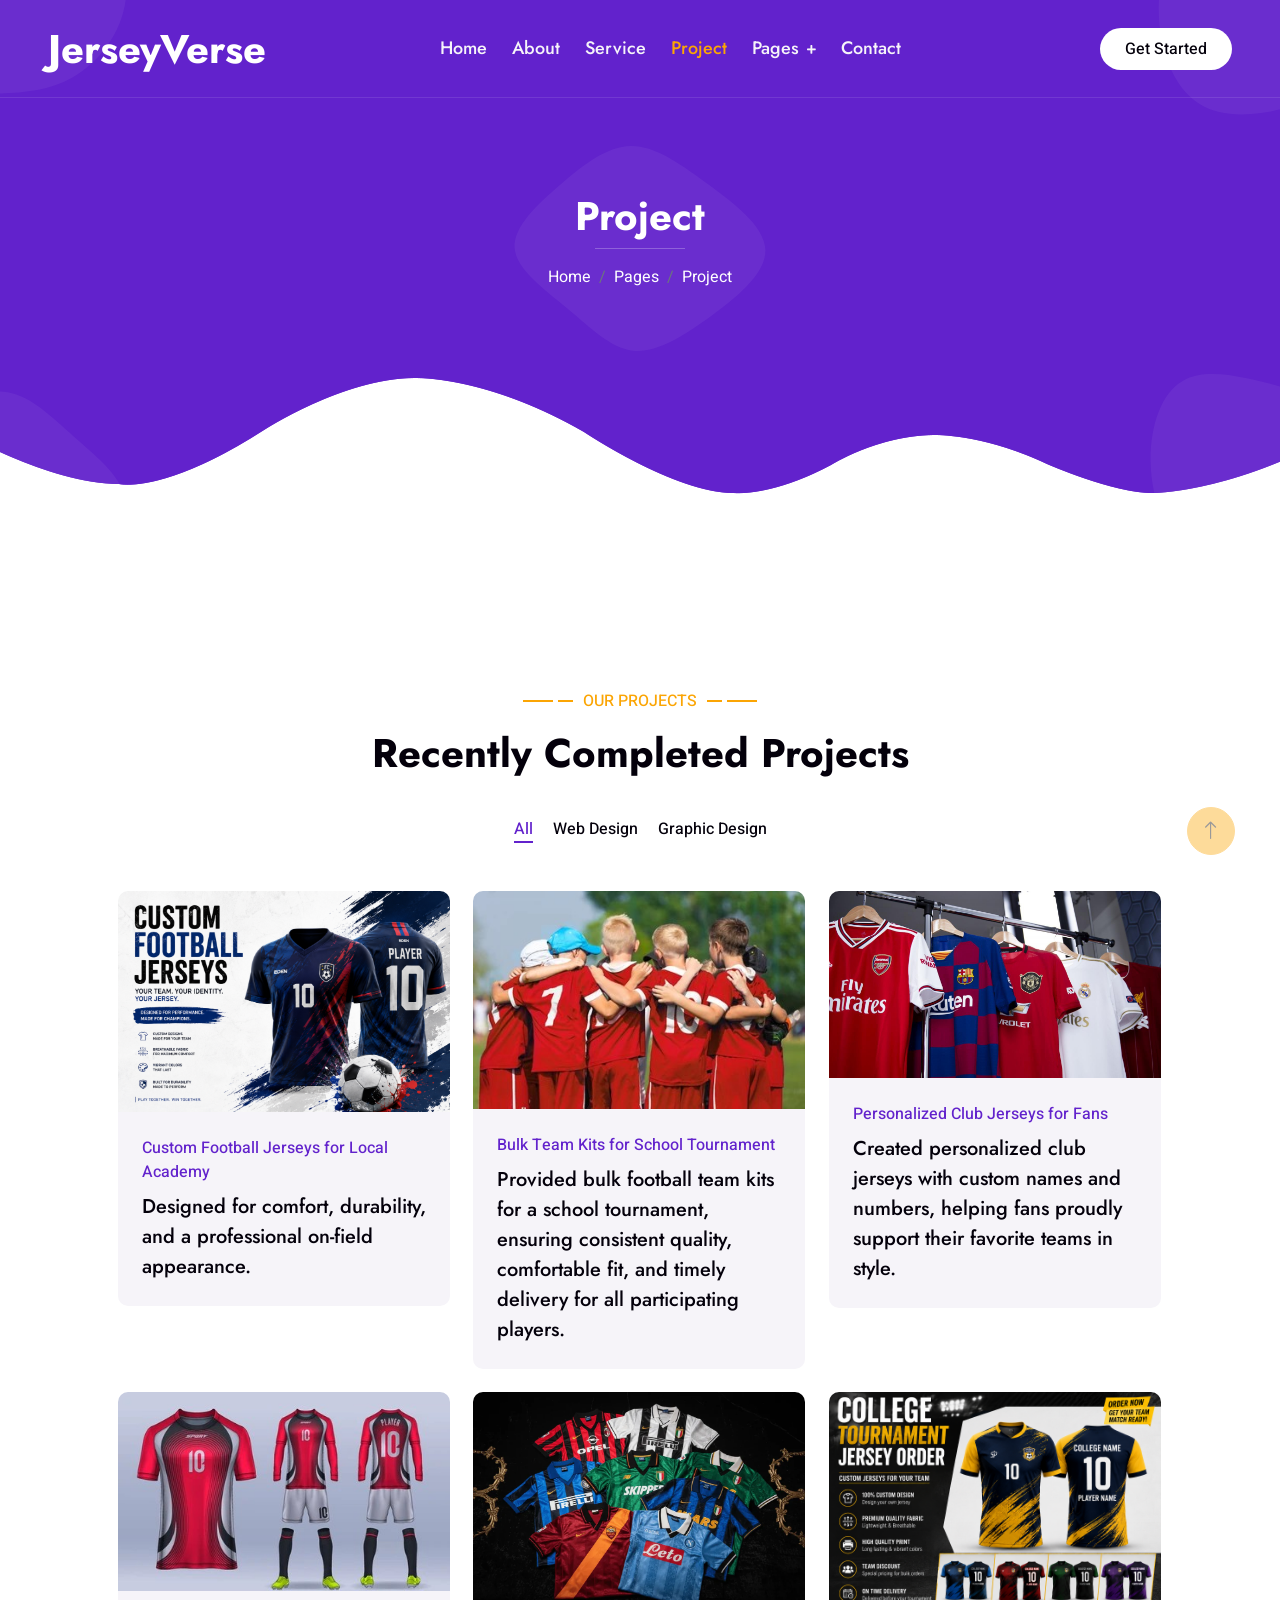
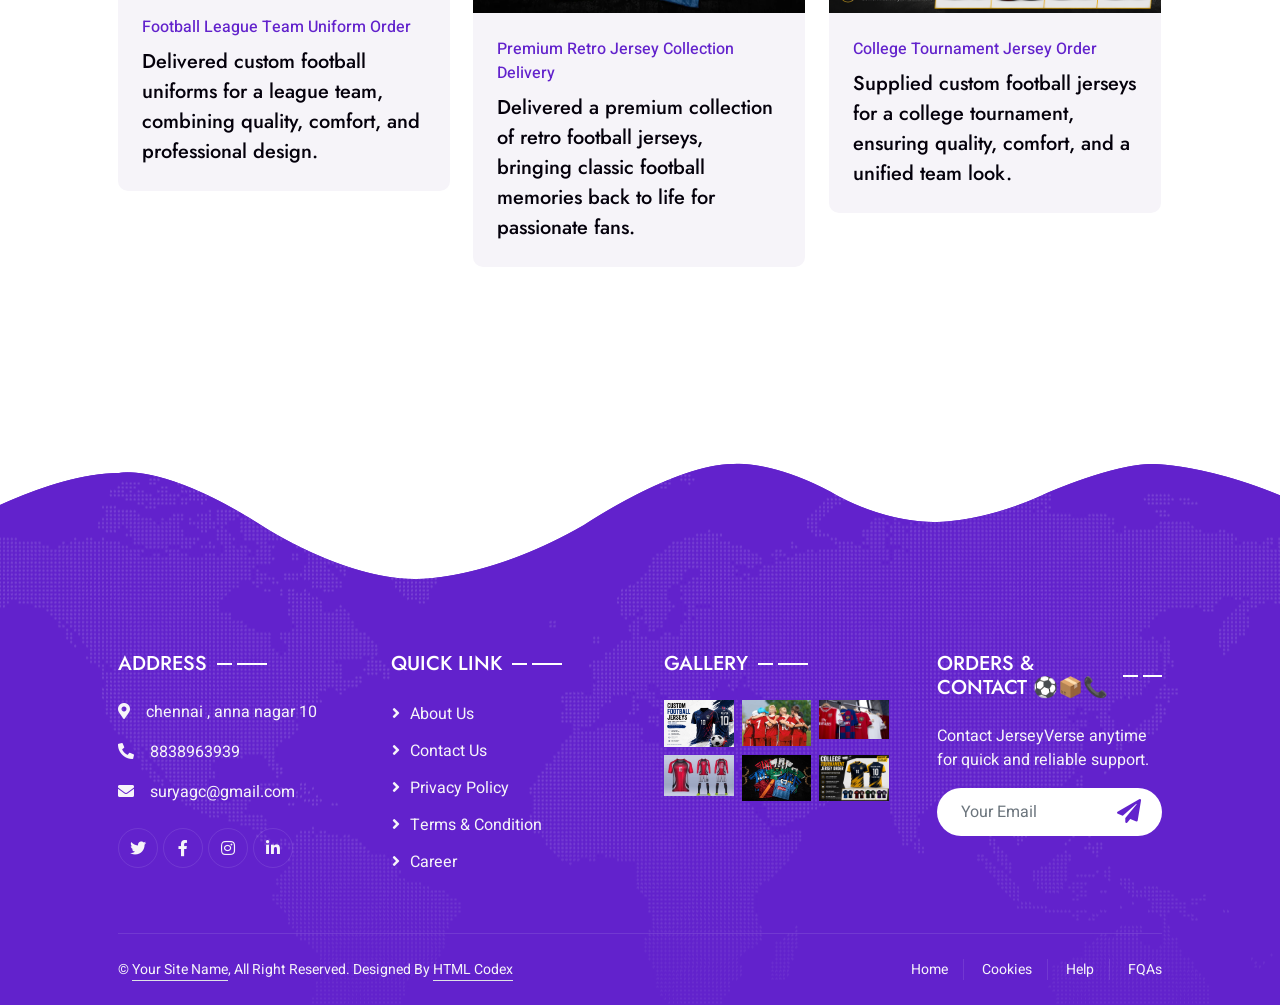
<file: project.html>
<!DOCTYPE html>
<html lang="en">

<head>
    <meta charset="utf-8">
    <title>JerseyVerse - Football Jersey Sales</title>
    <meta content="width=device-width, initial-scale=1.0" name="viewport">
    <meta name="keywords" content="Buy custom football jerseys online,,football jerseys, custom jerseys, sports jerseys, team uniforms, jersey printing, football kits, JerseyVerse">
	<meta name="description" content="Shop premium custom football jerseys,team uniforms, and sportswear at JerseyVerse. High-quality designs, affordable prices, and fast delivery.">
    <meta name="author" content="JerseyVerse">
	<meta name="publisher" content="JerseyVerse">
	<meta name="robots" content="index, follow">
	<link rel="canonical" href="https://webpagethree.vercel.app/index.html">

    <!-- Favicon -->
    <link href="img/favicon.ico" rel="icon">

    <!-- Google Web Fonts -->
    <link rel="preconnect" href="https://fonts.googleapis.com">
    <link rel="preconnect" href="https://fonts.gstatic.com" crossorigin>
    <link href="https://fonts.googleapis.com/css2?family=Heebo:wght@400;500&family=Jost:wght@500;600;700&display=swap" rel="stylesheet"> 

    <!-- Icon Font Stylesheet -->
    <link href="https://cdnjs.cloudflare.com/ajax/libs/font-awesome/5.10.0/css/all.min.css" rel="stylesheet">
    <link href="https://cdn.jsdelivr.net/npm/bootstrap-icons@1.4.1/font/bootstrap-icons.css" rel="stylesheet">

    <!-- Libraries Stylesheet -->
    <link href="lib/animate/animate.min.css" rel="stylesheet">
    <link href="lib/owlcarousel/assets/owl.carousel.min.css" rel="stylesheet">
    <link href="lib/lightbox/css/lightbox.min.css" rel="stylesheet">

    <!-- Customized Bootstrap Stylesheet -->
    <link href="css/bootstrap.min.css" rel="stylesheet">

    <!-- Template Stylesheet -->
    <link href="css/style.css" rel="stylesheet">
</head>

<body>
    <div class="container-xxl bg-white p-0">
        <!-- Spinner Start -->
        <div id="spinner" class="show bg-white position-fixed translate-middle w-100 vh-100 top-50 start-50 d-flex align-items-center justify-content-center">
            <div class="spinner-grow text-primary" style="width: 3rem; height: 3rem;" role="status">
                <span class="sr-only">Loading...</span>
            </div>
        </div>
        <!-- Spinner End -->


        <!-- Navbar & Hero Start -->
        <div class="container-xxl position-relative p-0">
            <nav class="navbar navbar-expand-lg navbar-light px-4 px-lg-5 py-3 py-lg-0">
                <a href="" class="navbar-brand p-0">
                    <h1 class="m-0">JerseyVerse</h1>
                    <!-- <img src="img/logo.png" alt="Logo"> -->
                </a>
                <button class="navbar-toggler" type="button" data-bs-toggle="collapse" data-bs-target="#navbarCollapse">
                    <span class="fa fa-bars"></span>
                </button>
                <div class="collapse navbar-collapse" id="navbarCollapse">
                    <div class="navbar-nav mx-auto py-0">
                        <a href="index.html" class="nav-item nav-link">Home</a>
                        <a href="about.html" class="nav-item nav-link">About</a>
                        <a href="service.html" class="nav-item nav-link">Service</a>
                        <a href="project.html" class="nav-item nav-link active">Project</a>
                        <div class="nav-item dropdown">
                            <a href="#" class="nav-link dropdown-toggle" data-bs-toggle="dropdown">Pages</a>
                            <div class="dropdown-menu m-0">
                                <a href="team.html" class="dropdown-item">Our Team</a>
                                <a href="testimonial.html" class="dropdown-item">Testimonial</a>
                                <a href="404.html" class="dropdown-item">404 Page</a>
                            </div>
                        </div>
                        <a href="contact.html" class="nav-item nav-link">Contact</a>
                    </div>
                    <a href="" class="btn rounded-pill py-2 px-4 ms-3 d-none d-lg-block">Get Started</a>
                </div>
            </nav>

            <div class="container-xxl py-5 bg-primary hero-header">
                <div class="container my-5 py-5 px-lg-5">
                    <div class="row g-5 py-5">
                        <div class="col-12 text-center">
                            <h1 class="text-white animated slideInDown">Project</h1>
                            <hr class="bg-white mx-auto mt-0" style="width: 90px;">
                            <nav aria-label="breadcrumb">
                                <ol class="breadcrumb justify-content-center">
                                    <li class="breadcrumb-item"><a class="text-white" href="#">Home</a></li>
                                    <li class="breadcrumb-item"><a class="text-white" href="#">Pages</a></li>
                                    <li class="breadcrumb-item text-white active" aria-current="page">Project</li>
                                </ol>
                            </nav>
                        </div>
                    </div>
                </div>
            </div>
        </div>
        <!-- Navbar & Hero End -->


        <!-- Projects Start -->
        <div class="container-xxl py-5">
            <div class="container py-5 px-lg-5">
                <div class="wow fadeInUp" data-wow-delay="0.1s">
                    <p class="section-title text-secondary justify-content-center"><span></span>Our Projects<span></span></p>
                    <h1 class="text-center mb-5">Recently Completed Projects</h1>
                </div>
                <div class="row mt-n2 wow fadeInUp" data-wow-delay="0.3s">
                    <div class="col-12 text-center">
                        <ul class="list-inline mb-5" id="portfolio-flters">
                            <li class="mx-2 active" data-filter="*">All</li>
                            <li class="mx-2" data-filter=".first">Web Design</li>
                            <li class="mx-2" data-filter=".second">Graphic Design</li>
                        </ul>
                    </div>
                </div>
                <div class="row g-4 portfolio-container">
                    <div class="col-lg-4 col-md-6 portfolio-item first wow fadeInUp" data-wow-delay="0.1s">
                        <div class="rounded overflow-hidden">
                            <div class="position-relative overflow-hidden">
                                <img class="img-fluid w-100" src="img/portfolio-1.jpg" alt="">
                                <div class="portfolio-overlay">
                                    <a class="btn btn-square btn-outline-light mx-1" href="img/portfolio-1.jpg" data-lightbox="portfolio"><i class="fa fa-eye"></i></a>
                                    <a class="btn btn-square btn-outline-light mx-1" href=""><i class="fa fa-link"></i></a>
                                </div>
                            </div>
                            <div class="bg-light p-4">
                                <p class="text-primary fw-medium mb-2">Custom Football Jerseys for Local Academy</p>
                                <h5 class="lh-base mb-0">Designed for comfort, durability, and a professional on-field appearance.</a>
                            </div>
                        </div>
                    </div>
                    <div class="col-lg-4 col-md-6 portfolio-item second wow fadeInUp" data-wow-delay="0.3s">
                        <div class="rounded overflow-hidden">
                            <div class="position-relative overflow-hidden">
                                <img class="img-fluid w-100" src="img/portfolio-2.jpg" alt="">
                                <div class="portfolio-overlay">
                                    <a class="btn btn-square btn-outline-light mx-1" href="img/portfolio-2.jpg" data-lightbox="portfolio"><i class="fa fa-eye"></i></a>
                                    <a class="btn btn-square btn-outline-light mx-1" href=""><i class="fa fa-link"></i></a>
                                </div>
                            </div>
                            <div class="bg-light p-4">
                                <p class="text-primary fw-medium mb-2">Bulk Team Kits for School Tournament</p>
                                <h5 class="lh-base mb-0">Provided bulk football team kits for a school tournament, ensuring consistent quality, comfortable fit, and timely delivery for all participating players.</a>
                            </div>
                        </div>
                    </div>
                    <div class="col-lg-4 col-md-6 portfolio-item first wow fadeInUp" data-wow-delay="0.5s">
                        <div class="rounded overflow-hidden">
                            <div class="position-relative overflow-hidden">
                                <img class="img-fluid w-100" src="img/portfolio-3.jpg" alt="">
                                <div class="portfolio-overlay">
                                    <a class="btn btn-square btn-outline-light mx-1" href="img/portfolio-3.jpg" data-lightbox="portfolio"><i class="fa fa-eye"></i></a>
                                    <a class="btn btn-square btn-outline-light mx-1" href=""><i class="fa fa-link"></i></a>
                                </div>
                            </div>
                            <div class="bg-light p-4">
                                <p class="text-primary fw-medium mb-2">Personalized Club Jerseys for Fans</p>
                                <h5 class="lh-base mb-0">Created personalized club jerseys with custom names and numbers, helping fans proudly support their favorite teams in style.</a>
                            </div>
                        </div>
                    </div>
                    <div class="col-lg-4 col-md-6 portfolio-item second wow fadeInUp" data-wow-delay="0.1s">
                        <div class="rounded overflow-hidden">
                            <div class="position-relative overflow-hidden">
                                <img class="img-fluid w-100" src="img/portfolio-4.jpg" alt="">
                                <div class="portfolio-overlay">
                                    <a class="btn btn-square btn-outline-light mx-1" href="img/portfolio-4.jpg" data-lightbox="portfolio"><i class="fa fa-eye"></i></a>
                                    <a class="btn btn-square btn-outline-light mx-1" href=""><i class="fa fa-link"></i></a>
                                </div>
                            </div>
                            <div class="bg-light p-4">
                                <p class="text-primary fw-medium mb-2">Football League Team Uniform Order</p>
                                <h5 class="lh-base mb-0">Delivered custom football uniforms for a league team, combining quality, comfort, and professional design.</a>
                            </div>
                        </div>
                    </div>
                    <div class="col-lg-4 col-md-6 portfolio-item first wow fadeInUp" data-wow-delay="0.3s">
                        <div class="rounded overflow-hidden">
                            <div class="position-relative overflow-hidden">
                                <img class="img-fluid w-100" src="img/portfolio-5.jpg" alt="">
                                <div class="portfolio-overlay">
                                    <a class="btn btn-square btn-outline-light mx-1" href="img/portfolio-5.jpg" data-lightbox="portfolio"><i class="fa fa-eye"></i></a>
                                    <a class="btn btn-square btn-outline-light mx-1" href=""><i class="fa fa-link"></i></a>
                                </div>
                            </div>
                            <div class="bg-light p-4">
                                <p class="text-primary fw-medium mb-2">Premium Retro Jersey Collection Delivery</p>
                                <h5 class="lh-base mb-0">Delivered a premium collection of retro football jerseys, bringing classic football memories back to life for passionate fans.</a>
                            </div>
                        </div>
                    </div>
                    <div class="col-lg-4 col-md-6 portfolio-item second wow fadeInUp" data-wow-delay="0.5s">
                        <div class="rounded overflow-hidden">
                            <div class="position-relative overflow-hidden">
                                <img class="img-fluid w-100" src="img/portfolio-6.jpg" alt="">
                                <div class="portfolio-overlay">
                                    <a class="btn btn-square btn-outline-light mx-1" href="img/portfolio-6.jpg" data-lightbox="portfolio"><i class="fa fa-eye"></i></a>
                                    <a class="btn btn-square btn-outline-light mx-1" href=""><i class="fa fa-link"></i></a>
                                </div>
                            </div>
                            <div class="bg-light p-4">
                                <p class="text-primary fw-medium mb-2">College Tournament Jersey Order</p>
                                <h5 class="lh-base mb-0">Supplied custom football jerseys for a college tournament, ensuring quality, comfort, and a unified team look.</a>
                            </div>
                        </div>
                    </div>
                </div>
            </div>
        </div>
        <!-- Projects End -->
        

        <!-- Footer Start -->
        <div class="container-fluid bg-primary text-light footer wow fadeIn" data-wow-delay="0.1s">
            <div class="container py-5 px-lg-5">
                <div class="row g-5">
                    <div class="col-md-6 col-lg-3">
                        <p class="section-title text-white h5 mb-4">Address<span></span></p>
                        <p><i class="fa fa-map-marker-alt me-3"></i>chennai , anna nagar 10</p>
                        <p><i class="fa fa-phone-alt me-3"></i>8838963939</p>
                        <p><i class="fa fa-envelope me-3"></i>suryagc@gmail.com</p>
                        <div class="d-flex pt-2">
                            <a class="btn btn-outline-light btn-social" href=""><i class="fab fa-twitter"></i></a>
                            <a class="btn btn-outline-light btn-social" href=""><i class="fab fa-facebook-f"></i></a>
                            <a class="btn btn-outline-light btn-social" href=""><i class="fab fa-instagram"></i></a>
                            <a class="btn btn-outline-light btn-social" href=""><i class="fab fa-linkedin-in"></i></a>
                        </div>
                    </div>
                    <div class="col-md-6 col-lg-3">
                        <p class="section-title text-white h5 mb-4">Quick Link<span></span></p>
                        <a class="btn btn-link" href="">About Us</a>
                        <a class="btn btn-link" href="">Contact Us</a>
                        <a class="btn btn-link" href="">Privacy Policy</a>
                        <a class="btn btn-link" href="">Terms & Condition</a>
                        <a class="btn btn-link" href="">Career</a>
                    </div>
                    <div class="col-md-6 col-lg-3">
                        <p class="section-title text-white h5 mb-4">Gallery<span></span></p>
                        <div class="row g-2">
                            <div class="col-4">
                                <img class="img-fluid" src="img/portfolio-1.jpg" alt="Image">
                            </div>
                            <div class="col-4">
                                <img class="img-fluid" src="img/portfolio-2.jpg" alt="Image">
                            </div>
                            <div class="col-4">
                                <img class="img-fluid" src="img/portfolio-3.jpg" alt="Image">
                            </div>
                            <div class="col-4">
                                <img class="img-fluid" src="img/portfolio-4.jpg" alt="Image">
                            </div>
                            <div class="col-4">
                                <img class="img-fluid" src="img/portfolio-5.jpg" alt="Image">
                            </div>
                            <div class="col-4">
                                <img class="img-fluid" src="img/portfolio-6.jpg" alt="Image">
                            </div>
                        </div>
                    </div>
                    <div class="col-md-6 col-lg-3">
                        <p class="section-title text-white h5 mb-4">Orders & Contact ⚽📦📞<span></span></p>
                        <p>Contact JerseyVerse anytime for quick and reliable support.</p>
                        <div class="position-relative w-100 mt-3">
                            <input class="form-control border-0 rounded-pill w-100 ps-4 pe-5" type="text" placeholder="Your Email" style="height: 48px;">
                            <button type="button" class="btn shadow-none position-absolute top-0 end-0 mt-1 me-2"><i class="fa fa-paper-plane text-primary fs-4"></i></button>
                        </div>
                    </div>
                </div>
            </div>
            <div class="container px-lg-5">
                <div class="copyright">
                    <div class="row">
                        <div class="col-md-6 text-center text-md-start mb-3 mb-md-0">
                            &copy; <a class="border-bottom" href="#">Your Site Name</a>, All Right Reserved. 
							
							<!--/*** This template is free as long as you keep the footer author’s credit link/attribution link/backlink. If you'd like to use the template without the footer author’s credit link/attribution link/backlink, you can purchase the Credit Removal License from "https://htmlcodex.com/credit-removal". Thank you for your support. ***/-->
							Designed By <a class="border-bottom" href="https://htmlcodex.com">HTML Codex</a>
                        </div>
                        <div class="col-md-6 text-center text-md-end">
                            <div class="footer-menu">
                                <a href="">Home</a>
                                <a href="">Cookies</a>
                                <a href="">Help</a>
                                <a href="">FQAs</a>
                            </div>
                        </div>
                    </div>
                </div>
            </div>
        </div>
        <!-- Footer End -->


        <!-- Back to Top -->
        <a href="#" class="btn btn-lg btn-secondary btn-lg-square back-to-top"><i class="bi bi-arrow-up"></i></a>
    </div>

    <!-- JavaScript Libraries -->
    <script src="https://code.jquery.com/jquery-3.4.1.min.js"></script>
    <script src="https://cdn.jsdelivr.net/npm/bootstrap@5.0.0/dist/js/bootstrap.bundle.min.js"></script>
    <script src="lib/wow/wow.min.js"></script>
    <script src="lib/easing/easing.min.js"></script>
    <script src="lib/waypoints/waypoints.min.js"></script>
    <script src="lib/counterup/counterup.min.js"></script>
    <script src="lib/owlcarousel/owl.carousel.min.js"></script>
    <script src="lib/isotope/isotope.pkgd.min.js"></script>
    <script src="lib/lightbox/js/lightbox.min.js"></script>

    <!-- Template Javascript -->
    <script src="js/main.js"></script>
</body>

</html>
</file>
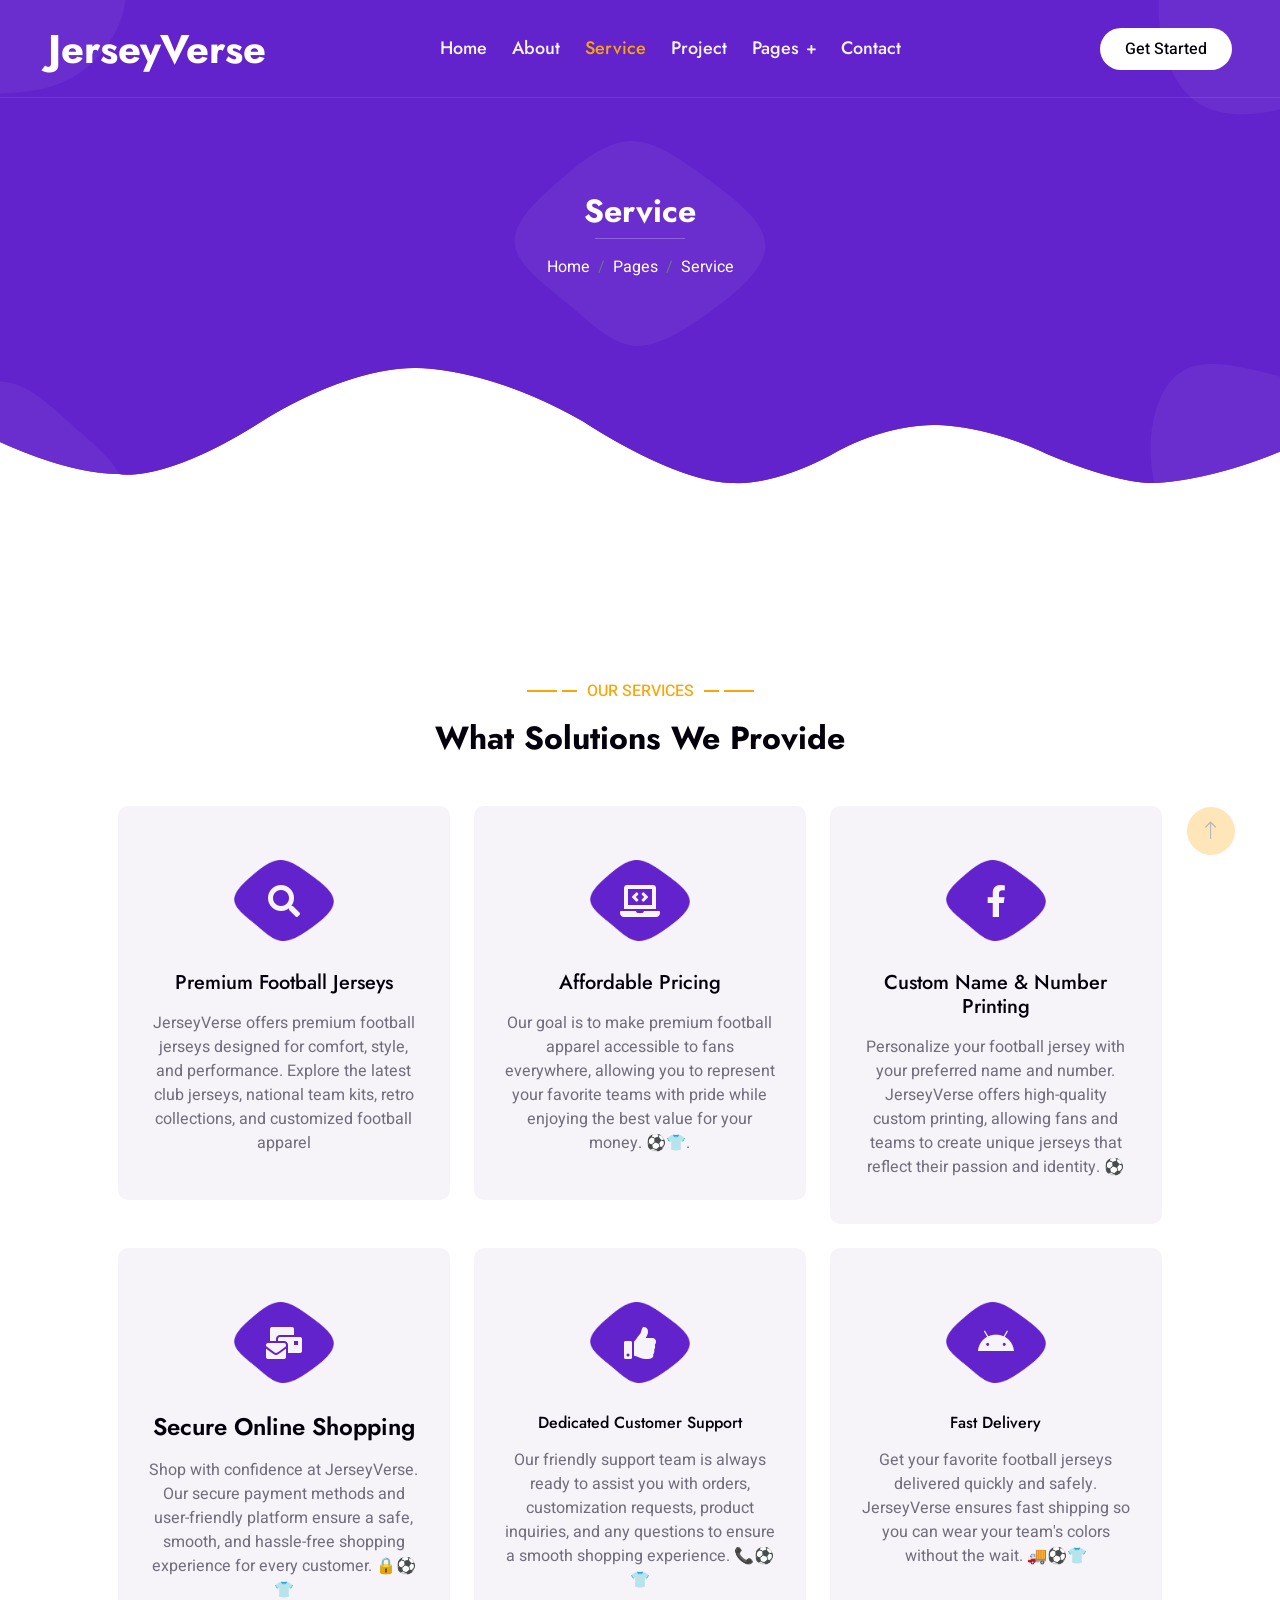
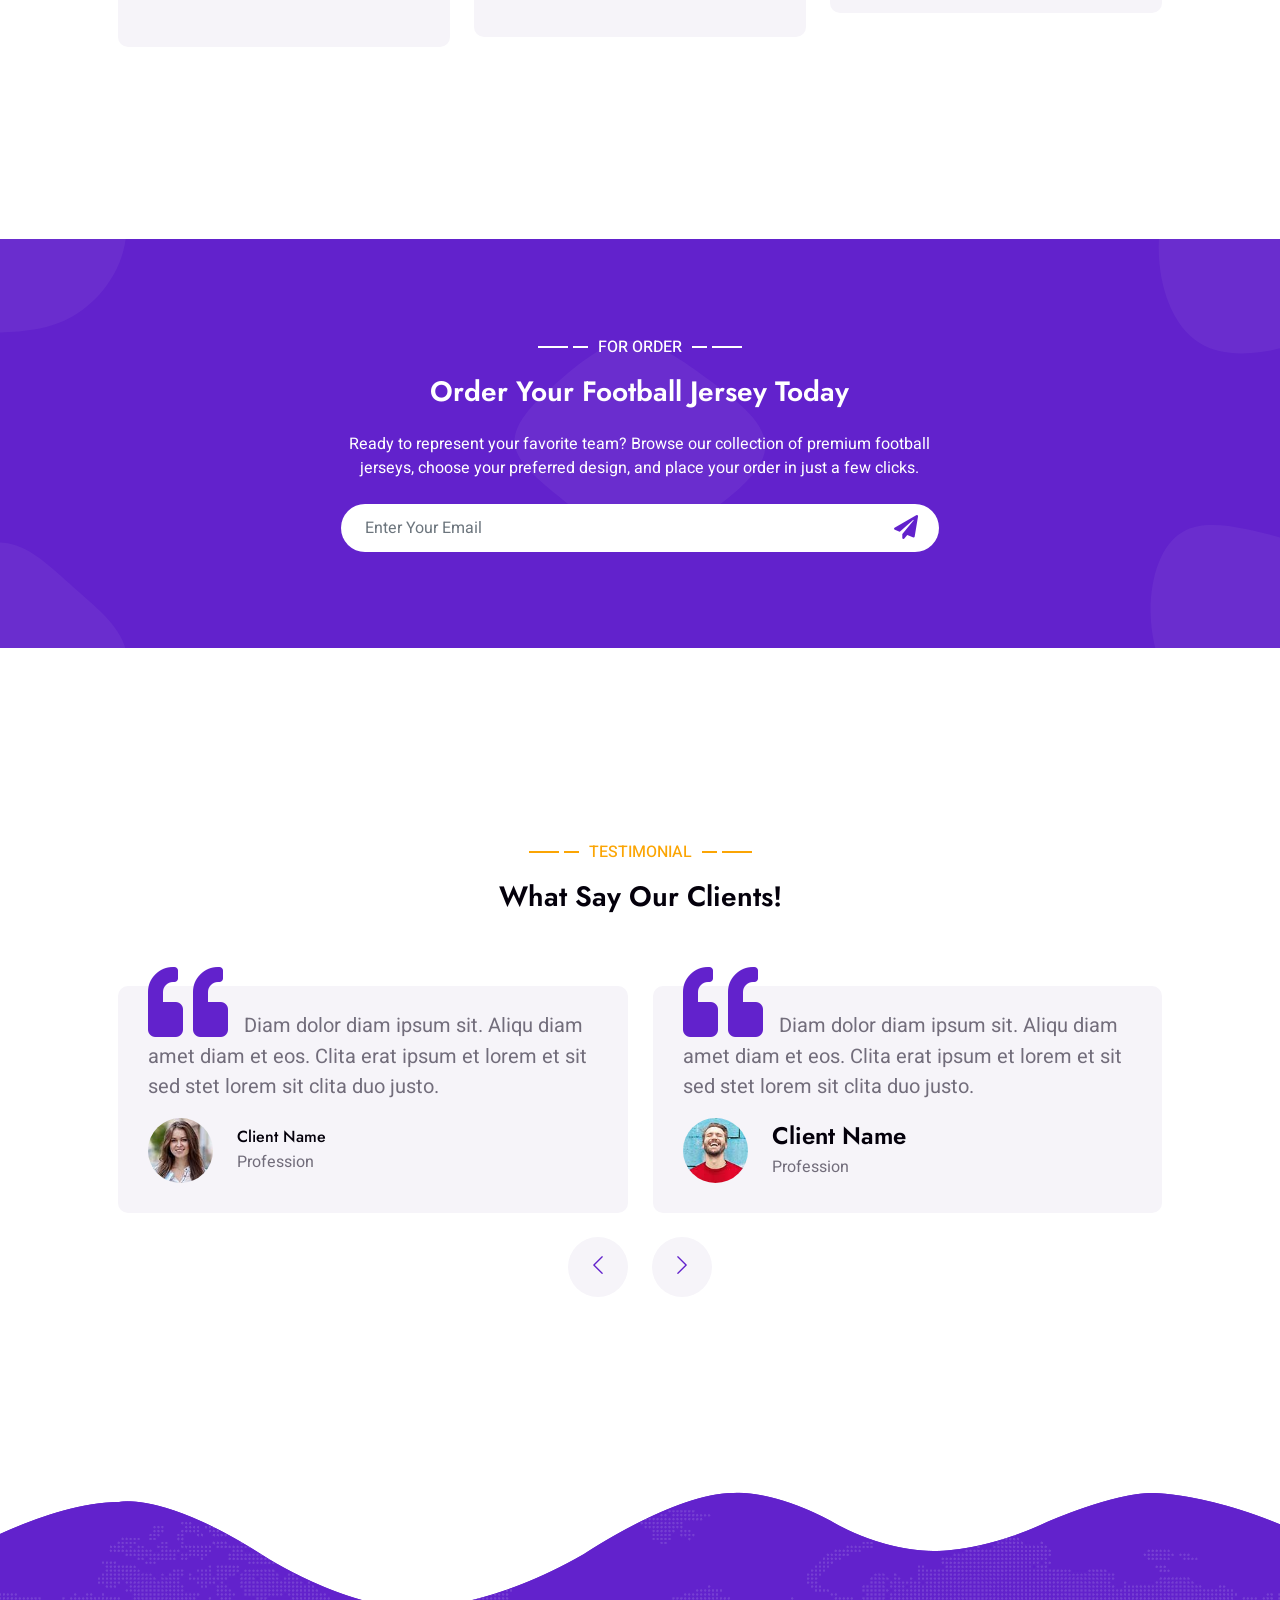
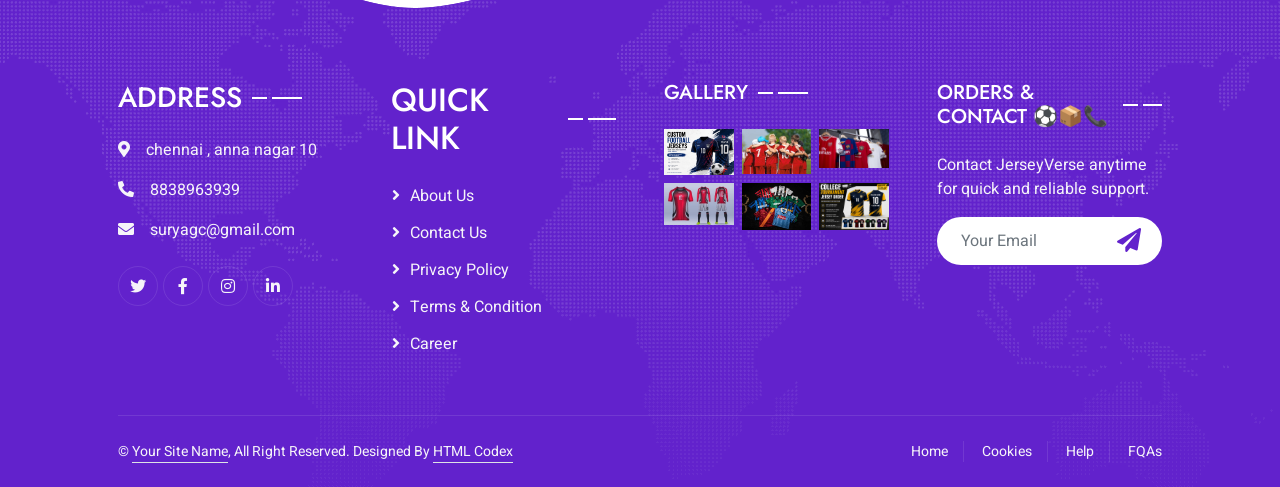
<file: service.html>
<!DOCTYPE html>
<html lang="en">

<head>
    <meta charset="utf-8">
    <title>JerseyVerse- Football Jersey Sales</title>
    <meta content="width=device-width, initial-scale=1.0" name="viewport">
    <meta name="keywords" content="Buy custom football jerseys online,,football jerseys, custom jerseys, sports jerseys, team uniforms, jersey printing, football kits, JerseyVerse">
	<meta name="description" content="Shop premium custom football jerseys, team uniforms, and sportswear at JerseyVerse. High-quality designs, affordable prices, and fast delivery.">
    <meta name="author" content="JerseyVerse">
	<meta name="publisher" content="JerseyVerse">
	<meta name="robots" content="index, follow">
	<link rel="canonical" href="https://webpagethree.vercel.app/index.html">

    <!-- Favicon -->
    <link href="img/favicon.ico" rel="icon">

    <!-- Google Web Fonts -->
    <link rel="preconnect" href="https://fonts.googleapis.com">
    <link rel="preconnect" href="https://fonts.gstatic.com" crossorigin>
    <link href="https://fonts.googleapis.com/css2?family=Heebo:wght@400;500&family=Jost:wght@500;600;700&display=swap" rel="stylesheet"> 

    <!-- Icon Font Stylesheet -->
    <link href="https://cdnjs.cloudflare.com/ajax/libs/font-awesome/5.10.0/css/all.min.css" rel="stylesheet">
    <link href="https://cdn.jsdelivr.net/npm/bootstrap-icons@1.4.1/font/bootstrap-icons.css" rel="stylesheet">

    <!-- Libraries Stylesheet -->
    <link href="lib/animate/animate.min.css" rel="stylesheet">
    <link href="lib/owlcarousel/assets/owl.carousel.min.css" rel="stylesheet">
    <link href="lib/lightbox/css/lightbox.min.css" rel="stylesheet">

    <!-- Customized Bootstrap Stylesheet -->
    <link href="css/bootstrap.min.css" rel="stylesheet">

    <!-- Template Stylesheet -->
    <link href="css/style.css" rel="stylesheet">
</head>

<body>
    <div class="container-xxl bg-white p-0">
        <!-- Spinner Start -->
        <div id="spinner" class="show bg-white position-fixed translate-middle w-100 vh-100 top-50 start-50 d-flex align-items-center justify-content-center">
            <div class="spinner-grow text-primary" style="width: 3rem; height: 3rem;" role="status">
                <span class="sr-only">Loading...</span>
            </div>
        </div>
        <!-- Spinner End -->


        <!-- Navbar & Hero Start -->
        <div class="container-xxl position-relative p-0">
            <nav class="navbar navbar-expand-lg navbar-light px-4 px-lg-5 py-3 py-lg-0">
                <a href="" class="navbar-brand p-0">
                    <h1 class="m-0">JerseyVerse</h1>
                    <!-- <img src="img/logo.png" alt="Logo"> -->
                </a>
                <button class="navbar-toggler" type="button" data-bs-toggle="collapse" data-bs-target="#navbarCollapse">
                    <span class="fa fa-bars"></span>
                </button>
                <div class="collapse navbar-collapse" id="navbarCollapse">
                    <div class="navbar-nav mx-auto py-0">
                        <a href="index.html" class="nav-item nav-link">Home</a>
                        <a href="about.html" class="nav-item nav-link">About</a>
                        <a href="service.html" class="nav-item nav-link active">Service</a>
                        <a href="project.html" class="nav-item nav-link">Project</a>
                        <div class="nav-item dropdown">
                            <a href="#" class="nav-link dropdown-toggle" data-bs-toggle="dropdown">Pages</a>
                            <div class="dropdown-menu m-0">
                                <a href="team.html" class="dropdown-item">Our Team</a>
                                <a href="testimonial.html" class="dropdown-item">Testimonial</a>
                                <a href="404.html" class="dropdown-item">404 Page</a>
                            </div>
                        </div>
                        <a href="contact.html" class="nav-item nav-link">Contact</a>
                    </div>
                    <a href="" class="btn rounded-pill py-2 px-4 ms-3 d-none d-lg-block">Get Started</a>
                </div>
            </nav>

            <div class="container-xxl py-5 bg-primary hero-header">
                <div class="container my-5 py-5 px-lg-5">
                    <div class="row g-5 py-5">
                        <div class="col-12 text-center">
                            <h2 class="text-white animated slideInDown">Service</h2>
                            <hr class="bg-white mx-auto mt-0" style="width: 90px;">
                            <nav aria-label="breadcrumb">
                                <ol class="breadcrumb justify-content-center">
                                    <li class="breadcrumb-item"><a class="text-white" href="#">Home</a></li>
                                    <li class="breadcrumb-item"><a class="text-white" href="#">Pages</a></li>
                                    <li class="breadcrumb-item text-white active" aria-current="page">Service</li>
                                </ol>
                            </nav>
                        </div>
                    </div>
                </div>
            </div>
        </div>
        <!-- Navbar & Hero End -->


        <!-- Service Start -->
        <div class="container-xxl py-5">
            <div class="container py-5 px-lg-5">
                <div class="wow fadeInUp" data-wow-delay="0.1s">
                    <p class="section-title text-secondary justify-content-center"><span></span>Our Services<span></span></p>
                    <h2 class="text-center mb-5">What Solutions We Provide</h2>
                </div>
                <div class="row g-4">
                    <div class="col-lg-4 col-md-6 wow fadeInUp" data-wow-delay="0.1s">
                        <div class="service-item d-flex flex-column text-center rounded">
                            <div class="service-icon flex-shrink-0">
                                <i class="fa fa-search fa-2x"></i>
                            </div>
                            <h5 class="mb-3">Premium Football Jerseys</h5>
                            <p class="m-0">JerseyVerse offers premium football jerseys designed for comfort, style, and performance. Explore the latest club jerseys, national team kits, retro collections, and customized football apparel</p>
                            <a class="btn btn-square" href=""><i class="fa fa-arrow-right"></i></a>
                        </div>
                    </div>
                    <div class="col-lg-4 col-md-6 wow fadeInUp" data-wow-delay="0.3s">
                        <div class="service-item d-flex flex-column text-center rounded">
                            <div class="service-icon flex-shrink-0">
                                <i class="fa fa-laptop-code fa-2x"></i>
                            </div>
                            <h5 class="mb-3">Affordable Pricing</h5>
                            <p class="m-0">Our goal is to make premium football apparel accessible to fans everywhere, allowing you to represent your favorite teams with pride while enjoying the best value for your money. ⚽👕.</p>
                            <a class="btn btn-square" href=""><i class="fa fa-arrow-right"></i></a>
                        </div>
                    </div>
                    <div class="col-lg-4 col-md-6 wow fadeInUp" data-wow-delay="0.5s">
                        <div class="service-item d-flex flex-column text-center rounded">
                            <div class="service-icon flex-shrink-0">
                                <i class="fab fa-facebook-f fa-2x"></i>
                            </div>
                            <h5 class="mb-3">Custom Name & Number Printing</h5>
                            <p class="m-0">Personalize your football jersey with your preferred name and number. JerseyVerse offers high-quality custom printing, allowing fans and teams to create unique jerseys that reflect their passion and identity. ⚽</p>
                            <a class="btn btn-square" href=""><i class="fa fa-arrow-right"></i></a>
                        </div>
                    </div>
                    <div class="col-lg-4 col-md-6 wow fadeInUp" data-wow-delay="0.1s">
                        <div class="service-item d-flex flex-column text-center rounded">
                            <div class="service-icon flex-shrink-0">
                                <i class="fa fa-mail-bulk fa-2x"></i>
                            </div>
                            <h4 class="mb-3">Secure Online Shopping</h4>
                            <p class="m-0">Shop with confidence at JerseyVerse. Our secure payment methods and user-friendly platform ensure a safe, smooth, and hassle-free shopping experience for every customer. 🔒⚽👕</p>
                            <a class="btn btn-square" href=""><i class="fa fa-arrow-right"></i></a>
                        </div>
                    </div>
                    <div class="col-lg-4 col-md-6 wow fadeInUp" data-wow-delay="0.3s">
                        <div class="service-item d-flex flex-column text-center rounded">
                            <div class="service-icon flex-shrink-0">
                                <i class="fa fa-thumbs-up fa-2x"></i>
                            </div>
                            <h6 class="mb-3">Dedicated Customer Support</h6>
                            <p class="m-0">Our friendly support team is always ready to assist you with orders, customization requests, product inquiries, and any questions to ensure a smooth shopping experience. 📞⚽👕</p>
                            <a class="btn btn-square" href=""><i class="fa fa-arrow-right"></i></a>
                        </div>
                    </div>
                    <div class="col-lg-4 col-md-6 wow fadeInUp" data-wow-delay="0.5s">
                        <div class="service-item d-flex flex-column text-center rounded">
                            <div class="service-icon flex-shrink-0">
                                <i class="fab fa-android fa-2x"></i>
                            </div>
                            <h6 class="mb-3">Fast Delivery</h6>
                            <p class="m-0">Get your favorite football jerseys delivered quickly and safely. JerseyVerse ensures fast shipping so you can wear your team's colors without the wait. 🚚⚽👕</p>
                            <a class="btn btn-square" href=""><i class="fa fa-arrow-right"></i></a>
                        </div>
                    </div>
                </div>
            </div>
        </div>
        <!-- Service End -->


        <!-- Newsletter Start -->
        <div class="container-xxl bg-primary newsletter py-5 wow fadeInUp" data-wow-delay="0.1s">
            <div class="container py-5 px-lg-5">
                <div class="row justify-content-center">
                    <div class="col-lg-7 text-center">
                        <p class="section-title text-white justify-content-center"><span></span>For Order<span></span></p>
                        <h3 class="text-center text-white mb-4">Order Your Football Jersey Today</h3>
                        <p class="text-white mb-4">Ready to represent your favorite team? Browse our collection of premium football jerseys, choose your preferred design, and place your order in just a few clicks.</p>
                        <div class="position-relative w-100 mt-3">
                            <input class="form-control border-0 rounded-pill w-100 ps-4 pe-5" type="text" placeholder="Enter Your Email" style="height: 48px;">
                            <button type="button" class="btn shadow-none position-absolute top-0 end-0 mt-1 me-2"><i class="fa fa-paper-plane text-primary fs-4"></i></button>
                        </div>
                    </div>
                </div>
            </div>
        </div>
        <!-- Newsletter End -->


        <!-- Testimonial Start -->
        <div class="container-xxl py-5 wow fadeInUp" data-wow-delay="0.1s">
            <div class="container py-5 px-lg-5">
                <p class="section-title text-secondary justify-content-center"><span></span>Testimonial<span></span></p>
                <h3 class="text-center mb-5">What Say Our Clients!</h3>
                <div class="owl-carousel testimonial-carousel">
                    <div class="testimonial-item bg-light rounded my-4">
                        <p class="fs-5"><i class="fa fa-quote-left fa-4x text-primary mt-n4 me-3"></i>Diam dolor diam ipsum sit. Aliqu diam amet diam et eos. Clita erat ipsum et lorem et sit sed stet lorem sit clita duo justo.</p>
                        <div class="d-flex align-items-center">
                            <img class="img-fluid flex-shrink-0 rounded-circle" src="img/testimonial-1.jpg" style="width: 65px; height: 65px;">
                            <div class="ps-4">
                                <h6 class="mb-1">Client Name</h6>
                                <span>Profession</span>
                            </div>
                        </div>
                    </div>
                    <div class="testimonial-item bg-light rounded my-4">
                        <p class="fs-5"><i class="fa fa-quote-left fa-4x text-primary mt-n4 me-3"></i>Diam dolor diam ipsum sit. Aliqu diam amet diam et eos. Clita erat ipsum et lorem et sit sed stet lorem sit clita duo justo.</p>
                        <div class="d-flex align-items-center">
                            <img class="img-fluid flex-shrink-0 rounded-circle" src="img/testimonial-2.jpg" style="width: 65px; height: 65px;">
                            <div class="ps-4">
                                <h4 class="mb-1">Client Name</h3>
                                <span>Profession</span>
                            </div>
                        </div>
                    </div>
                    <div class="testimonial-item bg-light rounded my-4">
                        <p class="fs-5"><i class="fa fa-quote-left fa-4x text-primary mt-n4 me-3"></i>Diam dolor diam ipsum sit. Aliqu diam amet diam et eos. Clita erat ipsum et lorem et sit sed stet lorem sit clita duo justo.</p>
                        <div class="d-flex align-items-center">
                            <img class="img-fluid flex-shrink-0 rounded-circle" src="img/testimonial-3.jpg" style="width: 65px; height: 65px;">
                            <div class="ps-4">
                                <h6 class="mb-1">Client Name</h6>
                                <span>Profession</span>
                            </div>
                        </div>
                    </div>
                </div>
            </div>
        </div>
        <!-- Testimonial End -->
        

        <!-- Footer Start -->
        <div class="container-fluid bg-primary text-light footer wow fadeIn" data-wow-delay="0.1s">
            <div class="container py-5 px-lg-5">
                <div class="row g-5">
                    <div class="col-md-6 col-lg-3">
                        <p class="section-title text-white h3 mb-4">Address<span></span></p>
                        <p><i class="fa fa-map-marker-alt me-3"></i>chennai , anna nagar 10</p>
                        <p><i class="fa fa-phone-alt me-3"></i>8838963939</p>
                        <p><i class="fa fa-envelope me-3"></i>suryagc@gmail.com

		</p>
                        <div class="d-flex pt-2">
                            <a class="btn btn-outline-light btn-social" href=""><i class="fab fa-twitter"></i></a>
                            <a class="btn btn-outline-light btn-social" href=""><i class="fab fa-facebook-f"></i></a>
                            <a class="btn btn-outline-light btn-social" href=""><i class="fab fa-instagram"></i></a>
                            <a class="btn btn-outline-light btn-social" href=""><i class="fab fa-linkedin-in"></i></a>
                        </div>
                    </div>
                    <div class="col-md-6 col-lg-3">
                        <p class="section-title text-white h2 mb-4">Quick Link<span></span></p>
                        <a class="btn btn-link" href="">About Us</a>
                        <a class="btn btn-link" href="">Contact Us</a>
                        <a class="btn btn-link" href="">Privacy Policy</a>
                        <a class="btn btn-link" href="">Terms & Condition</a>
                        <a class="btn btn-link" href="">Career</a>
                    </div>
                    <div class="col-md-6 col-lg-3">
                        <p class="section-title text-white h5 mb-4">Gallery<span></span></p>
                        <div class="row g-2">
                            <div class="col-4">
                                <img class="img-fluid" src="img/portfolio-1.jpg" alt="Image">
                            </div>
                            <div class="col-4">
                                <img class="img-fluid" src="img/portfolio-2.jpg" alt="Image">
                            </div>
                            <div class="col-4">
                                <img class="img-fluid" src="img/portfolio-3.jpg" alt="Image">
                            </div>
                            <div class="col-4">
                                <img class="img-fluid" src="img/portfolio-4.jpg" alt="Image">
                            </div>
                            <div class="col-4">
                                <img class="img-fluid" src="img/portfolio-5.jpg" alt="Image">
                            </div>
                            <div class="col-4">
                                <img class="img-fluid" src="img/portfolio-6.jpg" alt="Image">
                            </div>
                        </div>
                    </div>
                    <div class="col-md-6 col-lg-3">
                        <p class="section-title text-white h5 mb-4">Orders & Contact ⚽📦📞<span></span></p>
                        <p>Contact JerseyVerse anytime for quick and reliable support.

			</p>
                        <div class="position-relative w-100 mt-3">
                            <input class="form-control border-0 rounded-pill w-100 ps-4 pe-5" type="text" placeholder="Your Email" style="height: 48px;">
                            <button type="button" class="btn shadow-none position-absolute top-0 end-0 mt-1 me-2"><i class="fa fa-paper-plane text-primary fs-4"></i></button>
                        </div>
                    </div>
                </div>
            </div>
            <div class="container px-lg-5">
                <div class="copyright">
                    <div class="row">
                        <div class="col-md-6 text-center text-md-start mb-3 mb-md-0">
                            &copy; <a class="border-bottom" href="#">Your Site Name</a>, All Right Reserved. 
							
							<!--/*** This template is free as long as you keep the footer author’s credit link/attribution link/backlink. If you'd like to use the template without the footer author’s credit link/attribution link/backlink, you can purchase the Credit Removal License from "https://htmlcodex.com/credit-removal". Thank you for your support. ***/-->
							Designed By <a class="border-bottom" href="https://htmlcodex.com">HTML Codex</a>
                        </div>
                        <div class="col-md-6 text-center text-md-end">
                            <div class="footer-menu">
                                <a href="">Home</a>
                                <a href="">Cookies</a>
                                <a href="">Help</a>
                                <a href="">FQAs</a>
                            </div>
                        </div>
                    </div>
                </div>
            </div>
        </div>
        <!-- Footer End -->


        <!-- Back to Top -->
        <a href="#" class="btn btn-lg btn-secondary btn-lg-square back-to-top"><i class="bi bi-arrow-up"></i></a>
    </div>

    <!-- JavaScript Libraries -->
    <script src="https://code.jquery.com/jquery-3.4.1.min.js"></script>
    <script src="https://cdn.jsdelivr.net/npm/bootstrap@5.0.0/dist/js/bootstrap.bundle.min.js"></script>
    <script src="lib/wow/wow.min.js"></script>
    <script src="lib/easing/easing.min.js"></script>
    <script src="lib/waypoints/waypoints.min.js"></script>
    <script src="lib/counterup/counterup.min.js"></script>
    <script src="lib/owlcarousel/owl.carousel.min.js"></script>
    <script src="lib/isotope/isotope.pkgd.min.js"></script>
    <script src="lib/lightbox/js/lightbox.min.js"></script>

    <!-- Template Javascript -->
    <script src="js/main.js"></script>
</body>

</html>
</file>
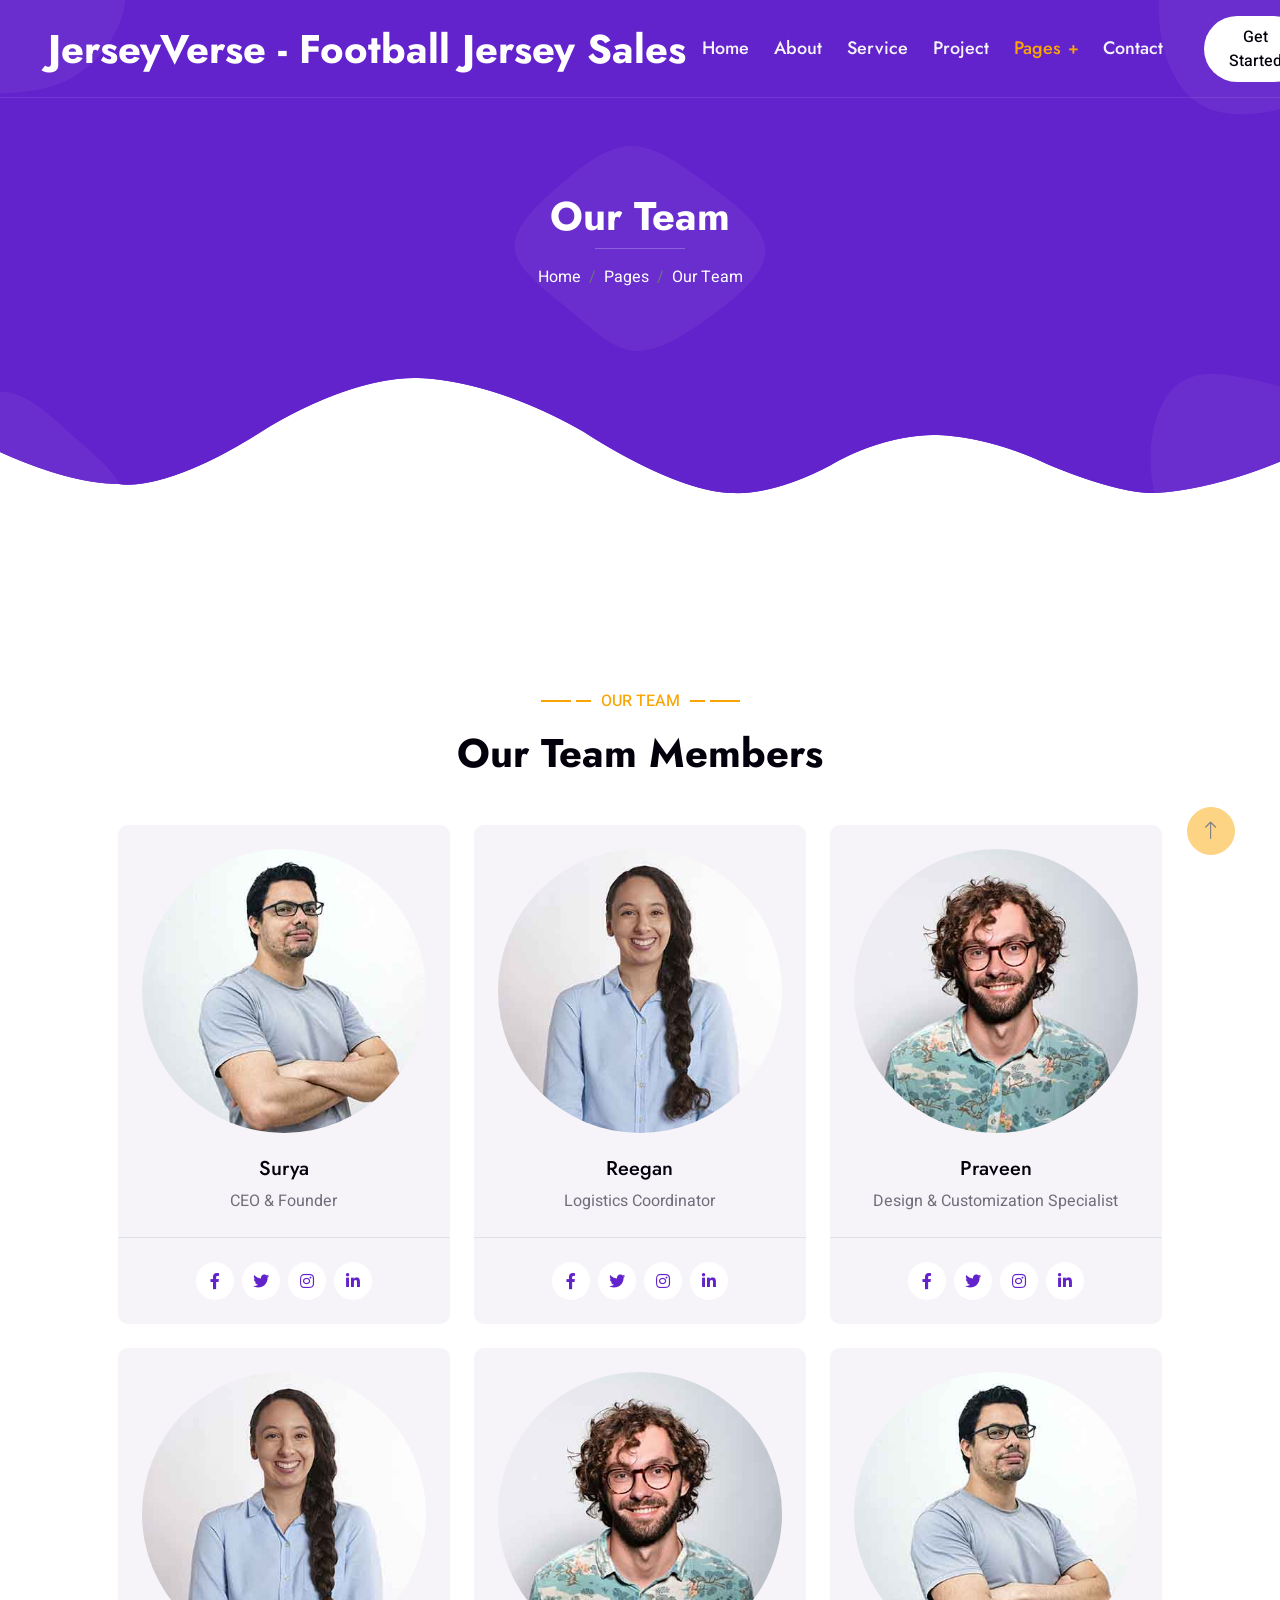
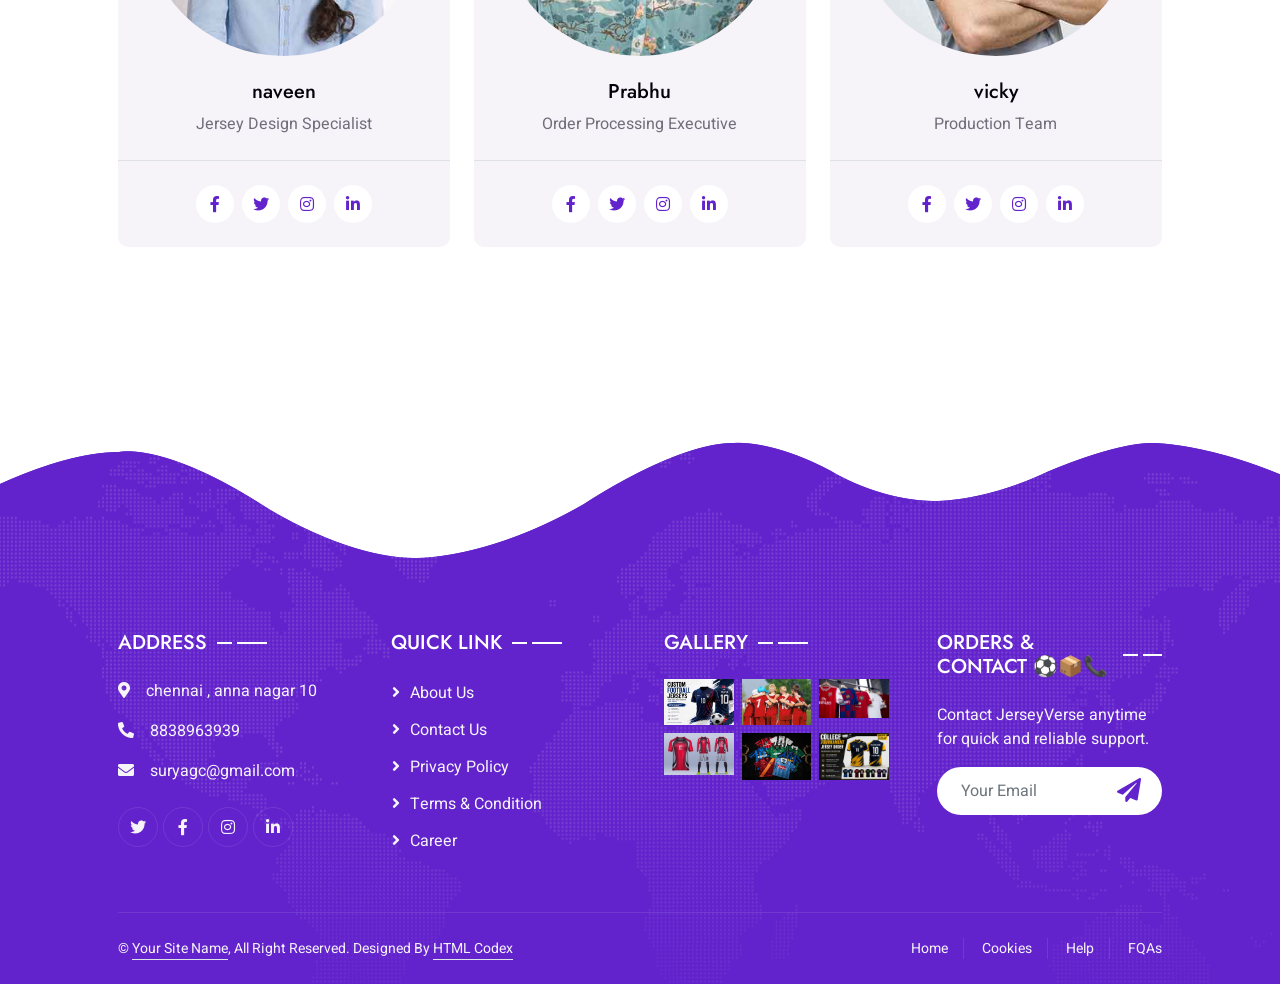
<file: team.html>
<!DOCTYPE html>
<html lang="en">

<head>
    <meta charset="utf-8">
    <title>JerseyVerse - Football Jersey Sales</title>
    <meta content="width=device-width, initial-scale=1.0" name="viewport">
    <meta name="keywords" content="Buy custom football jerseys online,football jerseys, custom jerseys, sports jerseys, team uniforms, jersey printing, football kits, JerseyVerse">
	<meta name="description" content="Shop premium custom football jerseys, team uniforms, and sportswear at JerseyVerse. High-quality designs, affordable prices, and fast delivery.">
    <meta name="author" content="JerseyVerse">
	<meta name="publisher" content="JerseyVerse">
	<meta name="robots" content="index, follow">
	<link rel="canonical" href="https://webpagethree.vercel.app/index.html">

    <!-- Favicon -->
    <link href="img/favicon.ico" rel="icon">

    <!-- Google Web Fonts -->
    <link rel="preconnect" href="https://fonts.googleapis.com">
    <link rel="preconnect" href="https://fonts.gstatic.com" crossorigin>
    <link href="https://fonts.googleapis.com/css2?family=Heebo:wght@400;500&family=Jost:wght@500;600;700&display=swap" rel="stylesheet"> 

    <!-- Icon Font Stylesheet -->
    <link href="https://cdnjs.cloudflare.com/ajax/libs/font-awesome/5.10.0/css/all.min.css" rel="stylesheet">
    <link href="https://cdn.jsdelivr.net/npm/bootstrap-icons@1.4.1/font/bootstrap-icons.css" rel="stylesheet">

    <!-- Libraries Stylesheet -->
    <link href="lib/animate/animate.min.css" rel="stylesheet">
    <link href="lib/owlcarousel/assets/owl.carousel.min.css" rel="stylesheet">
    <link href="lib/lightbox/css/lightbox.min.css" rel="stylesheet">

    <!-- Customized Bootstrap Stylesheet -->
    <link href="css/bootstrap.min.css" rel="stylesheet">

    <!-- Template Stylesheet -->
    <link href="css/style.css" rel="stylesheet">
</head>

<body>
    <div class="container-xxl bg-white p-0">
        <!-- Spinner Start -->
        <div id="spinner" class="show bg-white position-fixed translate-middle w-100 vh-100 top-50 start-50 d-flex align-items-center justify-content-center">
            <div class="spinner-grow text-primary" style="width: 3rem; height: 3rem;" role="status">
                <span class="sr-only">Loading...</span>
            </div>
        </div>
        <!-- Spinner End -->


        <!-- Navbar & Hero Start -->
        <div class="container-xxl position-relative p-0">
            <nav class="navbar navbar-expand-lg navbar-light px-4 px-lg-5 py-3 py-lg-0">
                <a href="" class="navbar-brand p-0">
                    <h1 class="m-0">JerseyVerse - Football Jersey Sales</h1>
                    <!-- <img src="img/logo.png" alt="Logo"> -->
                </a>
                <button class="navbar-toggler" type="button" data-bs-toggle="collapse" data-bs-target="#navbarCollapse">
                    <span class="fa fa-bars"></span>
                </button>
                <div class="collapse navbar-collapse" id="navbarCollapse">
                    <div class="navbar-nav mx-auto py-0">
                        <a href="index.html" class="nav-item nav-link">Home</a>
                        <a href="about.html" class="nav-item nav-link">About</a>
                        <a href="service.html" class="nav-item nav-link">Service</a>
                        <a href="project.html" class="nav-item nav-link">Project</a>
                        <div class="nav-item dropdown">
                            <a href="#" class="nav-link dropdown-toggle active" data-bs-toggle="dropdown">Pages</a>
                            <div class="dropdown-menu m-0">
                                <a href="team.html" class="dropdown-item active">Our Team</a>
                                <a href="testimonial.html" class="dropdown-item">Testimonial</a>
                                <a href="404.html" class="dropdown-item">404 Page</a>
                            </div>
                        </div>
                        <a href="contact.html" class="nav-item nav-link">Contact</a>
                    </div>
                    <a href="" class="btn rounded-pill py-2 px-4 ms-3 d-none d-lg-block">Get Started</a>
                </div>
            </nav>

            <div class="container-xxl py-5 bg-primary hero-header">
                <div class="container my-5 py-5 px-lg-5">
                    <div class="row g-5 py-5">
                        <div class="col-12 text-center">
                            <h1 class="text-white animated slideInDown">Our Team</h1>
                            <hr class="bg-white mx-auto mt-0" style="width: 90px;">
                            <nav aria-label="breadcrumb">
                                <ol class="breadcrumb justify-content-center">
                                    <li class="breadcrumb-item"><a class="text-white" href="#">Home</a></li>
                                    <li class="breadcrumb-item"><a class="text-white" href="#">Pages</a></li>
                                    <li class="breadcrumb-item text-white active" aria-current="page">Our Team</li>
                                </ol>
                            </nav>
                        </div>
                    </div>
                </div>
            </div>
        </div>
        <!-- Navbar & Hero End -->
        

        <!-- Team Start -->
        <div class="container-xxl py-5">
            <div class="container py-5 px-lg-5">
                <div class="wow fadeInUp" data-wow-delay="0.1s">
                    <p class="section-title text-secondary justify-content-center"><span></span>Our Team<span></span></p>
                    <h1 class="text-center mb-5">Our Team Members</h1>
                </div>
                <div class="row g-4">
                    <div class="col-lg-4 col-md-6 wow fadeInUp" data-wow-delay="0.1s">
                        <div class="team-item bg-light rounded">
                            <div class="text-center border-bottom p-4">
                                <img class="img-fluid rounded-circle mb-4" src="img/team-1.jpg" alt="">
                                <h5>Surya</h5>
                                <span>CEO & Founder</span>
                            </div>
                            <div class="d-flex justify-content-center p-4">
                                <a class="btn btn-square mx-1" href=""><i class="fab fa-facebook-f"></i></a>
                                <a class="btn btn-square mx-1" href=""><i class="fab fa-twitter"></i></a>
                                <a class="btn btn-square mx-1" href=""><i class="fab fa-instagram"></i></a>
                                <a class="btn btn-square mx-1" href=""><i class="fab fa-linkedin-in"></i></a>
                            </div>
                        </div>
                    </div>
                    <div class="col-lg-4 col-md-6 wow fadeInUp" data-wow-delay="0.3s">
                        <div class="team-item bg-light rounded">
                            <div class="text-center border-bottom p-4">
                                <img class="img-fluid rounded-circle mb-4" src="img/team-2.jpg" alt="">
                                <h5>Reegan</h5>
                                <span>Logistics Coordinator</span>
                            </div>
                            <div class="d-flex justify-content-center p-4">
                                <a class="btn btn-square mx-1" href=""><i class="fab fa-facebook-f"></i></a>
                                <a class="btn btn-square mx-1" href=""><i class="fab fa-twitter"></i></a>
                                <a class="btn btn-square mx-1" href=""><i class="fab fa-instagram"></i></a>
                                <a class="btn btn-square mx-1" href=""><i class="fab fa-linkedin-in"></i></a>
                            </div>
                        </div>
                    </div>
                    <div class="col-lg-4 col-md-6 wow fadeInUp" data-wow-delay="0.5s">
                        <div class="team-item bg-light rounded">
                            <div class="text-center border-bottom p-4">
                                <img class="img-fluid rounded-circle mb-4" src="img/team-3.jpg" alt="">
                                <h5>Praveen</h5>
                                <span>Design & Customization Specialist</span>
                            </div>
                            <div class="d-flex justify-content-center p-4">
                                <a class="btn btn-square mx-1" href=""><i class="fab fa-facebook-f"></i></a>
                                <a class="btn btn-square mx-1" href=""><i class="fab fa-twitter"></i></a>
                                <a class="btn btn-square mx-1" href=""><i class="fab fa-instagram"></i></a>
                                <a class="btn btn-square mx-1" href=""><i class="fab fa-linkedin-in"></i></a>
                            </div>
                        </div>
                    </div>
                    <div class="col-lg-4 col-md-6 wow fadeInUp" data-wow-delay="0.1s">
                        <div class="team-item bg-light rounded">
                            <div class="text-center border-bottom p-4">
                                <img class="img-fluid rounded-circle mb-4" src="img/team-2.jpg" alt="">
                                <h5>naveen</h5>
                                <span>Jersey Design Specialist</span>
                            </div>
                            <div class="d-flex justify-content-center p-4">
                                <a class="btn btn-square mx-1" href=""><i class="fab fa-facebook-f"></i></a>
                                <a class="btn btn-square mx-1" href=""><i class="fab fa-twitter"></i></a>
                                <a class="btn btn-square mx-1" href=""><i class="fab fa-instagram"></i></a>
                                <a class="btn btn-square mx-1" href=""><i class="fab fa-linkedin-in"></i></a>
                            </div>
                        </div>
                    </div>
                    <div class="col-lg-4 col-md-6 wow fadeInUp" data-wow-delay="0.3s">
                        <div class="team-item bg-light rounded">
                            <div class="text-center border-bottom p-4">
                                <img class="img-fluid rounded-circle mb-4" src="img/team-3.jpg" alt="">
                                <h5>Prabhu</h5>
                                <span>Order Processing Executive</span>
                            </div>
                            <div class="d-flex justify-content-center p-4">
                                <a class="btn btn-square mx-1" href=""><i class="fab fa-facebook-f"></i></a>
                                <a class="btn btn-square mx-1" href=""><i class="fab fa-twitter"></i></a>
                                <a class="btn btn-square mx-1" href=""><i class="fab fa-instagram"></i></a>
                                <a class="btn btn-square mx-1" href=""><i class="fab fa-linkedin-in"></i></a>
                            </div>
                        </div>
                    </div>
                    <div class="col-lg-4 col-md-6 wow fadeInUp" data-wow-delay="0.5s">
                        <div class="team-item bg-light rounded">
                            <div class="text-center border-bottom p-4">
                                <img class="img-fluid rounded-circle mb-4" src="img/team-1.jpg" alt="">
                                <h5>vicky</h5>
                                <span>Production Team</span>
                            </div>
                            <div class="d-flex justify-content-center p-4">
                                <a class="btn btn-square mx-1" href=""><i class="fab fa-facebook-f"></i></a>
                                <a class="btn btn-square mx-1" href=""><i class="fab fa-twitter"></i></a>
                                <a class="btn btn-square mx-1" href=""><i class="fab fa-instagram"></i></a>
                                <a class="btn btn-square mx-1" href=""><i class="fab fa-linkedin-in"></i></a>
                            </div>
                        </div>
                    </div>
                </div>
            </div>
        </div>
        <!-- Team End -->
        

        <!-- Footer Start -->
        <div class="container-fluid bg-primary text-light footer wow fadeIn" data-wow-delay="0.1s">
            <div class="container py-5 px-lg-5">
                <div class="row g-5">
                    <div class="col-md-6 col-lg-3">
                        <p class="section-title text-white h5 mb-4">Address<span></span></p>
                        <p><i class="fa fa-map-marker-alt me-3"></i>chennai , anna nagar 10</p>
                        <p><i class="fa fa-phone-alt me-3"></i>8838963939</p>
                        <p><i class="fa fa-envelope me-3"></i>suryagc@gmail.com</p>
                        <div class="d-flex pt-2">
                            <a class="btn btn-outline-light btn-social" href=""><i class="fab fa-twitter"></i></a>
                            <a class="btn btn-outline-light btn-social" href=""><i class="fab fa-facebook-f"></i></a>
                            <a class="btn btn-outline-light btn-social" href=""><i class="fab fa-instagram"></i></a>
                            <a class="btn btn-outline-light btn-social" href=""><i class="fab fa-linkedin-in"></i></a>
                        </div>
                    </div>
                    <div class="col-md-6 col-lg-3">
                        <p class="section-title text-white h5 mb-4">Quick Link<span></span></p>
                        <a class="btn btn-link" href="">About Us</a>
                        <a class="btn btn-link" href="">Contact Us</a>
                        <a class="btn btn-link" href="">Privacy Policy</a>
                        <a class="btn btn-link" href="">Terms & Condition</a>
                        <a class="btn btn-link" href="">Career</a>
                    </div>
                    <div class="col-md-6 col-lg-3">
                        <p class="section-title text-white h5 mb-4">Gallery<span></span></p>
                        <div class="row g-2">
                            <div class="col-4">
                                <img class="img-fluid" src="img/portfolio-1.jpg" alt="Image">
                            </div>
                            <div class="col-4">
                                <img class="img-fluid" src="img/portfolio-2.jpg" alt="Image">
                            </div>
                            <div class="col-4">
                                <img class="img-fluid" src="img/portfolio-3.jpg" alt="Image">
                            </div>
                            <div class="col-4">
                                <img class="img-fluid" src="img/portfolio-4.jpg" alt="Image">
                            </div>
                            <div class="col-4">
                                <img class="img-fluid" src="img/portfolio-5.jpg" alt="Image">
                            </div>
                            <div class="col-4">
                                <img class="img-fluid" src="img/portfolio-6.jpg" alt="Image">
                            </div>
                        </div>
                    </div>
                    <div class="col-md-6 col-lg-3">
                        <p class="section-title text-white h5 mb-4">Orders & Contact ⚽📦📞<span></span></p>
                        <p>Contact JerseyVerse anytime for quick and reliable support.</p>
                        <div class="position-relative w-100 mt-3">
                            <input class="form-control border-0 rounded-pill w-100 ps-4 pe-5" type="text" placeholder="Your Email" style="height: 48px;">
                            <button type="button" class="btn shadow-none position-absolute top-0 end-0 mt-1 me-2"><i class="fa fa-paper-plane text-primary fs-4"></i></button>
                        </div>
                    </div>
                </div>
            </div>
            <div class="container px-lg-5">
                <div class="copyright">
                    <div class="row">
                        <div class="col-md-6 text-center text-md-start mb-3 mb-md-0">
                            &copy; <a class="border-bottom" href="#">Your Site Name</a>, All Right Reserved. 
							
							<!--/*** This template is free as long as you keep the footer author’s credit link/attribution link/backlink. If you'd like to use the template without the footer author’s credit link/attribution link/backlink, you can purchase the Credit Removal License from "https://htmlcodex.com/credit-removal". Thank you for your support. ***/-->
							Designed By <a class="border-bottom" href="https://htmlcodex.com">HTML Codex</a>
                        </div>
                        <div class="col-md-6 text-center text-md-end">
                            <div class="footer-menu">
                                <a href="">Home</a>
                                <a href="">Cookies</a>
                                <a href="">Help</a>
                                <a href="">FQAs</a>
                            </div>
                        </div>
                    </div>
                </div>
            </div>
        </div>
        <!-- Footer End -->


        <!-- Back to Top -->
        <a href="#" class="btn btn-lg btn-secondary btn-lg-square back-to-top"><i class="bi bi-arrow-up"></i></a>
    </div>

    <!-- JavaScript Libraries -->
    <script src="https://code.jquery.com/jquery-3.4.1.min.js"></script>
    <script src="https://cdn.jsdelivr.net/npm/bootstrap@5.0.0/dist/js/bootstrap.bundle.min.js"></script>
    <script src="lib/wow/wow.min.js"></script>
    <script src="lib/easing/easing.min.js"></script>
    <script src="lib/waypoints/waypoints.min.js"></script>
    <script src="lib/counterup/counterup.min.js"></script>
    <script src="lib/owlcarousel/owl.carousel.min.js"></script>
    <script src="lib/isotope/isotope.pkgd.min.js"></script>
    <script src="lib/lightbox/js/lightbox.min.js"></script>

    <!-- Template Javascript -->
    <script src="js/main.js"></script>
</body>

</html>
</file>
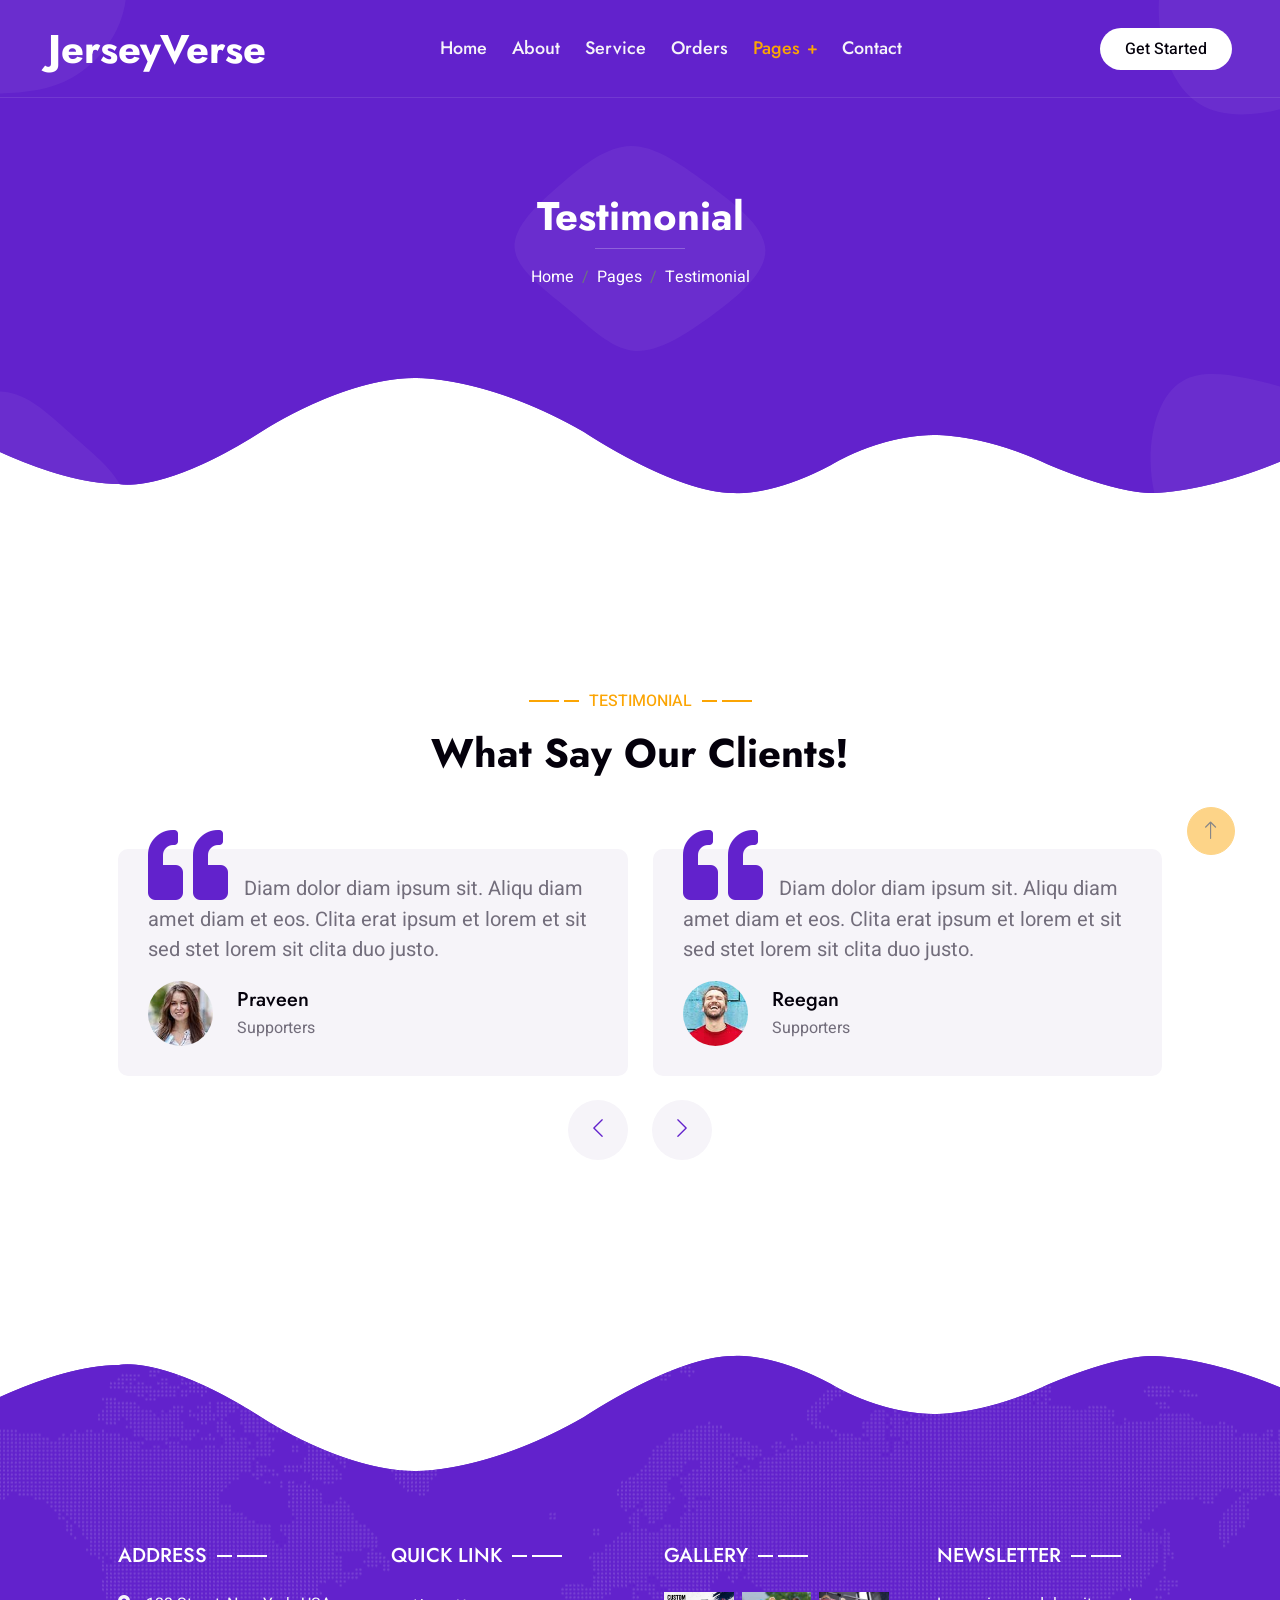
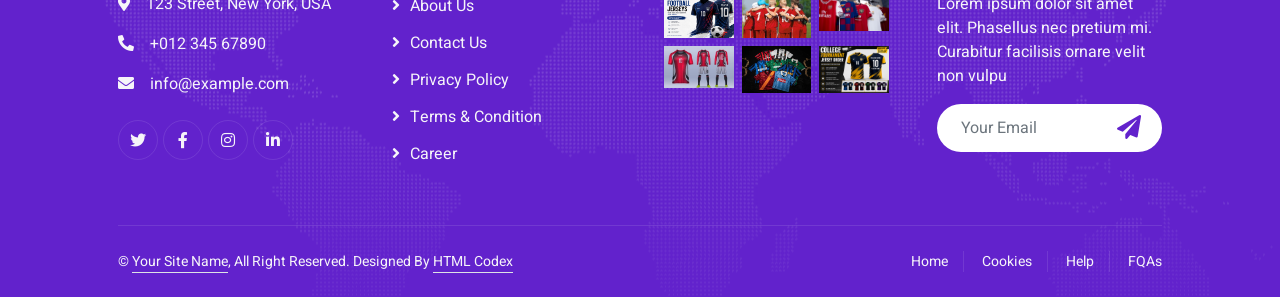
<file: testimonial.html>
<!DOCTYPE html>
<html lang="en">

<head>
    <meta charset="utf-8">
    <title>JerseyVerse- Football Jersey Sales</title>
    <meta content="width=device-width, initial-scale=1.0" name="viewport">
    <meta name="keywords" content="Buy custom football jerseys online,"football jerseys, custom jerseys, sports jerseys,team uniforms, jersey printing, football kits, JerseyVerse">
	<meta name="description" content="Shop premium custom football jerseys,team uniforms, and sportswear at JerseyVerse. High-quality designs, affordable prices, and fast delivery.">
    <meta name="author" content="JerseyVerse">
	<meta name="publisher" content="JerseyVerse">
	<meta name="robots" content="index, follow">
	<link rel="canonical" href="https://webpagethree.vercel.app/index.html">

    <!-- Favicon -->
    <link href="img/favicon.ico" rel="icon">

    <!-- Google Web Fonts -->
    <link rel="preconnect" href="https://fonts.googleapis.com">
    <link rel="preconnect" href="https://fonts.gstatic.com" crossorigin>
    <link href="https://fonts.googleapis.com/css2?family=Heebo:wght@400;500&family=Jost:wght@500;600;700&display=swap" rel="stylesheet"> 

    <!-- Icon Font Stylesheet -->
    <link href="https://cdnjs.cloudflare.com/ajax/libs/font-awesome/5.10.0/css/all.min.css" rel="stylesheet">
    <link href="https://cdn.jsdelivr.net/npm/bootstrap-icons@1.4.1/font/bootstrap-icons.css" rel="stylesheet">

    <!-- Libraries Stylesheet -->
    <link href="lib/animate/animate.min.css" rel="stylesheet">
    <link href="lib/owlcarousel/assets/owl.carousel.min.css" rel="stylesheet">
    <link href="lib/lightbox/css/lightbox.min.css" rel="stylesheet">

    <!-- Customized Bootstrap Stylesheet -->
    <link href="css/bootstrap.min.css" rel="stylesheet">

    <!-- Template Stylesheet -->
    <link href="css/style.css" rel="stylesheet">
</head>

<body>
    <div class="container-xxl bg-white p-0">
        <!-- Spinner Start -->
        <div id="spinner" class="show bg-white position-fixed translate-middle w-100 vh-100 top-50 start-50 d-flex align-items-center justify-content-center">
            <div class="spinner-grow text-primary" style="width: 3rem; height: 3rem;" role="status">
                <span class="sr-only">Loading...</span>
            </div>
        </div>
        <!-- Spinner End -->


        <!-- Navbar & Hero Start -->
        <div class="container-xxl position-relative p-0">
            <nav class="navbar navbar-expand-lg navbar-light px-4 px-lg-5 py-3 py-lg-0">
                <a href="" class="navbar-brand p-0">
                    <h1 class="m-0">JerseyVerse</h1>
                    <!-- <img src="img/logo.png" alt="Logo"> -->
                </a>
                <button class="navbar-toggler" type="button" data-bs-toggle="collapse" data-bs-target="#navbarCollapse">
                    <span class="fa fa-bars"></span>
                </button>
                <div class="collapse navbar-collapse" id="navbarCollapse">
                    <div class="navbar-nav mx-auto py-0">
                        <a href="index.html" class="nav-item nav-link">Home</a>
                        <a href="about.html" class="nav-item nav-link">About</a>
                        <a href="service.html" class="nav-item nav-link">Service</a>
                        <a href="project.html" class="nav-item nav-link">Orders</a>
                        <div class="nav-item dropdown">
                            <a href="#" class="nav-link dropdown-toggle active" data-bs-toggle="dropdown">Pages</a>
                            <div class="dropdown-menu m-0">
                                <a href="team.html" class="dropdown-item">Our Team</a>
                                <a href="testimonial.html" class="dropdown-item active">Testimonial</a>
                                <a href="404.html" class="dropdown-item">404 Page</a>
                            </div>
                        </div>
                        <a href="contact.html" class="nav-item nav-link">Contact</a>
                    </div>
                    <a href="" class="btn rounded-pill py-2 px-4 ms-3 d-none d-lg-block">Get Started</a>
                </div>
            </nav>

            <div class="container-xxl py-5 bg-primary hero-header">
                <div class="container my-5 py-5 px-lg-5">
                    <div class="row g-5 py-5">
                        <div class="col-12 text-center">
                            <h1 class="text-white animated slideInDown">Testimonial</h1>
                            <hr class="bg-white mx-auto mt-0" style="width: 90px;">
                            <nav aria-label="breadcrumb">
                                <ol class="breadcrumb justify-content-center">
                                    <li class="breadcrumb-item"><a class="text-white" href="#">Home</a></li>
                                    <li class="breadcrumb-item"><a class="text-white" href="#">Pages</a></li>
                                    <li class="breadcrumb-item text-white active" aria-current="page">Testimonial</li>
                                </ol>
                            </nav>
                        </div>
                    </div>
                </div>
            </div>
        </div>
        <!-- Navbar & Hero End -->
        

        <!-- Testimonial Start -->
        <div class="container-xxl py-5 wow fadeInUp" data-wow-delay="0.1s">
            <div class="container py-5 px-lg-5">
                <p class="section-title text-secondary justify-content-center"><span></span>Testimonial<span></span></p>
                <h1 class="text-center mb-5">What Say Our Clients!</h1>
                <div class="owl-carousel testimonial-carousel">
                    <div class="testimonial-item bg-light rounded my-4">
                        <p class="fs-5"><i class="fa fa-quote-left fa-4x text-primary mt-n4 me-3"></i>Diam dolor diam ipsum sit. Aliqu diam amet diam et eos. Clita erat ipsum et lorem et sit sed stet lorem sit clita duo justo.</p>
                        <div class="d-flex align-items-center">
                            <img class="img-fluid flex-shrink-0 rounded-circle" src="img/testimonial-1.jpg" style="width: 65px; height: 65px;">
                            <div class="ps-4">
                                <h5 class="mb-1">Praveen</h5>
                                <span>Supporters</span>
                            </div>
                        </div>
                    </div>
                    <div class="testimonial-item bg-light rounded my-4">
                        <p class="fs-5"><i class="fa fa-quote-left fa-4x text-primary mt-n4 me-3"></i>Diam dolor diam ipsum sit. Aliqu diam amet diam et eos. Clita erat ipsum et lorem et sit sed stet lorem sit clita duo justo.</p>
                        <div class="d-flex align-items-center">
                            <img class="img-fluid flex-shrink-0 rounded-circle" src="img/testimonial-2.jpg" style="width: 65px; height: 65px;">
                            <div class="ps-4">
                                <h5 class="mb-1">Reegan</h5>
                                <span>Supporters</span>
                            </div>
                        </div>
                    </div>
                    <div class="testimonial-item bg-light rounded my-4">
                        <p class="fs-5"><i class="fa fa-quote-left fa-4x text-primary mt-n4 me-3"></i>Diam dolor diam ipsum sit. Aliqu diam amet diam et eos. Clita erat ipsum et lorem et sit sed stet lorem sit clita duo justo.</p>
                        <div class="d-flex align-items-center">
                            <img class="img-fluid flex-shrink-0 rounded-circle" src="img/testimonial-3.jpg" style="width: 65px; height: 65px;">
                            <div class="ps-4">
                                <h5 class="mb-1">Surya</h5>
                                <span>Supports</span>
                            </div>
                        </div>
                    </div>
                </div>
            </div>
        </div>
        <!-- Testimonial End -->
        

        <!-- Footer Start -->
        <div class="container-fluid bg-primary text-light footer wow fadeIn" data-wow-delay="0.1s">
            <div class="container py-5 px-lg-5">
                <div class="row g-5">
                    <div class="col-md-6 col-lg-3">
                        <p class="section-title text-white h5 mb-4">Address<span></span></p>
                        <p><i class="fa fa-map-marker-alt me-3"></i>123 Street, New York, USA</p>
                        <p><i class="fa fa-phone-alt me-3"></i>+012 345 67890</p>
                        <p><i class="fa fa-envelope me-3"></i>info@example.com</p>
                        <div class="d-flex pt-2">
                            <a class="btn btn-outline-light btn-social" href=""><i class="fab fa-twitter"></i></a>
                            <a class="btn btn-outline-light btn-social" href=""><i class="fab fa-facebook-f"></i></a>
                            <a class="btn btn-outline-light btn-social" href=""><i class="fab fa-instagram"></i></a>
                            <a class="btn btn-outline-light btn-social" href=""><i class="fab fa-linkedin-in"></i></a>
                        </div>
                    </div>
                    <div class="col-md-6 col-lg-3">
                        <p class="section-title text-white h5 mb-4">Quick Link<span></span></p>
                        <a class="btn btn-link" href="">About Us</a>
                        <a class="btn btn-link" href="">Contact Us</a>
                        <a class="btn btn-link" href="">Privacy Policy</a>
                        <a class="btn btn-link" href="">Terms & Condition</a>
                        <a class="btn btn-link" href="">Career</a>
                    </div>
                    <div class="col-md-6 col-lg-3">
                        <p class="section-title text-white h5 mb-4">Gallery<span></span></p>
                        <div class="row g-2">
                            <div class="col-4">
                                <img class="img-fluid" src="img/portfolio-1.jpg" alt="Image">
                            </div>
                            <div class="col-4">
                                <img class="img-fluid" src="img/portfolio-2.jpg" alt="Image">
                            </div>
                            <div class="col-4">
                                <img class="img-fluid" src="img/portfolio-3.jpg" alt="Image">
                            </div>
                            <div class="col-4">
                                <img class="img-fluid" src="img/portfolio-4.jpg" alt="Image">
                            </div>
                            <div class="col-4">
                                <img class="img-fluid" src="img/portfolio-5.jpg" alt="Image">
                            </div>
                            <div class="col-4">
                                <img class="img-fluid" src="img/portfolio-6.jpg" alt="Image">
                            </div>
                        </div>
                    </div>
                    <div class="col-md-6 col-lg-3">
                        <p class="section-title text-white h5 mb-4">Newsletter<span></span></p>
                        <p>Lorem ipsum dolor sit amet elit. Phasellus nec pretium mi. Curabitur facilisis ornare velit non vulpu</p>
                        <div class="position-relative w-100 mt-3">
                            <input class="form-control border-0 rounded-pill w-100 ps-4 pe-5" type="text" placeholder="Your Email" style="height: 48px;">
                            <button type="button" class="btn shadow-none position-absolute top-0 end-0 mt-1 me-2"><i class="fa fa-paper-plane text-primary fs-4"></i></button>
                        </div>
                    </div>
                </div>
            </div>
            <div class="container px-lg-5">
                <div class="copyright">
                    <div class="row">
                        <div class="col-md-6 text-center text-md-start mb-3 mb-md-0">
                            &copy; <a class="border-bottom" href="#">Your Site Name</a>, All Right Reserved. 
							
							<!--/*** This template is free as long as you keep the footer author’s credit link/attribution link/backlink. If you'd like to use the template without the footer author’s credit link/attribution link/backlink, you can purchase the Credit Removal License from "https://htmlcodex.com/credit-removal". Thank you for your support. ***/-->
							Designed By <a class="border-bottom" href="https://htmlcodex.com">HTML Codex</a>
                        </div>
                        <div class="col-md-6 text-center text-md-end">
                            <div class="footer-menu">
                                <a href="">Home</a>
                                <a href="">Cookies</a>
                                <a href="">Help</a>
                                <a href="">FQAs</a>
                            </div>
                        </div>
                    </div>
                </div>
            </div>
        </div>
        <!-- Footer End -->


        <!-- Back to Top -->
        <a href="#" class="btn btn-lg btn-secondary btn-lg-square back-to-top"><i class="bi bi-arrow-up"></i></a>
    </div>

    <!-- JavaScript Libraries -->
    <script src="https://code.jquery.com/jquery-3.4.1.min.js"></script>
    <script src="https://cdn.jsdelivr.net/npm/bootstrap@5.0.0/dist/js/bootstrap.bundle.min.js"></script>
    <script src="lib/wow/wow.min.js"></script>
    <script src="lib/easing/easing.min.js"></script>
    <script src="lib/waypoints/waypoints.min.js"></script>
    <script src="lib/counterup/counterup.min.js"></script>
    <script src="lib/owlcarousel/owl.carousel.min.js"></script>
    <script src="lib/isotope/isotope.pkgd.min.js"></script>
    <script src="lib/lightbox/js/lightbox.min.js"></script>

    <!-- Template Javascript -->
    <script src="js/main.js"></script>
</body>

</html>
</file>
<file: css/style.css>
/********** Template CSS **********/
:root {
    --primary: #6222CC;
    --secondary: #FBA504;
    --light: #F6F4F9;
    --dark: #04000B;
}


/*** Spinner ***/
#spinner {
    opacity: 0;
    visibility: hidden;
    transition: opacity .5s ease-out, visibility 0s linear .5s;
    z-index: 99999;
}

#spinner.show {
    transition: opacity .5s ease-out, visibility 0s linear 0s;
    visibility: visible;
    opacity: 1;
}

.back-to-top {
    position: fixed;
    display: none;
    right: 45px;
    bottom: 45px;
    z-index: 99;
}


/*** Heading ***/
h1,
h2,
.fw-bold {
    font-weight: 700 !important;
}

h3,
h4,
.fw-semi-bold {
    font-weight: 600 !important;
}

h5,
h6,
.fw-medium {
    font-weight: 500 !important;
}


/*** Button ***/
.btn {
    font-weight: 500;
    transition: .5s;
}

.btn:hover {
    box-shadow: 0 0 10px rgba(0, 0, 0, .5);
}

.btn-square {
    width: 38px;
    height: 38px;
}

.btn-sm-square {
    width: 32px;
    height: 32px;
}

.btn-lg-square {
    width: 48px;
    height: 48px;
}

.btn-square,
.btn-sm-square,
.btn-lg-square {
    padding: 0;
    display: flex;
    align-items: center;
    justify-content: center;
    font-weight: normal;
    border-radius: 50px;
}


/*** Navbar ***/
.navbar .dropdown-toggle::after {
    border: none;
    content: "\f067";
    font-family: "Font Awesome 5 Free";
    font-size: 10px;
    font-weight: bold;
    vertical-align: middle;
    margin-left: 8px;
}

.navbar-light .navbar-nav .nav-link {
    position: relative;
    margin-right: 25px;
    padding: 35px 0;
    font-family: 'Jost', sans-serif;
    font-size: 18px;
    font-weight: 500;
    color: var(--light) !important;
    outline: none;
    transition: .5s;
}

.sticky-top.navbar-light .navbar-nav .nav-link {
    padding: 20px 0;
    color: var(--dark) !important;
}

.navbar-light .navbar-nav .nav-link:hover,
.navbar-light .navbar-nav .nav-link.active {
    color: var(--secondary) !important;
}

.navbar-light .navbar-brand h1 {
    color: #FFFFFF;
}

.navbar-light .navbar-brand img {
    max-height: 60px;
    transition: .5s;
}

.sticky-top.navbar-light .navbar-brand img {
    max-height: 45px;
}

@media (max-width: 991.98px) {
    .sticky-top.navbar-light {
        position: relative;
        background: #FFFFFF;
    }

    .navbar-light .navbar-collapse {
        margin-top: 15px;
        border-top: 1px solid #DDDDDD;
    }

    .navbar-light .navbar-nav .nav-link,
    .sticky-top.navbar-light .navbar-nav .nav-link {
        padding: 10px 0;
        margin-left: 0;
        color: var(--dark) !important;
    }

    .navbar-light .navbar-brand h1 {
        color: var(--primary);
    }

    .navbar-light .navbar-brand img {
        max-height: 45px;
    }
}

@media (min-width: 992px) {
    .navbar-light {
        position: absolute;
        width: 100%;
        top: 0;
        left: 0;
        border-bottom: 1px solid rgba(256, 256, 256, .1);
        z-index: 999;
    }
    
    .sticky-top.navbar-light {
        position: fixed;
        background: #FFFFFF;
    }

    .sticky-top.navbar-light .navbar-brand h1 {
        color: var(--primary);
    }

    .navbar-light .navbar-nav .nav-item .dropdown-menu {
        display: block;
        border: none;
        margin-top: 0;
        top: 150%;
        opacity: 0;
        visibility: hidden;
        transition: .5s;
    }

    .navbar-light .navbar-nav .nav-item:hover .dropdown-menu {
        top: 100%;
        visibility: visible;
        transition: .5s;
        opacity: 1;
    }

    .navbar-light .btn {
        color: var(--dark);
        background: #FFFFFF;
    }

    .sticky-top.navbar-light .btn {
        color: var(--dark);
        background: var(--secondary);
    }
}


/*** Hero Header ***/
.hero-header {
    margin-bottom: 6rem;
    padding: 18rem 0;
    background:
        url(../img/blob-top-left.png),
        url(../img/blob-top-right.png),
        url(../img/blob-bottom-left.png),
        url(../img/blob-bottom-right.png),
        url(../img/blob-center.png),
        url(../img/bg-bottom.png);
    background-position:
        left 0px top 0px,
        right 0px top 0px,
        left 0px bottom 0px,
        right 0px bottom 0px,
        center center,
        center bottom;
    background-repeat: no-repeat;
}

@media (max-width: 991.98px) {
    .hero-header {
        padding: 6rem 0 9rem 0;
    }
}


/*** Section Title ***/
.section-title {
    position: relative;
    display: flex;
    align-items: center;
    font-weight: 500;
    text-transform: uppercase;
}

.section-title span:first-child,
.section-title span:last-child {
    position: relative;
    display: inline-block;
    margin-right: 30px;
    width: 30px;
    height: 2px;
}

.section-title span:last-child {
    margin-right: 0;
    margin-left: 30px;
}

.section-title span:first-child::after,
.section-title span:last-child::after {
    position: absolute;
    content: "";
    width: 15px;
    height: 2px;
    top: 0;
    right: -20px;
}

.section-title span:last-child::after {
    right: auto;
    left: -20px;
}

.section-title.text-primary span:first-child,
.section-title.text-primary span:last-child,
.section-title.text-primary span:first-child::after,
.section-title.text-primary span:last-child::after {
    background: var(--primary);
}

.section-title.text-secondary span:first-child,
.section-title.text-secondary span:last-child,
.section-title.text-secondary span:first-child::after,
.section-title.text-secondary span:last-child::after {
    background: var(--secondary);
}

.section-title.text-white span:first-child,
.section-title.text-white span:last-child,
.section-title.text-white span:first-child::after,
.section-title.text-white span:last-child::after {
    background: #FFFFFF;
}


/*** Feature ***/
.feature-item {
    transition: .5s;
}

.feature-item:hover {
    margin-top: -15px;
}


/*** About ***/
.progress {
    height: 5px;
}

.progress .progress-bar {
    width: 0px;
    transition: 3s;
}


/*** Fact ***/
.fact {
    margin: 6rem 0;
    background:
        url(../img/blob-top-left.png),
        url(../img/blob-top-right.png),
        url(../img/blob-bottom-left.png),
        url(../img/blob-bottom-right.png),
        url(../img/blob-center.png);
    background-position:
        left 0px top 0px,
        right 0px top 0px,
        left 0px bottom 0px,
        right 0px bottom 0px,
        center center;
    background-repeat: no-repeat;
}


/*** Service ***/
.service-item {
    position: relative;
    padding: 45px 30px;
    background: var(--light);
    overflow: hidden;
    transition: .5s;
}

.service-item:hover {
    margin-top: -15px;
    padding-bottom: 60px;
    background: var(--primary);
}

.service-item .service-icon {
    margin: 0 auto 20px auto;
    width: 100px;
    height: 100px;
    display: flex;
    align-items: center;
    justify-content: center;
    color: var(--light);
    background: url(../img/blob-primary.png) center center no-repeat;
    background-size: contain;
    transition: .5s;
}

.service-item:hover .service-icon {
    color: var(--dark);
    background: url(../img/blob-secondary.png) center center no-repeat;
    background-size: contain;
}

.service-item h5,
.service-item p {
    transition: .5s;
}

.service-item:hover h5,
.service-item:hover p {
    color: #FFFFFF;
}

.service-item a.btn {
    position: absolute;
    bottom: -40px;
    left: 50%;
    transform: translateX(-50%);
    color: var(--primary);
    background: #FFFFFF;
    border-radius: 40px 40px 0 0;
    transition: .5s;
    z-index: 1;
}

.service-item a.btn:hover {
    color: var(--dark);
    background: var(--secondary);
}

.service-item:hover a.btn {
    bottom: 0;
}


/*** Project Portfolio ***/
#portfolio-flters li {
    display: inline-block;
    font-weight: 500;
    color: var(--dark);
    cursor: pointer;
    transition: .5s;
    border-bottom: 2px solid transparent;
}

#portfolio-flters li:hover,
#portfolio-flters li.active {
    color: var(--primary);
    border-color: var(--primary);
}

.portfolio-item img {
    transition: .5s;
}

.portfolio-item:hover img {
    transform: scale(1.1);
}

.portfolio-item .portfolio-overlay {
    position: absolute;
    display: flex;
    align-items: center;
    justify-content: center;
    width: 100%;
    height: 100%;
    top: 0;
    left: 0;
    background: rgba(98, 34, 204, .9);
    transition: .5s;
    opacity: 0;
}

.portfolio-item:hover .portfolio-overlay {
    opacity: 1;
}


/*** Newsletter ***/
.newsletter {
    margin: 6rem 0;
    background:
        url(../img/blob-top-left.png),
        url(../img/blob-top-right.png),
        url(../img/blob-bottom-left.png),
        url(../img/blob-bottom-right.png),
        url(../img/blob-center.png);
    background-position:
        left 0px top 0px,
        right 0px top 0px,
        left 0px bottom 0px,
        right 0px bottom 0px,
        center center;
    background-repeat: no-repeat;
}


/*** Testimonial ***/
.testimonial-carousel .testimonial-item {
    padding: 0 30px 30px 30px;
}

.testimonial-carousel .owl-nav {
    display: flex;
    justify-content: center;
}

.testimonial-carousel .owl-nav .owl-prev,
.testimonial-carousel .owl-nav .owl-next {
    margin: 0 12px;
    width: 60px;
    height: 60px;
    display: flex;
    align-items: center;
    justify-content: center;
    color: var(--primary);
    background: var(--light);
    border-radius: 60px;
    font-size: 22px;
    transition: .5s;
}

.testimonial-carousel .owl-nav .owl-prev:hover,
.testimonial-carousel .owl-nav .owl-next:hover {
    color: #FFFFFF;
    background: var(--primary);
    box-shadow: 0 0 10px rgba(0, 0, 0, .5);
}


/*** Team ***/
.team-item .btn {
    color: var(--primary);
    background: #FFFFFF;
}

.team-item .btn:hover {
    color: #FFFFFF;
    background: var(--primary);
}


/*** Footer ***/
.footer {
    margin-top: 6rem;
    padding-top: 9rem;
    background:
        url(../img/bg-top.png),
        url(../img/map.png);
    background-position:
        center top,
        center center;
    background-repeat: no-repeat;
}

.footer .btn.btn-social {
    margin-right: 5px;
    width: 40px;
    height: 40px;
    display: flex;
    align-items: center;
    justify-content: center;
    color: var(--light);
    border: 1px solid rgba(256, 256, 256, .1);
    border-radius: 40px;
    transition: .3s;
}

.footer .btn.btn-social:hover {
    color: var(--primary);
}

.footer .btn.btn-link {
    display: block;
    margin-bottom: 10px;
    padding: 0;
    text-align: left;
    color: var(--light);
    font-weight: normal;
    transition: .3s;
}

.footer .btn.btn-link::before {
    position: relative;
    content: "\f105";
    font-family: "Font Awesome 5 Free";
    font-weight: 900;
    margin-right: 10px;
}

.footer .btn.btn-link:hover {
    letter-spacing: 1px;
    box-shadow: none;
    color: var(--secondary);
}

.footer .copyright {
    padding: 25px 0;
    font-size: 14px;
    border-top: 1px solid rgba(256, 256, 256, .1);
}

.footer .copyright a {
    color: var(--light);
}

.footer .footer-menu a {
    margin-right: 15px;
    padding-right: 15px;
    border-right: 1px solid rgba(255, 255, 255, .1);
}

.footer .footer-menu a:last-child {
    margin-right: 0;
    padding-right: 0;
    border-right: none;
}

.footer .copyright a:hover,
.footer .footer-menu a:hover {
    color: var(--secondary);
}
</file>
